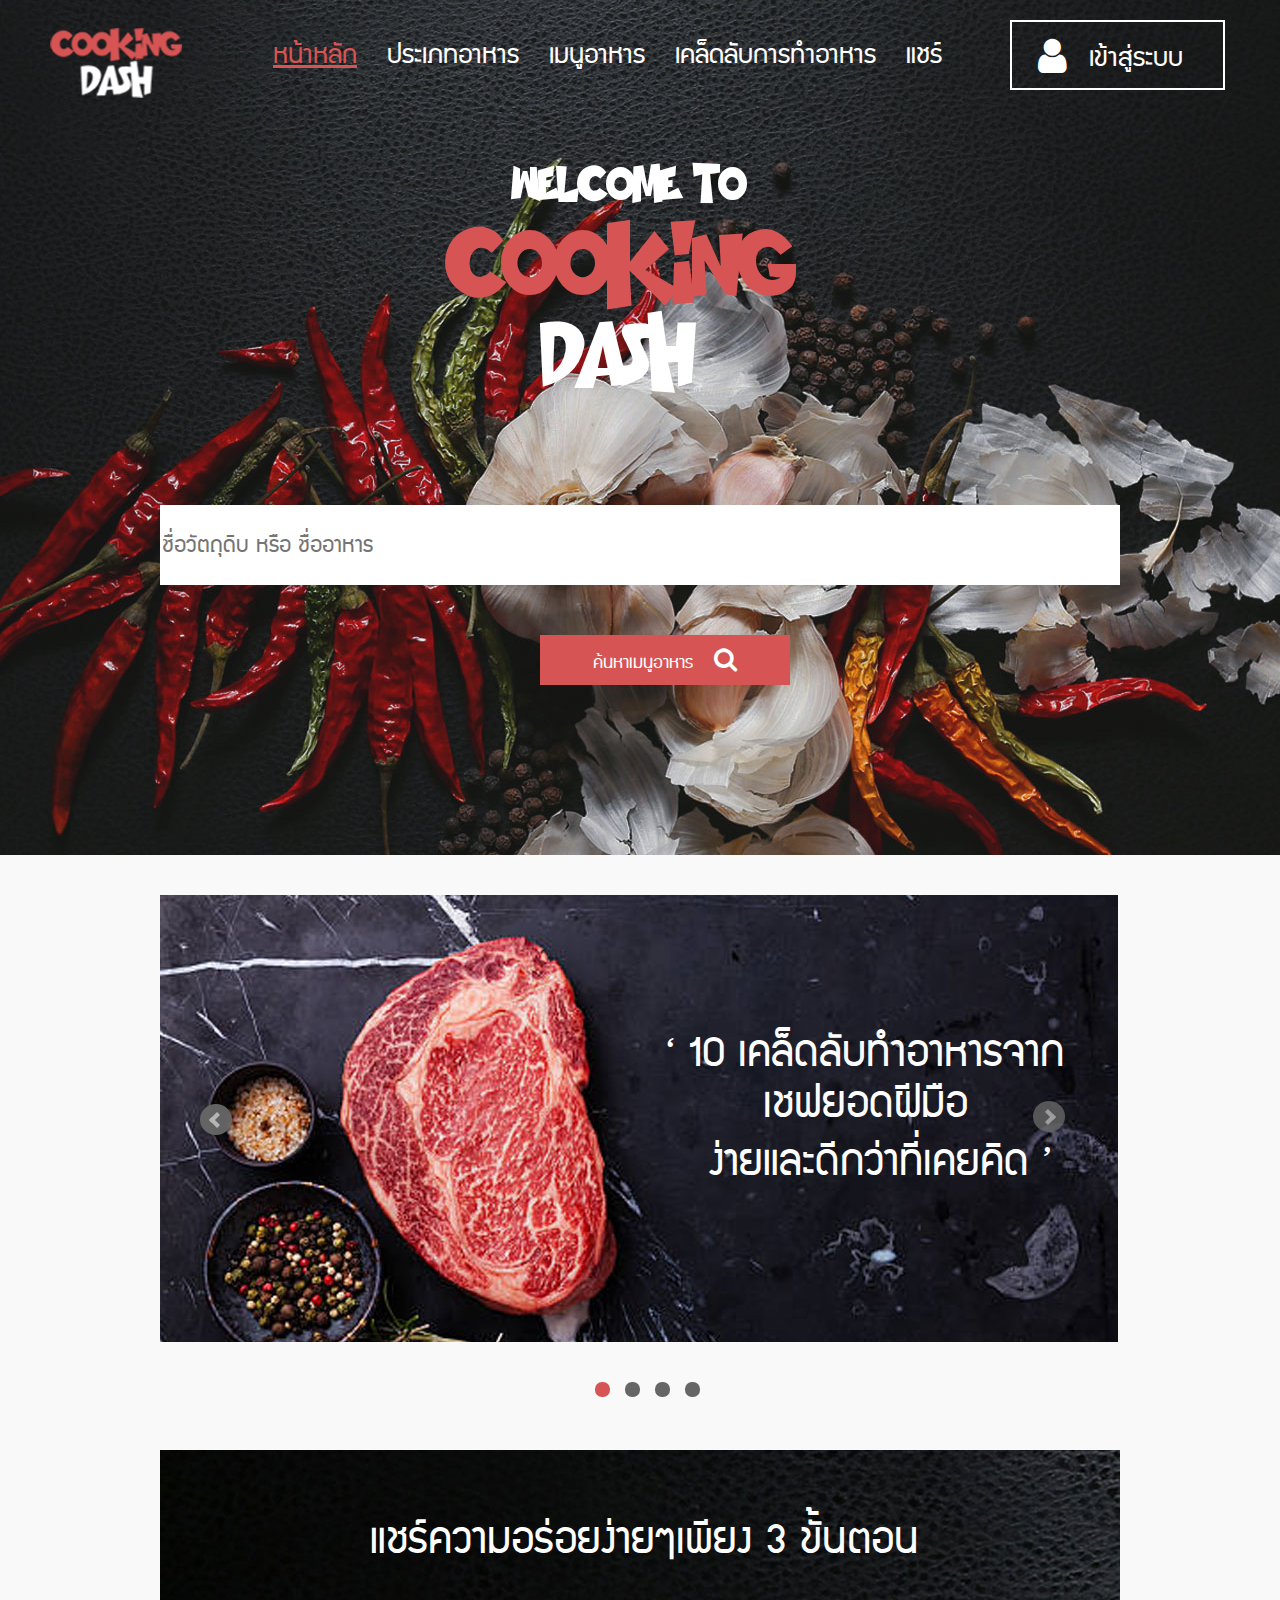
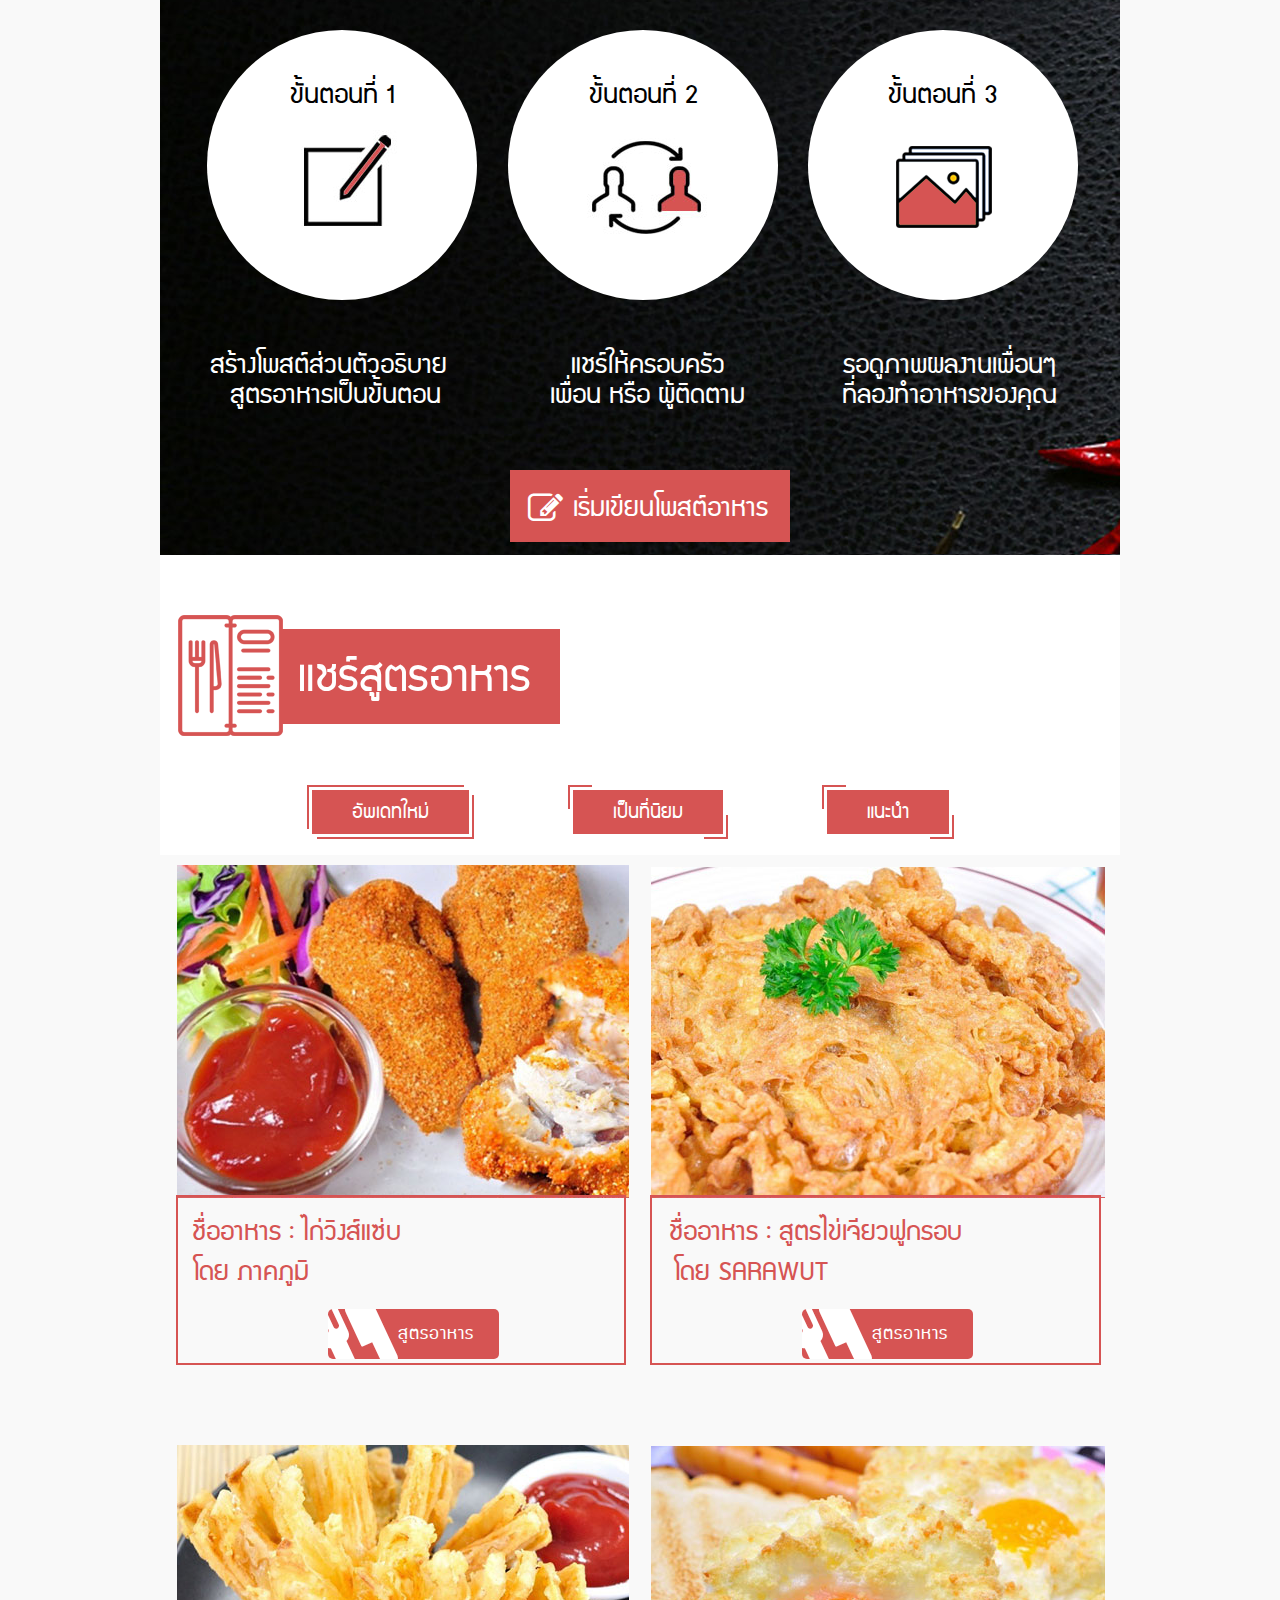
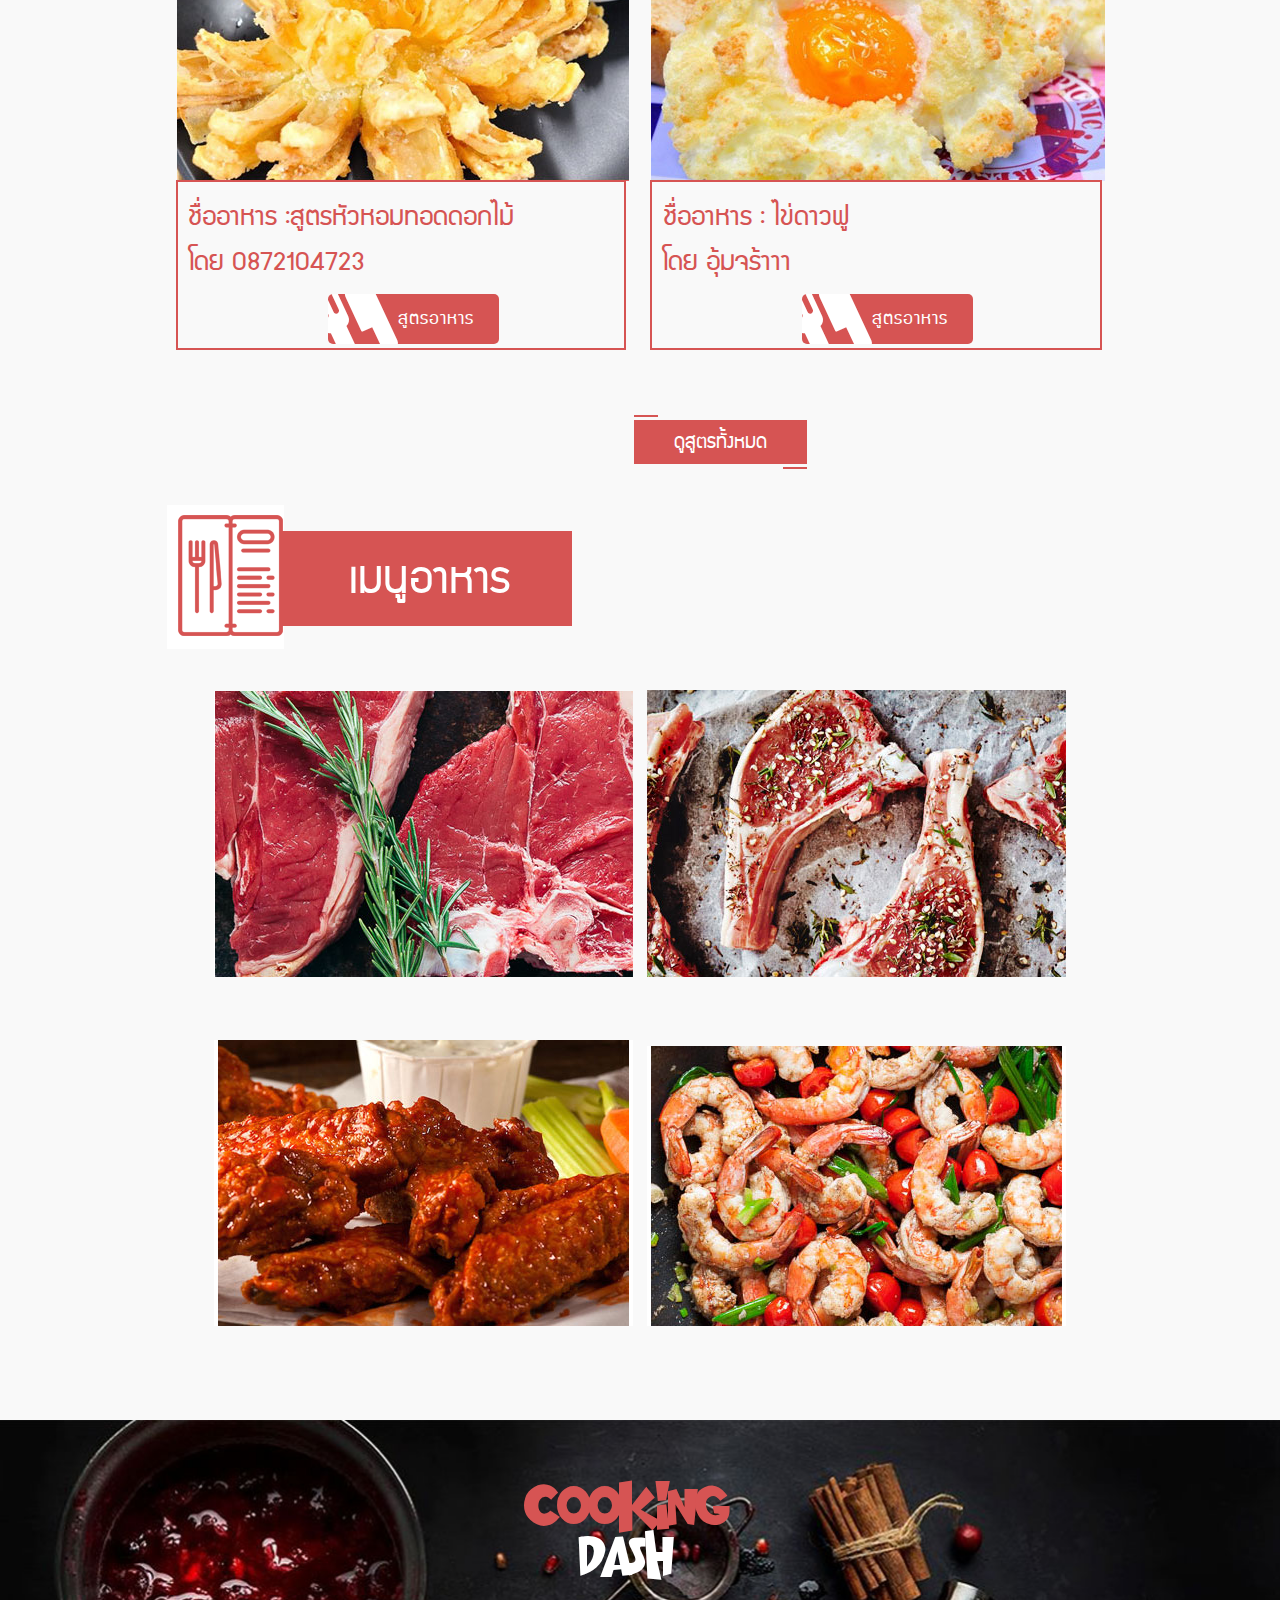
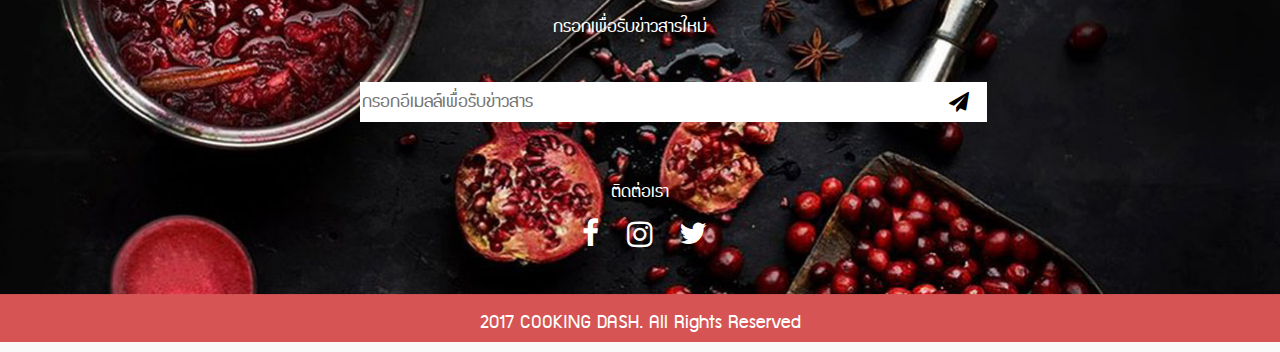
<file: index.html>
<!DOCTYPE html>
<html lang="en" class="no-js">
<html>

<head>
  <meta charset="utf-8">
  <title></title>
  <link rel="stylesheet" href="css/reset.css">
  <link rel="stylesheet" href="css/font-awesome.min.css">
  <link rel="stylesheet" href="css/font-awesome.css">
  <link rel="stylesheet" href="css/style.css">
  <link rel="stylesheet" type="text/css" href="css/jquery.bxslider.css">
  <link rel="stylesheet" type="text/css" href="css/font-awesome.css">
		<script type="text/javascript" src="js/jquery.min.js"></script>
		<script type="text/javascript" src="js/jquery.bxslider.js"></script>
    		<link href="css/lightbox.css" rel="stylesheet">
        <meta http-equiv="X-UA-Compatible" content="IE=edge,chrome=1">
    		<meta name="viewport" content="width=device-width, initial-scale=1.0">
    		<meta name="description" content="" />
    		<meta name="keywords" content="" />
    		<meta name="author" content="Codrops" />
    		<link rel="shortcut icon" href="../favicon.ico">
    		<link rel="stylesheet" type="text/css" href="css/default.css" />
    		<link rel="stylesheet" type="text/css" href="css/component.css" />
    		<script src="js/modernizr.custom.js"></script>
        <script src="js/toucheffects.js"></script>
        <link rel="shortcut icon" href="images/favicon.ico" type="image/x-icon">
<link rel="icon" href="images/favicon.ico" type="image/x-icon">
</head>


<div class="header">

  <div class="wrapper">

  <ul class="listmenu">
  <li> <a href="#"><img src="images/lg1.png" alt=""></a></li>
  <li> <a class="active" href="index.html"> หน้าหลัก</a></li>
  <li> <a href="cooking.html">ประเภทอาหาร</a></li>
  <li> <a href="#"> เมนูอาหาร</a></li>
  <li> <a href="tips.html"> เคล็ดลับการทำอาหาร</a></li>
  <li> <a href="#"> แชร์</a></li>
<div class="login">
  <h1><i class="fa fa-user" aria-hidden="true"></i></h1>
<div class="login1">
  <a href="login.html">เข้าสู่ระบบ</a>

</div>


</div>  <!--  login -->
  </ul>  <!--  listmenu -->
</div>

</div>

<div class="clearfix"></div>





<div class="wrapper">


  <div class="fontmenu">
    <h1>WELCOME TO</h1>
    <h2>COOKING</h2>
    <h3>DASH</h3>
  </div>  <!--  font-menu -->

  <div class="search">
  					<input type="text" name="search" placeholder= "ชื่อวัตถุดิบ หรือ ชื่ออาหาร">

  </div><!-- search -->


  <div class="box_send">
        <div id="send">
          	<button type="button" name="button">ค้นหาเมนูอาหาร &nbsp; <i class="fa fa-search" aria-hidden="true"></i></button>


        </div>  <!--  box_send -->

</div> <!-- รูปภาพ -->




<div class="cooking">

  <ul class="bxslider">
      <li>
      <div class="pic-1">


       <img src="images/picture_04.jpg" />
       <p class="text_picture_04_1">‘ 10 เคล็ดลับทำอาหารจาก</p>
			 <p class="text_picture_04_2">เชฟยอดฝีมือ</p>
       <p class="text_picture_04_3">ง่ายและดีกว่าที่เคยคิด ’</p>

</div> <!-- pic-1 -->



      </li>

      <li>
      <div class="pic-2">
       <img src="images/111.jpg" />



      </div> <!-- pic-2 -->
      </li>

      <li>
      <div class="pic-3">
       <!-- <img src="images/fish_01.jpg" /> -->



      </li>

      <li>
      <div class="pic-4">
       <!-- <img src="images/chic_01.jpg" /> -->

      </div> <!-- pic-3 -->
      </li>
    </ul> <!-- bxslider -->
  </div><!--  cooking -->
</div>

<script type="text/javascript">
 $('.bxslider').bxSlider({
  auto: true
  });
</script>

<!-- end slider -->
</div>



<div class="wrapper">


<div class="imageshare">

  <div class="boxnameshare">
<h1>แชร์ความอร่อยง่ายๆเพียง 3 ขั้นตอน</h1>
</div> <!-- ข้อความหัวข้อ -->

<div class="boxcircle">
<div class="circle1">
<div class="circle_1">
<h1>ขั้นตอนที่ 1</h1>
<img src="images/p_09.jpg" alt="">


</div><!--  วงกลม1-->
</div> <!--  กล่องวงกลม1-->


<div class="circle2">
    <div class="circle_2">
      <h1>ขั้นตอนที่ 2</h1>
      <img src="images/p_03.jpg" alt="">


    </div><!--  วงกลม2-->
</div> <!--  กล่องวงกลม2-->


  <div class="circle3">
    <div class="circle_3">
      <h1>ขั้นตอนที่ 3</h1>
      <img src="images/p_06.png" alt="">


    </div><!--  วงกลม3-->
  </div><!--  กล่องวงกลม3-->


</div> <!--  กล่องสี่เหลี่ยมวงกลม -->




<div class="boxmes">
  <div class="namebox1">
    <h1>สร้างโพสต์ส่วนตัวอธิบาย<br>&nbsp;สูตรอาหารเป็นขั้นตอน</h1>


  </div><!-- กล่อง1-->




  <div class="namebox2">
    <h1>&nbsp;แชร์ให้ครอบครัว<br>&nbsp;เพื่อน หรือ ผู้ติดตาม</h1>

  </div><!-- กล่อง2-->





  <div class="namebox3">
      <h1>รอดูภาพผลงานเพื่อนๆ<br> ที่ลองทำอาหารของคุณ</h1>


  </div><!-- กล่อง3-->


<div class="writepost">
  <div class="inpost">
    <i class="fa fa-pencil-square-o" aria-hidden="true"></i>
    <a href="post.html">เริ่มเขียนโพสต์อาหาร</a>

  </div><!-- กล่องในเขียนโพส-->

</div><!-- เขียนโพส-->
</div><!-- กล่องข้อความ-->
</div><!-- กล่องใหญ่ข้อความ-->
</div>


<div class="wrapper">
<div class="allsharefood">
  <div class="namesharefood">
    <img src="images/p_15.png" alt="">
  <div class="boxnamesharefood">
    <h1>แชร์สูตรอาหาร</h1>

  </div>

</div><!-- ชื่อสูตรอาหาร-->




<div class="buttonhover">
  <button class="snip1562 hover">อัพเดทใหม่</button>
  <button class="snip1562">เป็นที่นิยม</button>
  <button class="snip1562">แนะนำ</button>

</div>
</div>
</div>


<div class="wrapper">
<div class="pic4">

<div class="pic1-2">
  <figure class="snip1550">
    <img src="images/picture_11.jpg" alt="sample67" />
    <div class="icons"><a><i class="fa fa-heart" aria-hidden="true"></i></a><a><i class="fa fa-play" aria-hidden="true"></i></a><a><i class="fa fa-share-alt" aria-hidden="true"></i></a></div>
  </figure>
  <figure class="snip1550 "><img src="images/picture_14.jpg" alt="sample66" />
    <div class="icons"><a><i class="fa fa-heart" aria-hidden="true"></i></a><a><i class="fa fa-play" aria-hidden="true"></i></a><a><i class="fa fa-share-alt" aria-hidden="true"></i></a></div>
  </figure>

</div>

<div class="pic1-2border">
  <div class="box1-2right">
    <h1>ชื่ออาหาร : ไก่วิงส์แซ่บ</h1>
      <h2> โดย ภาคภูมิ</h2>
      <div class="inbox1-2right">
      <button class="snip1434">สูตรอาหาร<i class="fa fa-cutlery" aria-hidden="true"></i></button>
      </div>
</div>

<div class="box2-1right">
  <h1>ชื่ออาหาร : สูตรไข่เจียวฟูกรอบ</h1>
    <h2> โดย SARAWUT</h2>
    <div class="inbox2-1right">
      <button class="snip1434">สูตรอาหาร<i class="fa fa-cutlery" aria-hidden="true"></i></button>
    </div>
</div>
  </div>



 <div class="pic1-21">
    <figure class="snip1550">
      <img src="images/picture_18.jpg" alt="" />
      <div class="icons"><a><i class="fa fa-heart" aria-hidden="true"></i></a><a><i class="fa fa-play" aria-hidden="true"></i></a><a><i class="fa fa-share-alt" aria-hidden="true"></i></a></div>
    </figure>
    <figure class="snip1550 "><img src="images/picture_19.jpg" alt="sample66" />
      <div class="icons"><a><i class="fa fa-heart" aria-hidden="true"></i></a><a><i class="fa fa-play" aria-hidden="true"></i></a><a><i class="fa fa-share-alt" aria-hidden="true"></i></a></div>
  </div>

<div class="pic1-2border1">
    <div class="box1-2right2">
      <h1>ชื่ออาหาร :สูตรหัวหอมทอดดอกไม้</h1>
        <h2> โดย 0872104723</h2>
        <div class="inbox1-2right2">

          <button class="snip1434">สูตรอาหาร<i class="fa fa-cutlery" aria-hidden="true"></i></button>
        </div>
  </div>

  <div class="box2-1right1">
    <h1>ชื่ออาหาร : ไข่ดาวฟู</h1>
      <h2> โดย อุ้มจร้าาา</h2>
      <div class="inbox2-1right1">
        <button class="snip1434">สูตรอาหาร<i class="fa fa-cutlery" aria-hidden="true"></i></button>
      </div>
      </div>
  </div>
</div>    <!-- pic4-->
</div>





<div class="seeall">
    <button class="snip1582">ดูสูตรทั้งหมด</button>
</div>


<div class="wrapper">
<div class="allsharefood2">
  <div class="namesharefood2">
    <img src="images/p_15.png" alt="">
      <div class="boxnamesharefood2">
        <h1>เมนูอาหาร</h1>

      </div>
  </div>
</div>

</div>






<div class="wrapper">


<div class="picjava">


  <figure class="snip1538">
    <img src="images/picture_31.jpg" alt="sample83" />
    <figcaption>
      <h3>pork <span>เมนูเนื้อหมู</span></h3>
    </figcaption>
    <a href="#"></a>
  </figure>
  <figure class="snip1538 "><img src="images/picture_23.jpg" alt="sample109" />
    <figcaption>
      <h3>beef <span>เมนูเนื้อวัว</span></h3>
    </figcaption>


</div>

<div class="picjava1">

    <figure class="snip15388">
      <img src="images/picture_26.jpg" alt="sample83" />
      <figcaption>
        <h3>chicken <span>เมนูเนื้อไก่</span></h3>
      </figcaption>
      <a href="#"></a>
    </figure>
    <figure class="snip15388 "><img src="images/picture_34.jpg" alt="sample109" />
      <figcaption>
        <h3>seafood<span>เมนูทะเล</span></h3>
      </figcaption>

  </div>

</div>
</div>








  <div class="footer">
      <img src="images/p_19.jpg" alt="">





      <div class="colorfooter">
        <div class="wrapper">


        <h1>2017 COOKING DASH. All Rights Reserved</h1>
          </div>
      </div>
  <div class="wrapper">

        <div class="logofooter">
          <h1>cooking</h1>
          <h2>dash</h2>
          <h3>กรอกเพื่อรับข่าวสารใหม่</h3>

        </div>

    <div class="input">
      <div class="massage">
        <div class="search1">
        					<input type="text" name="search" placeholder= "กรอกอีเมลล์เพื่อรับข่าวสาร"><i class="fa fa-paper-plane" aria-hidden="true"></i>

        </div><!-- search -->





      </div>


        			<div class="contact">
                <h1>ติดต่อเรา</h1>
                <h2><i class="fa fa-facebook" aria-hidden="true"></i></h2>
                <h3><i class="fa fa-instagram" aria-hidden="true"></i></h3>
                <h4><i class="fa fa-twitter" aria-hidden="true"></i></h4>

        			</div>
      </div>


</div>


    </div><!-- footer-->
</file>
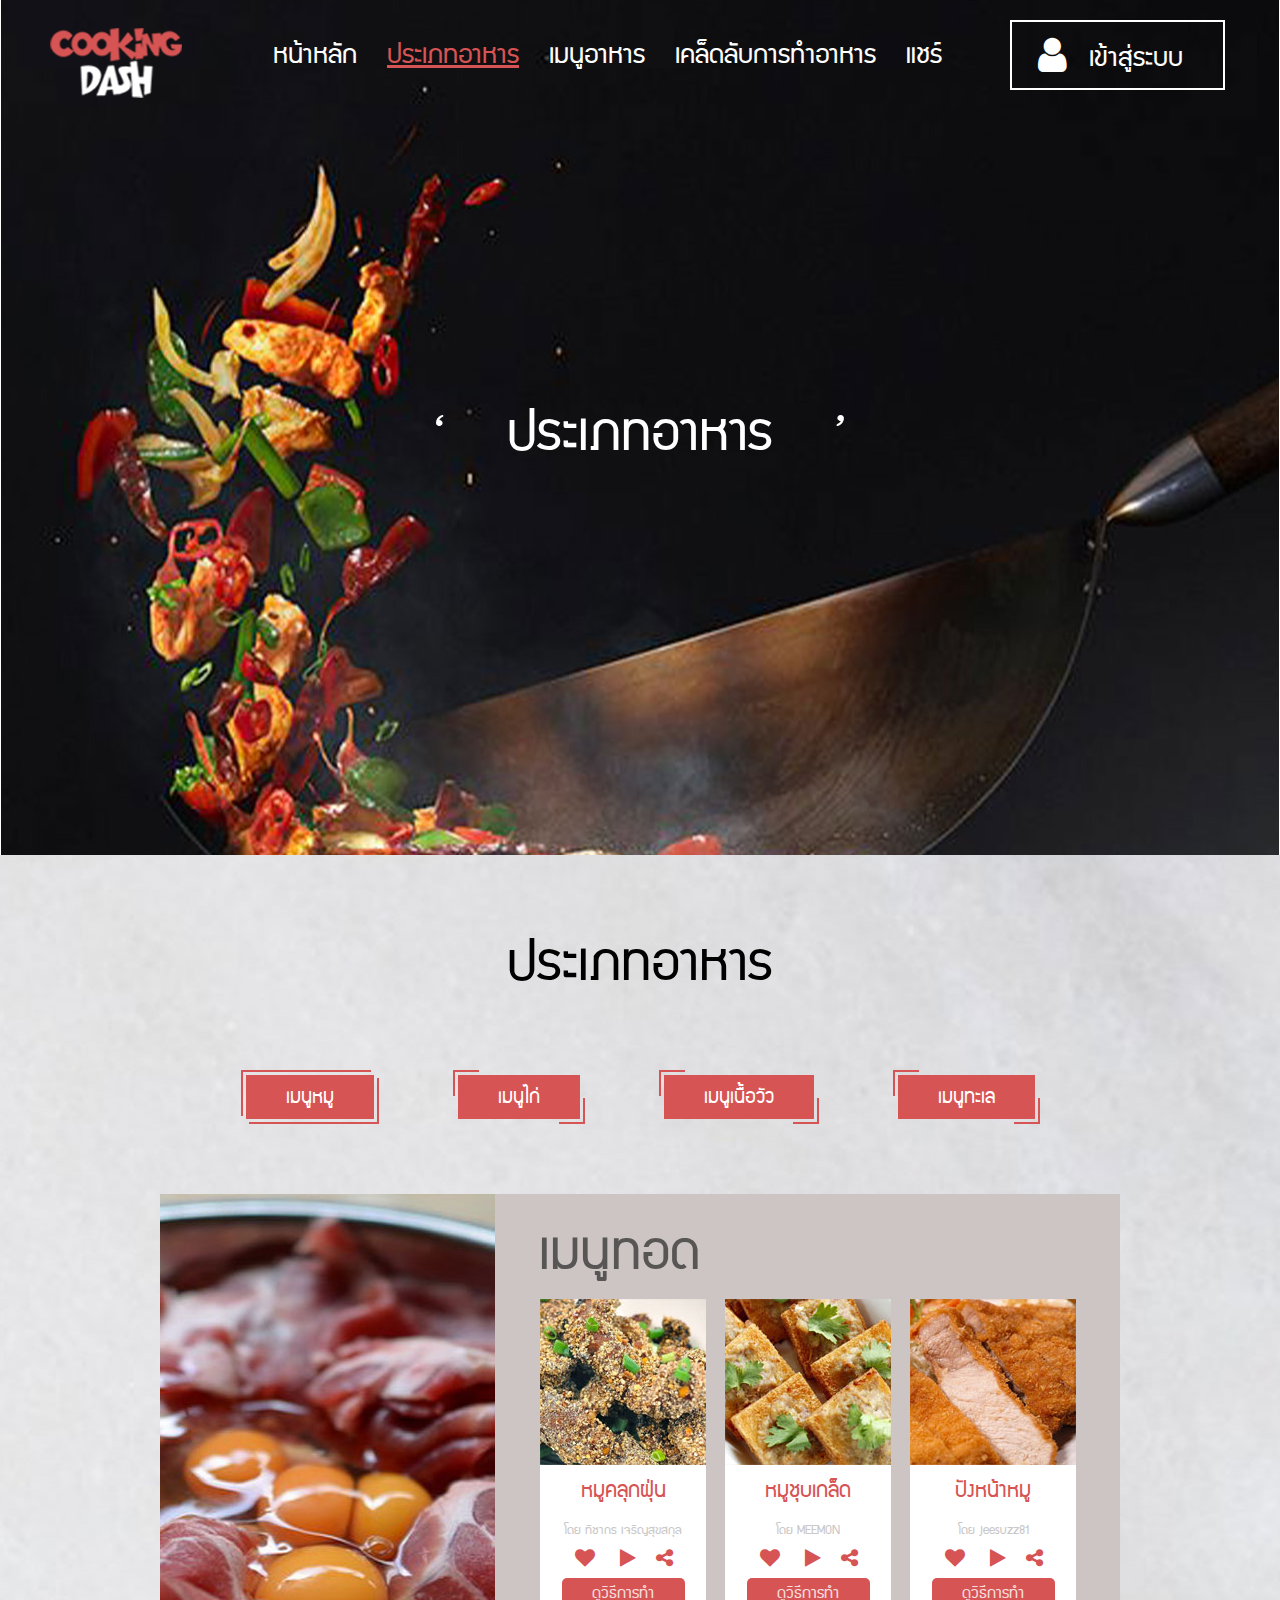
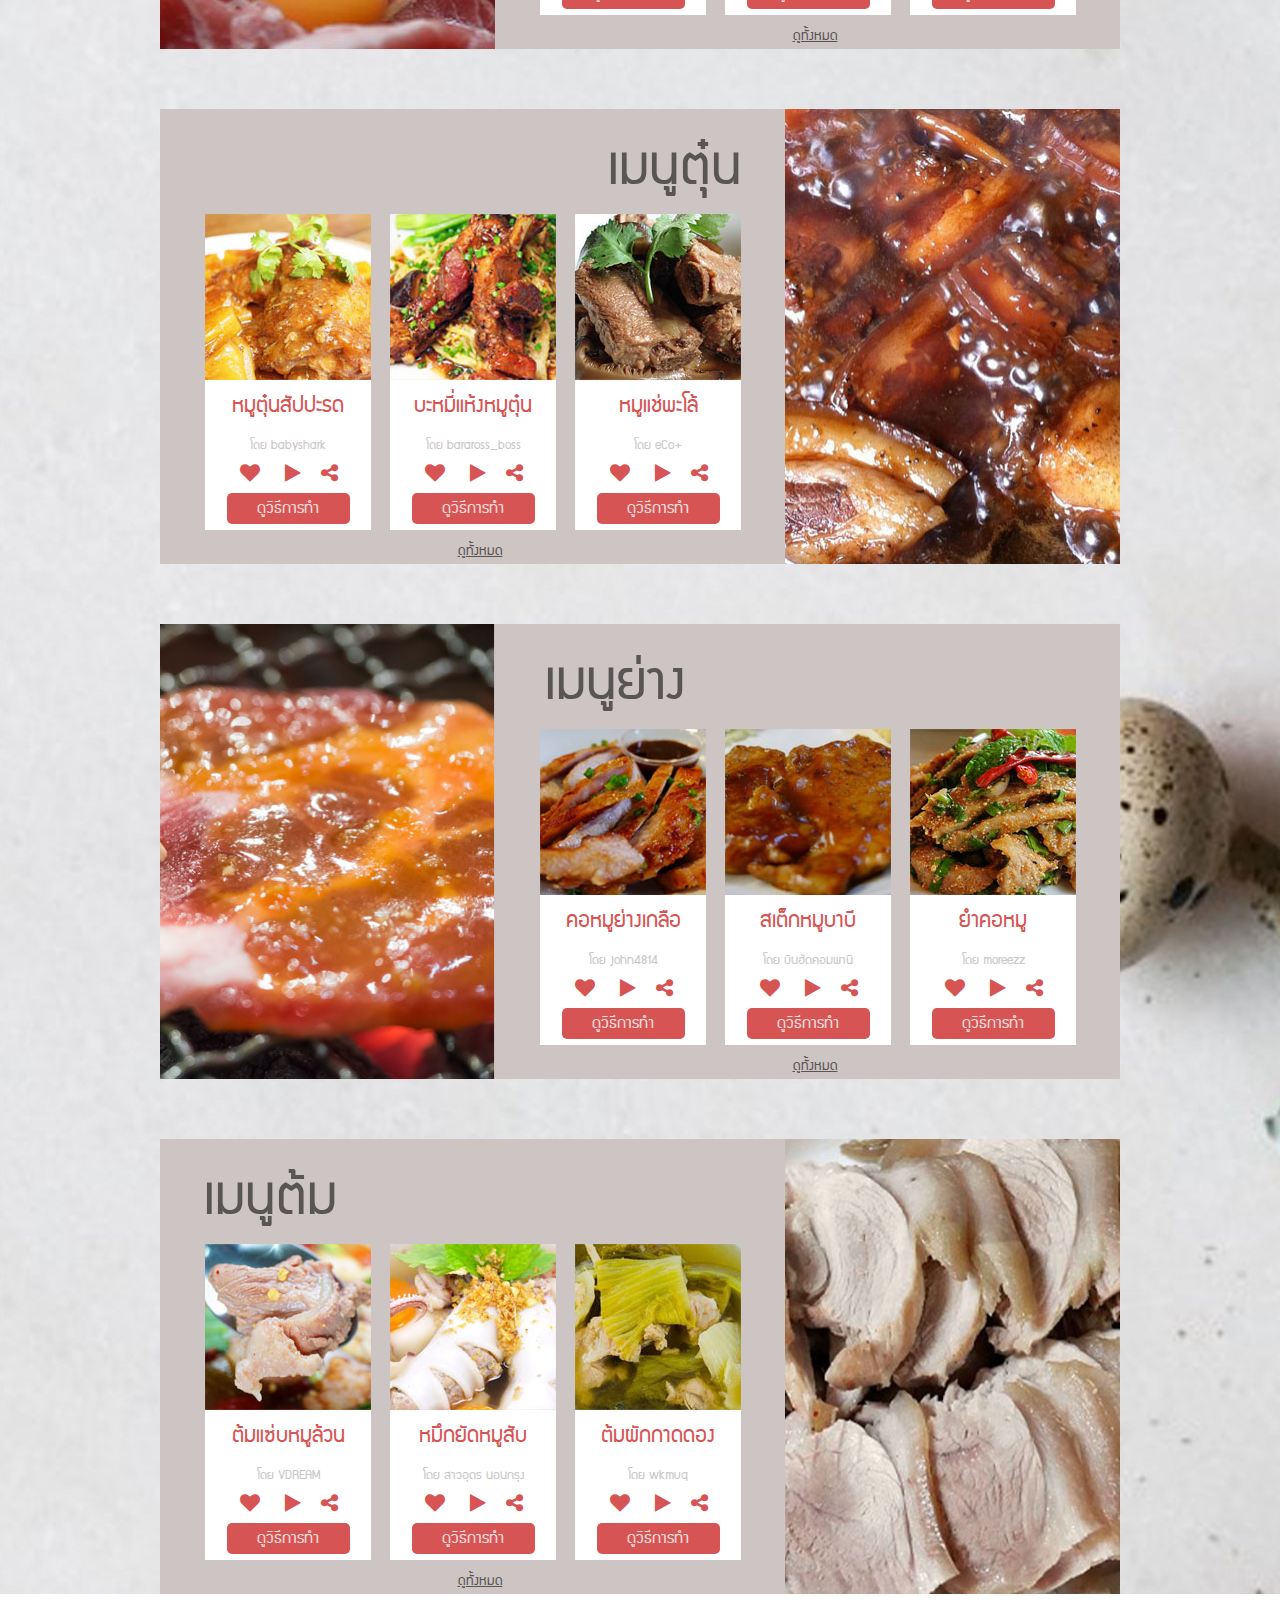
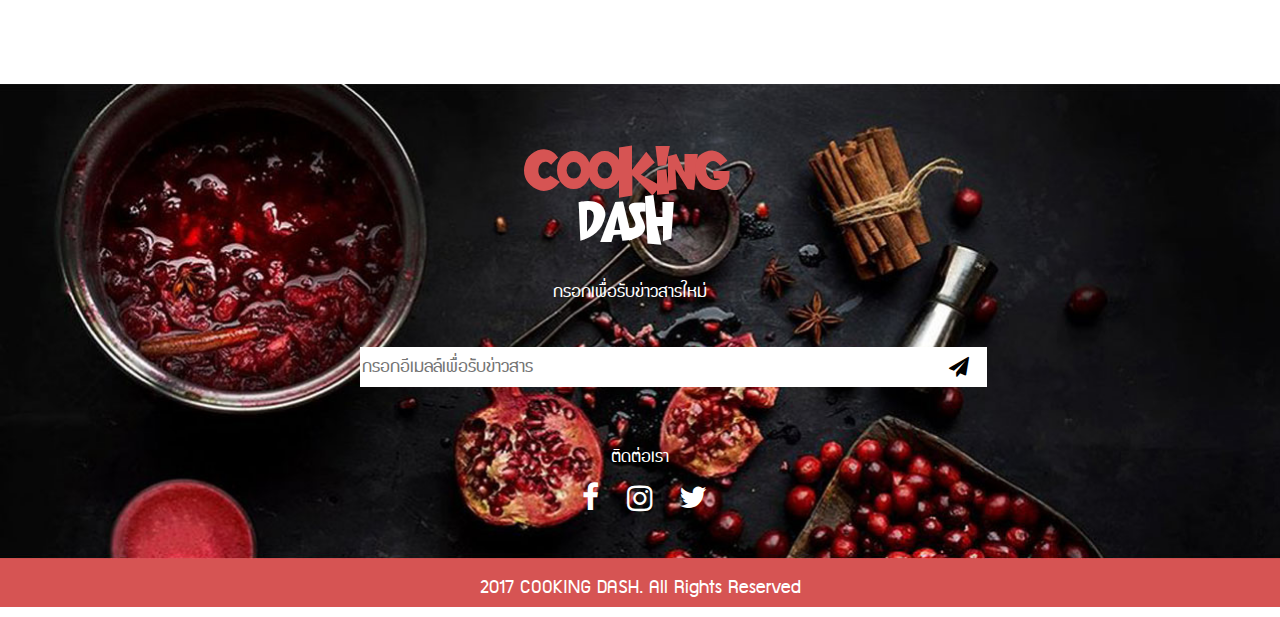
<file: cooking.html>
<!DOCTYPE html>
<html>

<head>
  <meta charset="utf-8">
  <title></title>
  <link rel="stylesheet" href="css/reset.css">
  <link rel="stylesheet" href="css/font-awesome.min.css">
  <link rel="stylesheet" href="css/font-awesome.css">
  <link rel="stylesheet" href="css/style.css">
  <link rel="stylesheet" href="css/style2.css">
  <link rel="stylesheet" type="text/css" href="css/jquery.bxslider.css">
		<script type="text/javascript" src="js/jquery.min.js"></script>
		<script type="text/javascript" src="js/jquery.bxslider.js"></script>
		<link rel="shortcut icon" href="images/favicon.ico" type="image/x-icon">
		<link rel="icon" href="images/favicon.ico" type="image/x-icon">
		<link href="css/lightbox.css" rel="stylesheet">
    <link rel="shortcut icon" href="images/favicon.ico" type="image/x-icon">
<link rel="icon" href="images/favicon.ico" type="image/x-icon">


</head>



<div class="header">

  <div class="wrapper">

  <ul class="listmenu">
  <li> <a href="#"><img src="images/lg1.png" alt=""></a></li>
  <li> <a href="index.html"> หน้าหลัก</a></li>
  <li> <a class="active" href="cooking.html">ประเภทอาหาร</a></li>
  <li> <a href="#"> เมนูอาหาร</a></li>
  <li> <a href="tips.html"> เคล็ดลับการทำอาหาร</a></li>
  <li> <a href="#"> แชร์</a></li>
<div class="login">
  <h1><i class="fa fa-user" aria-hidden="true"></i></h1>
<div class="login1">
  <a href="login.html">เข้าสู่ระบบ</a>

</div>


</div>  <!--  login -->
  </ul>  <!--  listmenu -->
</div>

</div>



<div class="wrapper">


  <div class="fontheader">
          <h1> ‘ &nbsp; ประเภทอาหาร &nbsp; ’</h1>
  </div> <!-- fontheader -->

</div>

<div class="clearfix"></div>


  <div class="picegg">

<div class="wrapper">

  <div class="fontweb">
    <h1>ประเภทอาหาร </h1>
  </div>





<div class="boxmenucooking">





  <button class="snip1562 hover">เมนูหมู</button>
  <button class="snip1562 ">เมนูไก่</button>
  <button class="snip1562">เมนูเนื้อวัว</button>
  <button class="snip1562">เมนูทะเล</button>

</div>
  </div>




<div class="wrapper">



  <div class="box_food">

            <div class="picleft">
              <img src="images/page2_05.jpg" alt="">
            </div>

          <div class="picright">
            <div class="name1">
              <h1>เมนูทอด</h1>
              <h2>ดูทั้งหมด</h2>

            </div>

            <div class="picinright">


              <div class="picinright_1">
                <div class="picinright_1_1">
                  <img src="images/page2_11.jpg" alt="">
                  </div><!-- picinright_1_1 -->
                  <div class="picinright_1_11">
                    <h1>หมูคลุกฝุ่น</h1><br>
                    <h2>โดย ทิชากร  เจริญสุขสกุล</h2>
                    <h3><i class="fa fa-heart" aria-hidden="true"></i></h3>
                    <h4><i class="fa fa-play" aria-hidden="true"></i></h4>
                    <h5><i class="fa fa-share-alt" aria-hidden="true"></i></h5>
                    <button class="snip0050"><span> ดูวิธีการทำ</span> <a href="menu1.html"> <i class="fa fa-eye" aria-hidden="true"></i></a></button>
             </div><!-- picinright_1_11 -->
           </div><!-- picinright_1 -->


           <div class="picinright_2">
             <div class="picinright_1_1">
               <img src="images/page2_14.jpg" alt="">
               </div><!-- picinright_1_1 -->
               <div class="picinright_1_11">
                 <h1>หมูชุบเกล็ด</h1><br>
                 <h2>โดย MEEMON</h2>
                 <h3><i class="fa fa-heart" aria-hidden="true"></i></h3>
                 <h4><i class="fa fa-play" aria-hidden="true"></i></h4>
                 <h5><i class="fa fa-share-alt" aria-hidden="true"></i></h5>
                <button class="snip0050"><span>ดูวิธีการทำ</span><i class="fa fa-eye" aria-hidden="true"></i></button>
          </div><!-- picinright_1_11 -->
        </div><!-- picinright_1 -->


        <div class="picinright_3">
          <div class="picinright_1_1">
            <img src="images/pp_03.jpg" alt="">
            </div><!-- picinright_1_1 -->
            <div class="picinright_1_11">
              <h1>ปังหน้าหมู</h1><br>
              <h2>โดย jeesuzz81</h2>
              <h3><i class="fa fa-heart" aria-hidden="true"></i></h3>
              <h4><i class="fa fa-play" aria-hidden="true"></i></h4>
              <h5><i class="fa fa-share-alt" aria-hidden="true"></i></h5>
              <button class="snip0050"><span>ดูวิธีการทำ</span><i class="fa fa-eye" aria-hidden="true"></i></button>
       </div><!-- picinright_1_11 -->
      </div><!-- picinright_1 -->

</div> <!-- picinright -->

</div> <!-- picright -->

</div><!-- box_food -->





</div>





<div class="wrapper">


  <div class="box_food">



  <div class="picright1">
    <div class="name2">
      <h1>เมนูตุ๋น</h1>
      <h2>ดูทั้งหมด</h2>

    </div>

    <div class="picinright1">


      <div class="picinright_1">
        <div class="picinright_1_1">
          <img src="images/pic_07.jpg" alt="">
          </div><!-- picinright_1_1 -->
          <div class="picinright_1_11">
            <h1>หมูตุ๋นสัปปะรด</h1><br>
            <h2>โดย babyshark</h2>
            <h3><i class="fa fa-heart" aria-hidden="true"></i></h3>
            <h4><i class="fa fa-play" aria-hidden="true"></i></h4>
            <h5><i class="fa fa-share-alt" aria-hidden="true"></i></h5>
            <button class="snip0050"><span> ดูวิธีการทำ</span> <a href="menu2.html"> <i class="fa fa-eye" aria-hidden="true"></i></a></button>
     </div><!-- picinright_1_11 -->
   </div><!-- picinright_1 -->


   <div class="picinright_2">
     <div class="picinright_1_1">
       <img src="images/pic_09.jpg" alt="">
       </div><!-- picinright_1_1 -->
       <div class="picinright_1_11">
         <h1>บะหมี่แห้งหมูตุ๋น</h1><br>
         <h2>โดย baraross_boss</h2>
         <h3><i class="fa fa-heart" aria-hidden="true"></i></h3>
         <h4><i class="fa fa-play" aria-hidden="true"></i></h4>
         <h5><i class="fa fa-share-alt" aria-hidden="true"></i></h5>
         <button class="snip0050"><span>ดูวิธีการทำ</span><i class="fa fa-eye" aria-hidden="true"></i></button>
  </div><!-- picinright_1_11 -->
  </div><!-- picinright_1 -->


  <div class="picinright_3">
  <div class="picinright_1_1">
    <img src="images/page2_28.jpg" alt="">
    </div><!-- picinright_1_1 -->
    <div class="picinright_1_11">
      <h1>หมูแช่พะโล้</h1><br>
      <h2>โดย eCo+</h2>
      <h3><i class="fa fa-heart" aria-hidden="true"></i></h3>
      <h4><i class="fa fa-play" aria-hidden="true"></i></h4>
      <h5><i class="fa fa-share-alt" aria-hidden="true"></i></h5>
      <button class="snip0050"><span>ดูวิธีการทำ</span><i class="fa fa-eye" aria-hidden="true"></i></button>
  </div><!-- picinright_1_11 -->
  </div><!-- picinright_1 -->

  </div> <!-- picinright -->

  </div> <!-- picright -->


  <div class="picleft">
    <img src="images/page2_21.jpg" alt="">
  </div>

  </div><!-- box_food -->




<div class="wrapper">




  <div class="box_food">





     <div class="picleft">
      <img src="images/page2_35.jpg" alt="">
    </div>


      <div class="picright2">
        <div class="name3">
          <h1>เมนูย่าง</h1>
          <h2>ดูทั้งหมด</h2>

        </div>

    <div class="picinright2">


      <div class="picinright_1">
        <div class="picinright_1_1">
          <img src="images/page2_38.jpg" alt="">
          </div><!-- picinright_1_1 -->
          <div class="picinright_1_11">
            <h1>คอหมูย่างเกลือ</h1><br>
            <h2>โดย john4814</h2>
            <h3><i class="fa fa-heart" aria-hidden="true"></i></h3>
            <h4><i class="fa fa-play" aria-hidden="true"></i></h4>
            <h5><i class="fa fa-share-alt" aria-hidden="true"></i></h5>
            <button class="snip0050"><span>ดูวิธีการทำ</span><i class="fa fa-eye" aria-hidden="true"></i></button>
     </div><!-- picinright_1_11 -->
   </div><!-- picinright_1 -->


   <div class="picinright_2">
     <div class="picinright_1_1">
       <img src="images/page2_40.jpg" alt="">
       </div><!-- picinright_1_1 -->
       <div class="picinright_1_11">
         <h1>สเต็กหมูบาบี</h1><br>
         <h2>โดย บินฮัดคอมพานี</h2>
         <h3><i class="fa fa-heart" aria-hidden="true"></i></h3>
         <h4><i class="fa fa-play" aria-hidden="true"></i></h4>
         <h5><i class="fa fa-share-alt" aria-hidden="true"></i></h5>
         <button class="snip0050"><span>ดูวิธีการทำ</span><i class="fa fa-eye" aria-hidden="true"></i></button>
  </div><!-- picinright_1_11 -->
  </div><!-- picinright_1 -->


  <div class="picinright_3">
  <div class="picinright_1_1">
    <img src="images/page2_42.jpg" alt="">
    </div><!-- picinright_1_1 -->
    <div class="picinright_1_11">
      <h1>ยำคอหมู</h1><br>
      <h2>โดย moreezz</h2>
      <h3><i class="fa fa-heart" aria-hidden="true"></i></h3>
      <h4><i class="fa fa-play" aria-hidden="true"></i></h4>
      <h5><i class="fa fa-share-alt" aria-hidden="true"></i></h5>
      <button class="snip0050"><span>ดูวิธีการทำ</span><i class="fa fa-eye" aria-hidden="true"></i></button>
  </div><!-- picinright_1_11 -->
  </div><!-- picinright_1 -->

  </div> <!-- picinright -->

  </div> <!-- picright -->

  </div><!-- box_food -->






</div>




  <div class="box_food">



  <div class="picright3">
    <div class="name4">
      <h1>เมนูต้ม</h1>
      <h2>ดูทั้งหมด</h2>

    </div>

  <div class="picinright4">


  <div class="picinright_1">
      <div class="picinright_1_1">
        <img src="images/page2_52.jpg" alt="">
      </div><!-- picinright_1_1 -->
  <div class="picinright_1_11">
        <h1>ต้มแซ่บหมูล้วน</h1><br>
        <h2>โดย VDREAM</h2>
        <h3><i class="fa fa-heart" aria-hidden="true"></i></h3>
        <h4><i class="fa fa-play" aria-hidden="true"></i></h4>
        <h5><i class="fa fa-share-alt" aria-hidden="true"></i></h5>
  <button class="snip0050"><span>ดูวิธีการทำ</span><i class="fa fa-eye" aria-hidden="true"></i></button>
  </div><!-- picinright_1_11 -->
  </div><!-- picinright_1 -->


  <div class="picinright_2">
  <div class="picinright_1_1">
  <img src="images/page2_54.jpg" alt="">
  </div><!-- picinright_1_1 -->
  <div class="picinright_1_11">
  <h1>หมึกยัดหมูสับ</h1><br>
  <h2>โดย สาวอุดร นอนกรุง</h2>
  <h3><i class="fa fa-heart" aria-hidden="true"></i></h3>
  <h4><i class="fa fa-play" aria-hidden="true"></i></h4>
  <h5><i class="fa fa-share-alt" aria-hidden="true"></i></h5>
  <button class="snip0050"><span>ดูวิธีการทำ</span><i class="fa fa-eye" aria-hidden="true"></i></button>
  </div><!-- picinright_1_11 -->
  </div><!-- picinright_1 -->


  <div class="picinright_3">
  <div class="picinright_1_1">
  <img src="images/page2_56.jpg" alt="">
  </div><!-- picinright_1_1 -->
  <div class="picinright_1_11">
  <h1>ต้มผักกาดดอง</h1><br>
  <h2>โดย  wkmuq</h2>
  <h3><i class="fa fa-heart" aria-hidden="true"></i></h3>
  <h4><i class="fa fa-play" aria-hidden="true"></i></h4>
  <h5><i class="fa fa-share-alt" aria-hidden="true"></i></h5>
  <button class="snip0050"><span>ดูวิธีการทำ</span><i class="fa fa-eye" aria-hidden="true"></i></button>
  </div><!-- picinright_1_11 -->
  </div><!-- picinright_1 -->

  </div> <!-- picinright -->

  </div> <!-- picright -->


  <div class="picleft">
  <img src="images/page2_49.jpg" alt="">
  </div>

  </div><!-- box_food -->














</div>





  </div>






  <div class="footer">
      <img src="images/p_19.jpg" alt="">





      <div class="colorfooter">
        <div class="wrapper">


        <h1>2017 COOKING DASH. All Rights Reserved</h1>
          </div>
      </div>
  <div class="wrapper">

        <div class="logofooter">
          <h1>cooking</h1>
          <h2>dash</h2>
          <h3>กรอกเพื่อรับข่าวสารใหม่</h3>

        </div>

    <div class="input">
      <div class="massage">
        <div class="search1">
        					<input type="text" name="search" placeholder= "กรอกอีเมลล์เพื่อรับข่าวสาร"><i class="fa fa-paper-plane" aria-hidden="true"></i>

        </div><!-- search -->





      </div>


        			<div class="contact">
                <h1>ติดต่อเรา</h1>
                <h2><i class="fa fa-facebook" aria-hidden="true"></i></h2>
                <h3><i class="fa fa-instagram" aria-hidden="true"></i></h3>
                <h4><i class="fa fa-twitter" aria-hidden="true"></i></h4>

        			</div>
      </div>


</div>


    </div><!-- footer-->
</file>
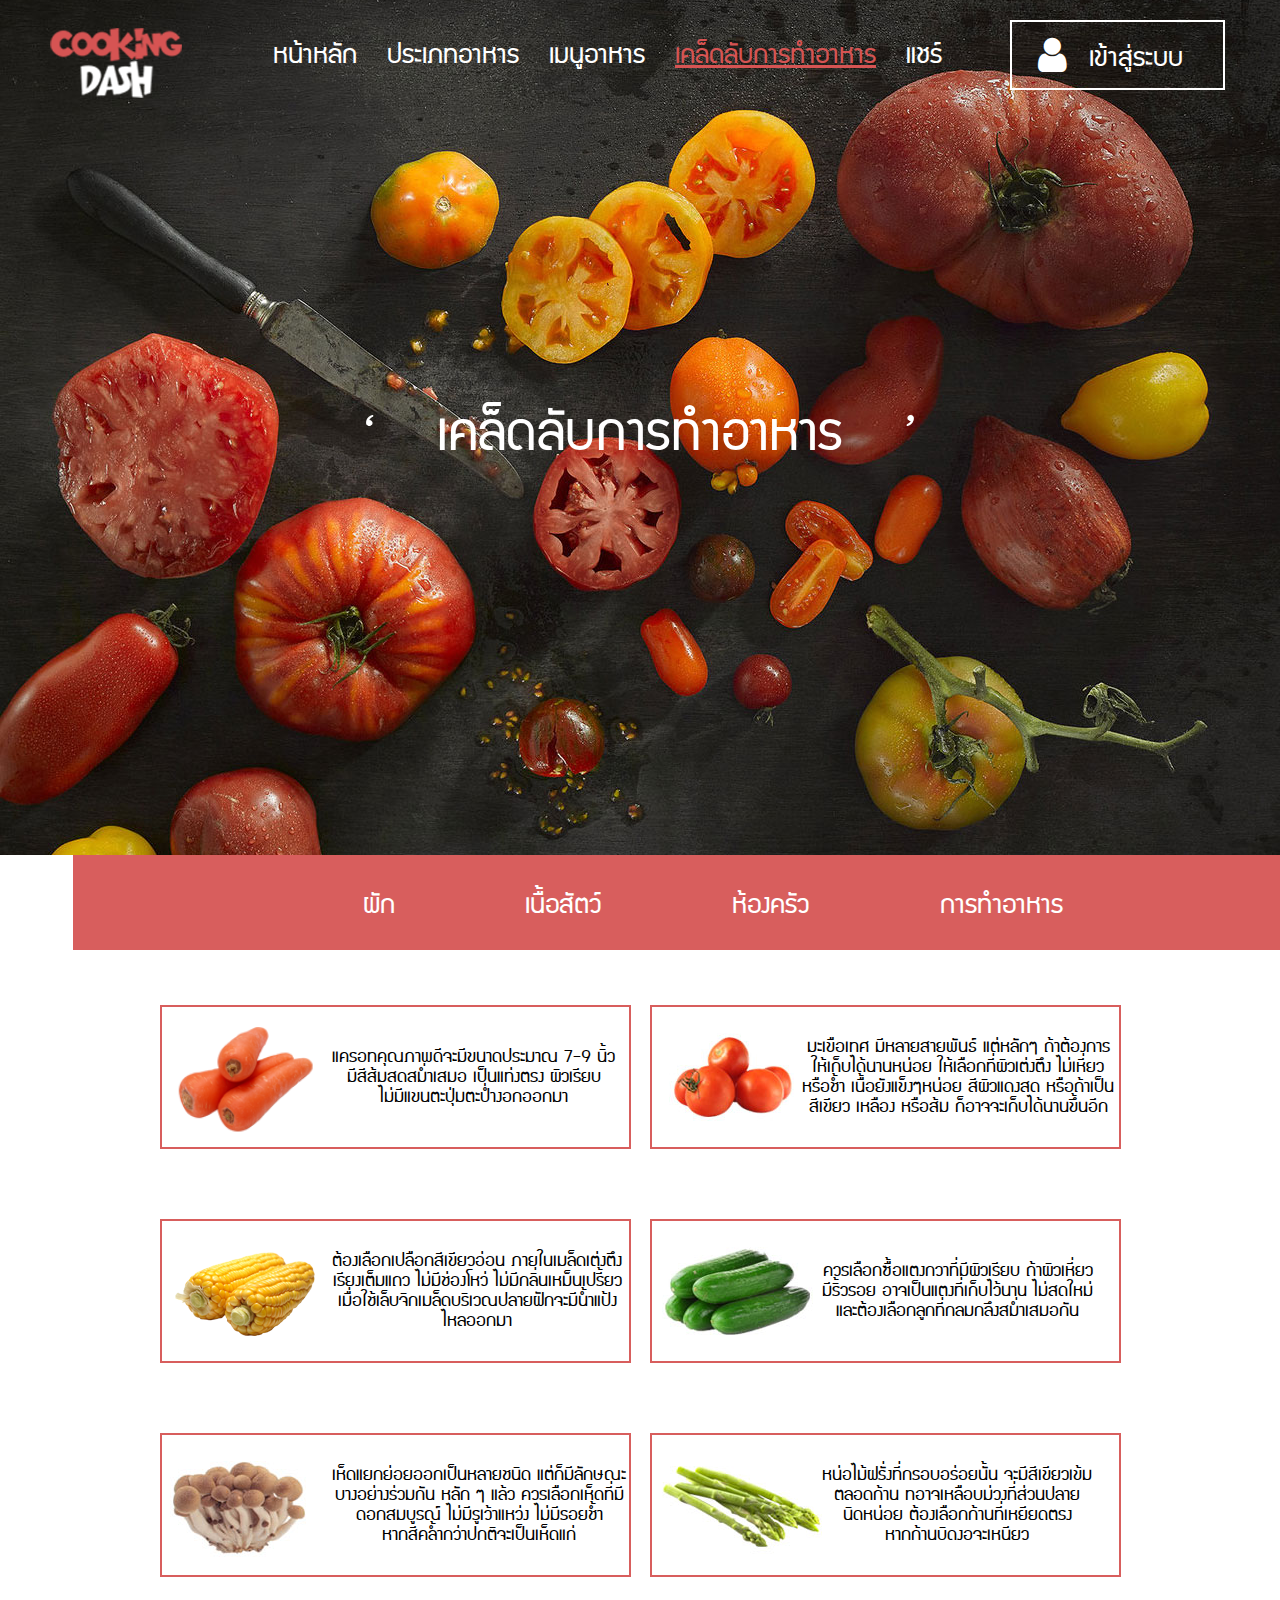
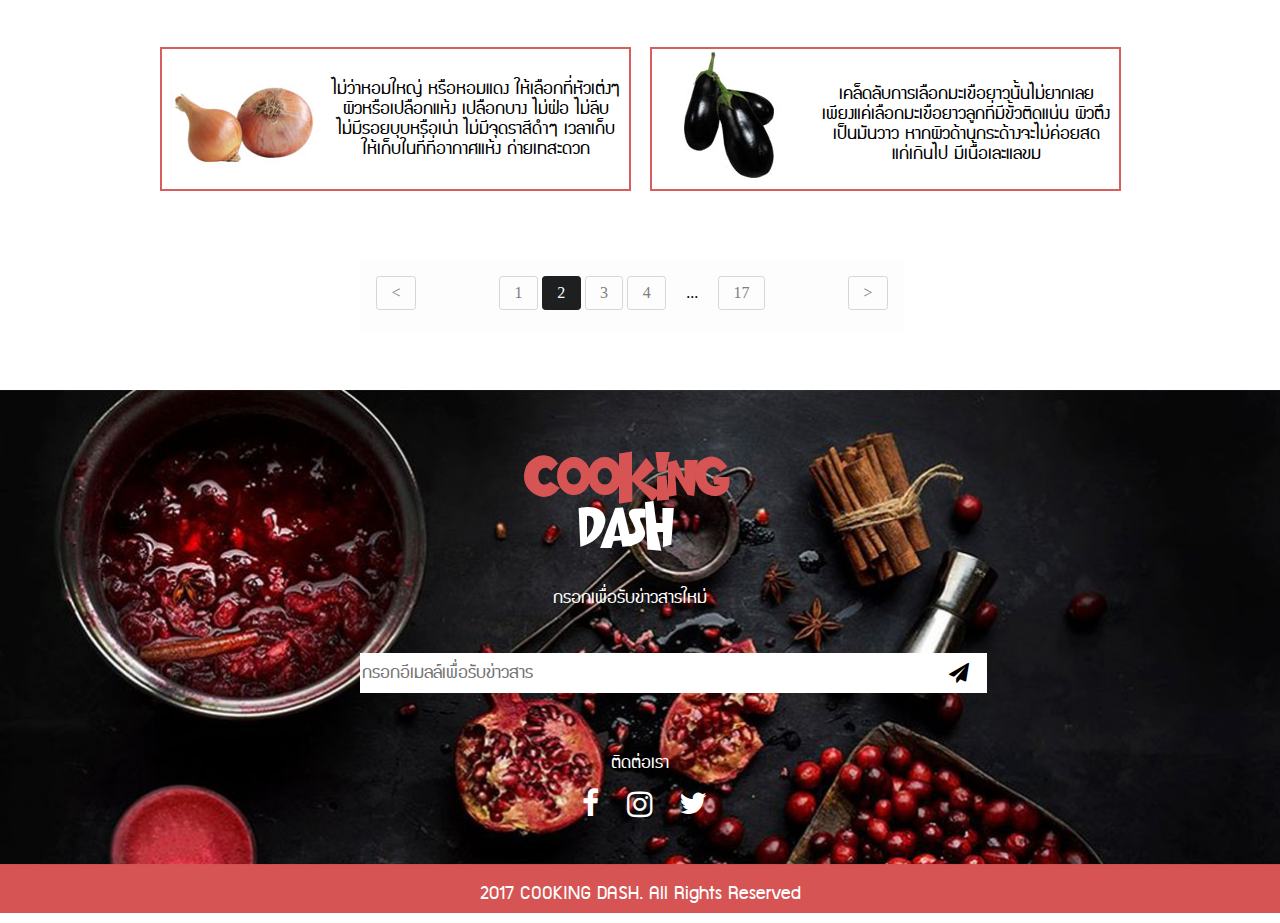
<file: tips.html>
<!DOCTYPE html>
<html>

<head>
  <meta charset="utf-8">
  <title></title>
  <link rel="stylesheet" href="css/reset.css">
  <link rel="stylesheet" href="css/font-awesome.min.css">
  <link rel="stylesheet" href="css/font-awesome.css">
  <link rel="stylesheet" href="css/style.css">
  <link rel="stylesheet" href="css/style2.css">
  <link rel="stylesheet" href="css/styletips.css">
  <link rel="stylesheet" type="text/css" href="css/font-awesome.css">
  <link rel="stylesheet" type="text/css" href="css/jquery.bxslider.css">
		<script type="text/javascript" src="js/jquery.min.js"></script>
		<script type="text/javascript" src="js/jquery.bxslider.js"></script>
		<link rel="shortcut icon" href="images/favicon.ico" type="image/x-icon">
		<link rel="icon" href="images/favicon.ico" type="image/x-icon">
		<link href="css/lightbox.css" rel="stylesheet">
    <link rel="shortcut icon" href="images/favicon.ico" type="image/x-icon">
<link rel="icon" href="images/favicon.ico" type="image/x-icon">


</head>



<div class="header">

  <div class="wrapper">

  <ul class="listmenu">
  <li> <a href="#"><img src="images/lg1.png" alt=""></a></li>
  <li> <a href="index.html"> หน้าหลัก</a></li>
  <li> <a href="cooking.html">ประเภทอาหาร</a></li>
  <li> <a href="#"> เมนูอาหาร</a></li>
  <li> <a class="active" href="tips.html"> เคล็ดลับการทำอาหาร</a></li>
  <li> <a href="#"> แชร์</a></li>
<div class="login">
  <h1><i class="fa fa-user" aria-hidden="true"></i></h1>
<div class="login1">
  <a href="login.html">เข้าสู่ระบบ</a>

</div>


</div>  <!--  login -->
  </ul>  <!--  listmenu -->
</div>

</div>



<div class="wrapper">


  <div class="fontheader">
          <h1> ‘ &nbsp; เคล็ดลับการทำอาหาร &nbsp; ’</h1>
  </div> <!-- fontheader -->

</div>

<div class="clearfix"></div>





  <ul class="menubox">
    <div class="wrapper">
    <div class="boxinmenu">


    <li> <a class="active" href="#">ผัก</a></li>
    <li> <a href="#"> เนื้อสัตว์</a></li>
    <li> <a href="#"> ห้องครัว</a></li>
    <li> <a href="#"> การทำอาหาร</a></li>
  </div>
  </div>
  </ul>





<div class="wrapper">



  <!-- <div class="listvet"> -->
    <div class="listinvet">
      <div class="listleft">


      <div class="boxvet1">
          <div class="picvet1">
            <img src="images/dc_04.png" alt="">

          </div> <!--   picvet1 -->

          <h1>แครอทคุณภาพดีจะมีขนาดประมาณ 7-9 นิ้ว<br>
      มีสีส้มสดสม่ำเสมอ เป็นแท่งตรง ผิวเรียบ<br>
      ไม่มีแขนตะปุ่มตะป่ำงอกออกมา</h1>

    </div> <!--   boxvet1 -->





      <div class="boxvet2">
          <div class="picvet2">
            <img src="images/dc_08.png" alt="">
          </div> <!--   picvet2 -->

      <h1>ต้องเลือกเปลือกสีเขียวอ่อน ภายในเมล็ดเต่งตึง<br>
  เรียงเต็มแถว ไม่มีช่องโหว่ ไม่มีกลิ่นเหม็นเปรี้ยว<br>
  เมื่อใช้เล็บจิกเมล็ดบริเวณปลายฝักจะมีน้ำแป้ง<br>
  ไหลออกมา</h1>

    </div> <!--   boxvet2 -->





        <div class="boxvet3">
          <div class="picvet3">
            <img src="images/dc_18.jpg" alt="">

          </div> <!--   picvet3 -->

      <h1>เห็ดแยกย่อยออกเป็นหลายชนิด แต่ก็มีลักษณะ<br>
  บางอย่างร่วมกัน หลัก ๆ แล้ว ควรเลือกเห็ดที่มี<br>
  ดอกสมบูรณ์ ไม่มีรูเว้าแหว่ง ไม่มีรอยช้ำ<br>
  หากสีคล้ำกว่าปกติจะเป็นเห็ดแก่</h1>

    </div> <!--   boxvet3 -->






        <div class="boxvet4">
          <div class="picvet4">
            <img src="images/dc_26.jpg" alt="">
          </div> <!--   picvet4 -->

      <h1>ไม่ว่าหอมใหญ่ หรือหอมแดง ให้เลือกที่หัวเต่งๆ<br>
  ผิวหรือเปลือกแห้ง  เปลือกบาง  ไม่ฝ่อ ไม่ลีบ<br>
  ไม่มีรอยบุบหรือเน่า ไม่มีจุดราสีดำๆ เวลาเก็บ <br>
  ให้เก็บในที่ที่อากาศแห้ง ถ่ายเทสะดวก  </h1>

    </div> <!--   boxvet4 -->





      </div>



      <div class="listright">


        <div class="boxvet5">
          <div class="picvet5">
            <img src="images/dc_07.jpg" alt="">

          </div> <!--   picvet5 -->

      <h1>มะเขือเทศ  มีหลายสายพันธ์  แต่หลักๆ ถ้าต้องการ<br>
  ให้เก็บได้นานหน่อย ให้เลือกที่ผิวเต่งตึง ไม่เหี่ยว<br>
  หรือช้ำ  เนื้อยังแข็งๆหน่อย  สีผิวแดงสด หรือถ้าเป็น<br>
  สีเขียว เหลือง หรือส้ม ก็อาจจะเก็บได้นานขึ้นอีก </h1>

      </div> <!--   boxvet5 -->



        <div class="boxvet6">
          <div class="picvet6">
            <img src="images/dc_14.jpg" alt="">

          </div> <!--   picvet6 -->

      <h1>ควรเลือกซื้อแตงกวาที่มีผิวเรียบ ถ้าผิวเหี่ยว <br>
  มีริ้วรอย อาจเป็นแตงที่เก็บไว้นาน ไม่สดใหม่ <br>
  และต้องเลือกลูกที่กลมกลึงสม่ำเสมอกัน </h1>

  </div> <!--   boxvet6 -->



        <div class="boxvet7">
          <div class="picvet7">
            <img src="images/dc_20.jpg" alt="">

          </div> <!--   picvet7 -->

      <h1>หน่อไม้ฝรั่งที่กรอบอร่อยนั้น จะมีสีเขียวเข้ม<br>
  ตลอดก้าน ทอาจเหลือบม่วงที่ส่วนปลาย<br>
  นิดหน่อย ต้องเลือกก้านที่เหยียดตรง <br>
  หากก้านบิดงอจะเหนียว
   </h1>

  </div> <!--   boxvet7 -->





        <div class="boxvet8">
          <div class="picvet8">
            <img src="images/dd_07.jpg" alt="">
          </div> <!--   picvet8-->

      <h1>เคล็ดลับการเลือกมะเขือยาวนั้นไม่ยากเลย <br>
  เพียงแค่เลือกมะเขือยาวลูกที่มีขั้วติดแน่น ผิวตึง<br>
  เป็นมันวาว หากผิวด้านกระด้างจะไม่ค่อยสด <br>
  แก่เกินไป มีเนื้อเละแลขม </h1>

  </div> <!--   boxvet8 -->
      </div>
    </div>
  </div>

</div>

  <div class="clearfiv"></div>


<div class="wrapper">




  <div class="container middle">
    <div class="pagination">
        <ul>
            <li><a href="#"></a></li>
            <li><a href="#"></a></li>
            <li class="active"><a href="#"></a></li>
            <li><a href="#"></a></li>
            <li><a href="#"></a></li>
            <li><a href="#"></a></li>
            <li><a href="#"></a></li>
            <li><a href="#"></a></li>
            <li><a href="#"></a></li>
            <li><a href="#"></a></li>
            <li><a href="#"></a></li>
            <li><a href="#"></a></li>
            <li><a href="#"></a></li>
            <li><a href="#"></a></li>
            <li><a href="#"></a></li>
            <li><a href="#"></a></li>
            <li><a href="#"></a></li>
            <li><a href="#"></a></li>
            <li><a href="#"></a></li>
        </ul>
    </div>
  </div>




</div>






<div class="footer">
    <img src="images/p_19.jpg" alt="">





    <div class="colorfooter">
      <div class="wrapper">


      <h1>2017 COOKING DASH. All Rights Reserved</h1>
        </div>
    </div>
<div class="wrapper">

      <div class="logofooter">
        <h1>cooking</h1>
        <h2>dash</h2>
        <h3>กรอกเพื่อรับข่าวสารใหม่</h3>

      </div>

  <div class="input">
    <div class="massage">
      <div class="search1">
                <input type="text" name="search" placeholder= "กรอกอีเมลล์เพื่อรับข่าวสาร"><i class="fa fa-paper-plane" aria-hidden="true"></i>

      </div><!-- search -->





    </div>


            <div class="contact">
              <h1>ติดต่อเรา</h1>
              <h2><i class="fa fa-facebook" aria-hidden="true"></i></h2>
              <h3><i class="fa fa-instagram" aria-hidden="true"></i></h3>
              <h4><i class="fa fa-twitter" aria-hidden="true"></i></h4>

            </div>
    </div>


</div>


  </div><!-- footer-->
</file>
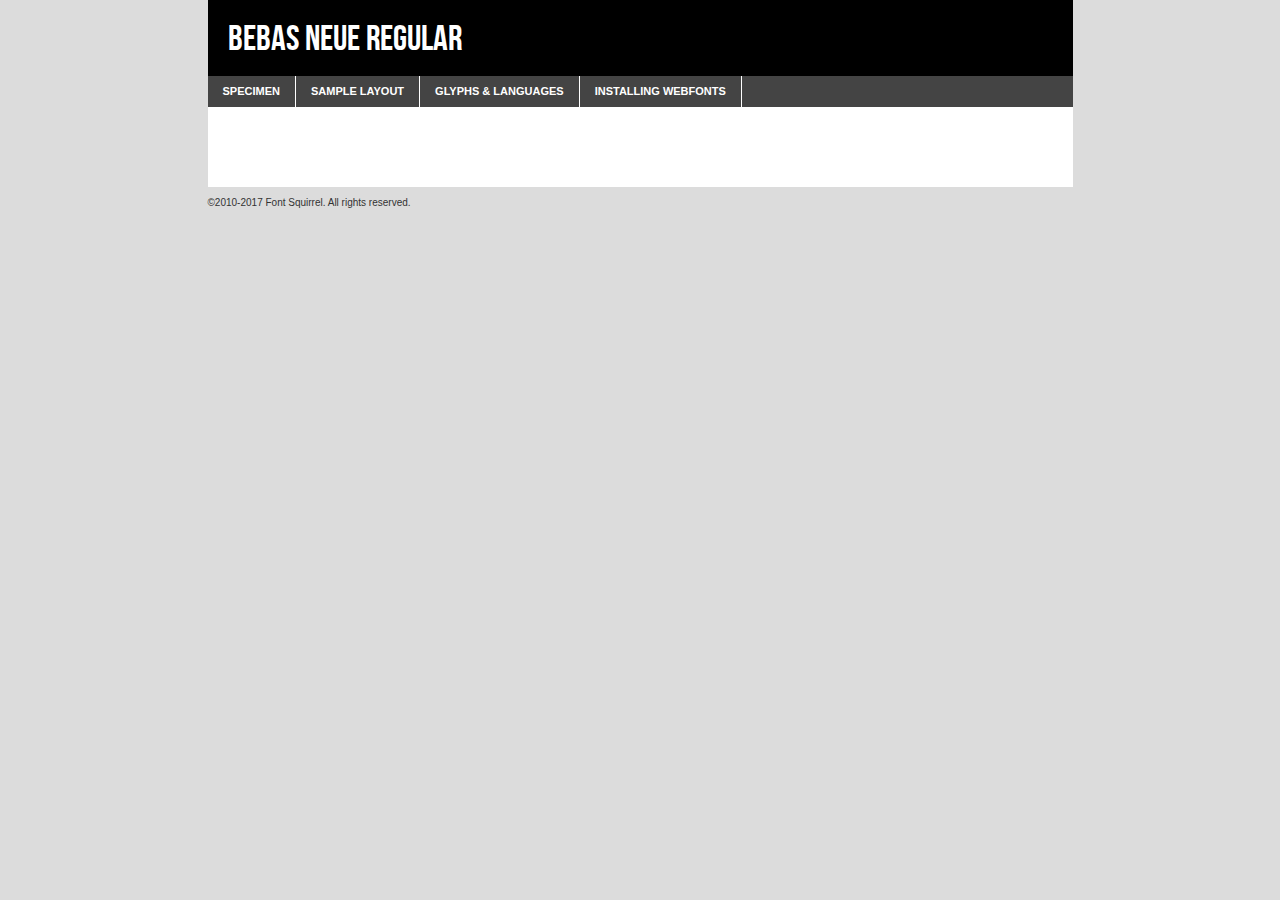
<file: font/bebasneue-demo.html>
<!DOCTYPE html PUBLIC "-//W3C//DTD XHTML 1.0 Transitional//EN"
	"http://www.w3.org/TR/xhtml1/DTD/xhtml1-transitional.dtd">

<html xmlns="http://www.w3.org/1999/xhtml" xml:lang="en" lang="en">
<head>
	<meta http-equiv="Content-Type" content="text/html; charset=utf-8" />
	<script src="http://ajax.googleapis.com/ajax/libs/jquery/1.7.2/jquery.min.js" type="text/javascript" charset="utf-8"></script>
	<script type="text/javascript">
	(function($){$.fn.easyTabs=function(option){var param=jQuery.extend({fadeSpeed:"fast",defaultContent:1,activeClass:'active'},option);$(this).each(function(){var thisId="#"+this.id;if(param.defaultContent==''){param.defaultContent=1;}
	if(typeof param.defaultContent=="number")
	{var defaultTab=$(thisId+" .tabs li:eq("+(param.defaultContent-1)+") a").attr('href').substr(1);}else{var defaultTab=param.defaultContent;}
	$(thisId+" .tabs li a").each(function(){var tabToHide=$(this).attr('href').substr(1);$("#"+tabToHide).addClass('easytabs-tab-content');});hideAll();changeContent(defaultTab);function hideAll(){$(thisId+" .easytabs-tab-content").hide();}
	function changeContent(tabId){hideAll();$(thisId+" .tabs li").removeClass(param.activeClass);$(thisId+" .tabs li a[href=#"+tabId+"]").closest('li').addClass(param.activeClass);if(param.fadeSpeed!="none")
	{$(thisId+" #"+tabId).fadeIn(param.fadeSpeed);}else{$(thisId+" #"+tabId).show();}}
	$(thisId+" .tabs li").click(function(){var tabId=$(this).find('a').attr('href').substr(1);changeContent(tabId);return false;});});}})(jQuery);
	</script>
	<link rel="stylesheet" href="specimen_files/specimen_stylesheet.css" type="text/css" charset="utf-8" />
	<link rel="stylesheet" href="stylesheet.css" type="text/css" charset="utf-8" />

	<style type="text/css">
					body{
				font-family: 'bebas_neueregular';
							}
		</style>

	<title>Bebas Neue Regular Specimen</title>
	
	
	<script type="text/javascript" charset="utf-8">
		$(document).ready(function() {
			$('#container').easyTabs({defaultContent:1});
		});
	</script>
</head>

<body>
<div id="container">
	<div id="header">
		Bebas Neue Regular	</div>
	<ul class="tabs">
		<li><a href="#specimen">Specimen</a></li>
		<li><a href="#layout">Sample Layout</a></li>
				<li><a href="#glyphs">Glyphs &amp; Languages</a></li>
		<li><a href="#installing">Installing Webfonts</a></li>
		
	</ul>
	
	<div id="main_content">

		
			<div id="specimen">
		
				<div class="section">
					<div class="grid12 firstcol">
						<div class="huge">AaBb</div>
					</div>
				</div>
		
				<div class="section">
					<div class="glyph_range">A&#x200B;B&#x200b;C&#x200b;D&#x200b;E&#x200b;F&#x200b;G&#x200b;H&#x200b;I&#x200b;J&#x200b;K&#x200b;L&#x200b;M&#x200b;N&#x200b;O&#x200b;P&#x200b;Q&#x200b;R&#x200b;S&#x200b;T&#x200b;U&#x200b;V&#x200b;W&#x200b;X&#x200b;Y&#x200b;Z&#x200b;a&#x200b;b&#x200b;c&#x200b;d&#x200b;e&#x200b;f&#x200b;g&#x200b;h&#x200b;i&#x200b;j&#x200b;k&#x200b;l&#x200b;m&#x200b;n&#x200b;o&#x200b;p&#x200b;q&#x200b;r&#x200b;s&#x200b;t&#x200b;u&#x200b;v&#x200b;w&#x200b;x&#x200b;y&#x200b;z&#x200b;1&#x200b;2&#x200b;3&#x200b;4&#x200b;5&#x200b;6&#x200b;7&#x200b;8&#x200b;9&#x200b;0&#x200b;&amp;&#x200b;.&#x200b;,&#x200b;?&#x200b;!&#x200b;&#64;&#x200b;(&#x200b;)&#x200b;#&#x200b;$&#x200b;%&#x200b;*&#x200b;+&#x200b;-&#x200b;=&#x200b;:&#x200b;;</div>
				</div>
				<div class="section">
					<div class="grid12 firstcol">
						<table class="sample_table">
							<tr><td>10</td><td class="size10">abcdefghijklmnopqrstuvwxyzABCDEFGHIJKLMNOPQRSTUVWXYZ0123456789abcdefghijklmnopqrstuvwxyzABCDEFGHIJKLMNOPQRSTUVWXYZ0123456789abcdefghijklmnopqrstuvwxyzABCDEFGHIJKLMNOPQRSTUVWXYZ</td></tr>
							<tr><td>11</td><td class="size11">abcdefghijklmnopqrstuvwxyzABCDEFGHIJKLMNOPQRSTUVWXYZ0123456789abcdefghijklmnopqrstuvwxyzABCDEFGHIJKLMNOPQRSTUVWXYZ0123456789abcdefghijklmnopqrstuvwxyzABCDEFGHIJKLMNOPQRSTUVWXYZ</td></tr>
							<tr><td>12</td><td class="size12">abcdefghijklmnopqrstuvwxyzABCDEFGHIJKLMNOPQRSTUVWXYZ0123456789abcdefghijklmnopqrstuvwxyzABCDEFGHIJKLMNOPQRSTUVWXYZ0123456789abcdefghijklmnopqrstuvwxyzABCDEFGHIJKLMNOPQRSTUVWXYZ</td></tr>
							<tr><td>13</td><td class="size13">abcdefghijklmnopqrstuvwxyzABCDEFGHIJKLMNOPQRSTUVWXYZ0123456789abcdefghijklmnopqrstuvwxyzABCDEFGHIJKLMNOPQRSTUVWXYZ0123456789abcdefghijklmnopqrstuvwxyzABCDEFGHIJKLMNOPQRSTUVWXYZ</td></tr>
							<tr><td>14</td><td class="size14">abcdefghijklmnopqrstuvwxyzABCDEFGHIJKLMNOPQRSTUVWXYZ0123456789abcdefghijklmnopqrstuvwxyzABCDEFGHIJKLMNOPQRSTUVWXYZ0123456789abcdefghijklmnopqrstuvwxyzABCDEFGHIJKLMNOPQRSTUVWXYZ</td></tr>
							<tr><td>16</td><td class="size16">abcdefghijklmnopqrstuvwxyzABCDEFGHIJKLMNOPQRSTUVWXYZ0123456789abcdefghijklmnopqrstuvwxyzABCDEFGHIJKLMNOPQRSTUVWXYZ</td></tr>
							<tr><td>18</td><td class="size18">abcdefghijklmnopqrstuvwxyzABCDEFGHIJKLMNOPQRSTUVWXYZ0123456789abcdefghijklmnopqrstuvwxyzABCDEFGHIJKLMNOPQRSTUVWXYZ</td></tr>
							<tr><td>20</td><td class="size20">abcdefghijklmnopqrstuvwxyzABCDEFGHIJKLMNOPQRSTUVWXYZ0123456789abcdefghijklmnopqrstuvwxyzABCDEFGHIJKLMNOPQRSTUVWXYZ</td></tr>
							<tr><td>24</td><td class="size24">abcdefghijklmnopqrstuvwxyzABCDEFGHIJKLMNOPQRSTUVWXYZ0123456789abcdefghijklmnopqrstuvwxyzABCDEFGHIJKLMNOPQRSTUVWXYZ</td></tr>
							<tr><td>30</td><td class="size30">abcdefghijklmnopqrstuvwxyzABCDEFGHIJKLMNOPQRSTUVWXYZ0123456789abcdefghijklmnopqrstuvwxyzABCDEFGHIJKLMNOPQRSTUVWXYZ</td></tr>
							<tr><td>36</td><td class="size36">abcdefghijklmnopqrstuvwxyzABCDEFGHIJKLMNOPQRSTUVWXYZ0123456789abcdefghijklmnopqrstuvwxyzABCDEFGHIJKLMNOPQRSTUVWXYZ</td></tr>
							<tr><td>48</td><td class="size48">abcdefghijklmnopqrstuvwxyzABCDEFGHIJKLMNOPQRSTUVWXYZ0123456789abcdefghijklmnopqrstuvwxyzABCDEFGHIJKLMNOPQRSTUVWXYZ</td></tr>
							<tr><td>60</td><td class="size60">abcdefghijklmnopqrstuvwxyzABCDEFGHIJKLMNOPQRSTUVWXYZ0123456789abcdefghijklmnopqrstuvwxyzABCDEFGHIJKLMNOPQRSTUVWXYZ</td></tr>
							<tr><td>72</td><td class="size72">abcdefghijklmnopqrstuvwxyzABCDEFGHIJKLMNOPQRSTUVWXYZ0123456789abcdefghijklmnopqrstuvwxyzABCDEFGHIJKLMNOPQRSTUVWXYZ</td></tr>
							<tr><td>90</td><td class="size90">abcdefghijklmnopqrstuvwxyzABCDEFGHIJKLMNOPQRSTUVWXYZ0123456789abcdefghijklmnopqrstuvwxyzABCDEFGHIJKLMNOPQRSTUVWXYZ</td></tr>
						</table>
				
					</div>
			
				</div>
		
		
		
								<div class="section" id="bodycomparison">


										<div id="xheight">
				<div class="fontbody">&#x25FC;&#x25FC;&#x25FC;&#x25FC;&#x25FC;&#x25FC;&#x25FC;&#x25FC;&#x25FC;&#x25FC;&#x25FC;&#x25FC;&#x25FC;&#x25FC;&#x25FC;&#x25FC;&#x25FC;&#x25FC;&#x25FC;&#x25FC;&#x25FC;&#x25FC;&#x25FC;&#x25FC;&#x25FC;&#x25FC;&#x25FC;&#x25FC;&#x25FC;&#x25FC;&#x25FC;&#x25FC;&#x25FC;&#x25FC;&#x25FC;&#x25FC;&#x25FC;&#x25FC;&#x25FC;&#x25FC;&#x25FC;&#x25FC;&#x25FC;&#x25FC;&#x25FC;&#x25FC;&#x25FC;&#x25FC;&#x25FC;&#x25FC;&#x25FC;&#x25FC;&#x25FC;&#x25FC;&#x25FC;&#x25FC;&#x25FC;&#x25FC;&#x25FC;&#x25FC;&#x25FC;&#x25FC;&#x25FC;&#x25FC;&#x25FC;&#x25FC;&#x25FC;&#x25FC;&#x25FC;&#x25FC;&#x25FC;&#x25FC;&#x25FC;&#x25FC;&#x25FC;&#x25FC;&#x25FC;&#x25FC;&#x25FC;&#x25FC;&#x25FC;&#x25FC;&#x25FC;&#x25FC;&#x25FC;&#x25FC;&#x25FC;&#x25FC;&#x25FC;&#x25FC;&#x25FC;&#x25FC;&#x25FC;&#x25FC;&#x25FC;&#x25FC;&#x25FC;&#x25FC;&#x25FC;body</div><div class="arialbody">body</div><div class="verdanabody">body</div><div class="georgiabody">body</div></div>
										<div class="fontbody" style="z-index:1">
											body<span>Bebas Neue Regular</span>
										</div>
										<div class="arialbody" style="z-index:1">
											body<span>Arial</span>
										</div>
										<div class="verdanabody" style="z-index:1">
											body<span>Verdana</span>
										</div>
										<div class="georgiabody" style="z-index:1">
											body<span>Georgia</span>
										</div>



								</div>
		
		
				<div class="section psample psample_row1" id="">
					
					<div class="grid2 firstcol">
						<p class="size10"><span>10.</span>Aenean lacinia bibendum nulla sed consectetur. Fusce dapibus, tellus ac cursus commodo, tortor mauris condimentum nibh, ut fermentum massa justo sit amet risus. Nullam id dolor id nibh ultricies vehicula ut id elit. Cum sociis natoque penatibus et magnis dis parturient montes, nascetur ridiculus mus. Nulla vitae elit libero, a pharetra augue.</p>
			
					</div>
					<div class="grid3">
						<p class="size11"><span>11.</span>Aenean lacinia bibendum nulla sed consectetur. Fusce dapibus, tellus ac cursus commodo, tortor mauris condimentum nibh, ut fermentum massa justo sit amet risus. Nullam id dolor id nibh ultricies vehicula ut id elit. Cum sociis natoque penatibus et magnis dis parturient montes, nascetur ridiculus mus. Nulla vitae elit libero, a pharetra augue.</p>
			
					</div>
					<div class="grid3">
						<p class="size12"><span>12.</span>Aenean lacinia bibendum nulla sed consectetur. Fusce dapibus, tellus ac cursus commodo, tortor mauris condimentum nibh, ut fermentum massa justo sit amet risus. Nullam id dolor id nibh ultricies vehicula ut id elit. Cum sociis natoque penatibus et magnis dis parturient montes, nascetur ridiculus mus. Nulla vitae elit libero, a pharetra augue.</p>
			
					</div>
					<div class="grid4">
						<p class="size13"><span>13.</span>Aenean lacinia bibendum nulla sed consectetur. Fusce dapibus, tellus ac cursus commodo, tortor mauris condimentum nibh, ut fermentum massa justo sit amet risus. Nullam id dolor id nibh ultricies vehicula ut id elit. Cum sociis natoque penatibus et magnis dis parturient montes, nascetur ridiculus mus. Nulla vitae elit libero, a pharetra augue.</p>
			
					</div>
					<div class="white_blend"></div>
					
				</div>
				<div class="section psample psample_row2" id="">
					<div class="grid3 firstcol">
						<p class="size14"><span>14.</span>Aenean lacinia bibendum nulla sed consectetur. Fusce dapibus, tellus ac cursus commodo, tortor mauris condimentum nibh, ut fermentum massa justo sit amet risus. Nullam id dolor id nibh ultricies vehicula ut id elit. Cum sociis natoque penatibus et magnis dis parturient montes, nascetur ridiculus mus. Nulla vitae elit libero, a pharetra augue.</p>
			
					</div>
					<div class="grid4">
						<p class="size16"><span>16.</span>Aenean lacinia bibendum nulla sed consectetur. Fusce dapibus, tellus ac cursus commodo, tortor mauris condimentum nibh, ut fermentum massa justo sit amet risus. Nullam id dolor id nibh ultricies vehicula ut id elit. Cum sociis natoque penatibus et magnis dis parturient montes, nascetur ridiculus mus. Nulla vitae elit libero, a pharetra augue.</p>
			
					</div>
					<div class="grid5">
						<p class="size18"><span>18.</span>Aenean lacinia bibendum nulla sed consectetur. Fusce dapibus, tellus ac cursus commodo, tortor mauris condimentum nibh, ut fermentum massa justo sit amet risus. Nullam id dolor id nibh ultricies vehicula ut id elit. Cum sociis natoque penatibus et magnis dis parturient montes, nascetur ridiculus mus. Nulla vitae elit libero, a pharetra augue.</p>
			
					</div>

					<div class="white_blend"></div>

				</div>
				
				<div class="section psample psample_row3" id="">
					<div class="grid5 firstcol">
						<p class="size20"><span>20.</span>Aenean lacinia bibendum nulla sed consectetur. Fusce dapibus, tellus ac cursus commodo, tortor mauris condimentum nibh, ut fermentum massa justo sit amet risus. Nullam id dolor id nibh ultricies vehicula ut id elit. Cum sociis natoque penatibus et magnis dis parturient montes, nascetur ridiculus mus. Nulla vitae elit libero, a pharetra augue.</p>
					</div>
					<div class="grid7">
						<p class="size24"><span>24.</span>Aenean lacinia bibendum nulla sed consectetur. Fusce dapibus, tellus ac cursus commodo, tortor mauris condimentum nibh, ut fermentum massa justo sit amet risus. Nullam id dolor id nibh ultricies vehicula ut id elit. Cum sociis natoque penatibus et magnis dis parturient montes, nascetur ridiculus mus. Nulla vitae elit libero, a pharetra augue.</p>
					</div>
					
					<div class="white_blend"></div>
					
				</div>
				
				<div class="section psample psample_row4" id="">
					<div class="grid12 firstcol">
						<p class="size30"><span>30.</span>Aenean lacinia bibendum nulla sed consectetur. Fusce dapibus, tellus ac cursus commodo, tortor mauris condimentum nibh, ut fermentum massa justo sit amet risus. Nullam id dolor id nibh ultricies vehicula ut id elit. Cum sociis natoque penatibus et magnis dis parturient montes, nascetur ridiculus mus. Nulla vitae elit libero, a pharetra augue.</p>
					</div>
					<div class="white_blend"></div>
					
				</div>
				
				
				
				<div class="section psample psample_row1 fullreverse">
					<div class="grid2 firstcol">
						<p class="size10"><span>10.</span>Aenean lacinia bibendum nulla sed consectetur. Fusce dapibus, tellus ac cursus commodo, tortor mauris condimentum nibh, ut fermentum massa justo sit amet risus. Nullam id dolor id nibh ultricies vehicula ut id elit. Cum sociis natoque penatibus et magnis dis parturient montes, nascetur ridiculus mus. Nulla vitae elit libero, a pharetra augue.</p>
			
					</div>
					<div class="grid3">
						<p class="size11"><span>11.</span>Aenean lacinia bibendum nulla sed consectetur. Fusce dapibus, tellus ac cursus commodo, tortor mauris condimentum nibh, ut fermentum massa justo sit amet risus. Nullam id dolor id nibh ultricies vehicula ut id elit. Cum sociis natoque penatibus et magnis dis parturient montes, nascetur ridiculus mus. Nulla vitae elit libero, a pharetra augue.</p>
			
					</div>
					<div class="grid3">
						<p class="size12"><span>12.</span>Aenean lacinia bibendum nulla sed consectetur. Fusce dapibus, tellus ac cursus commodo, tortor mauris condimentum nibh, ut fermentum massa justo sit amet risus. Nullam id dolor id nibh ultricies vehicula ut id elit. Cum sociis natoque penatibus et magnis dis parturient montes, nascetur ridiculus mus. Nulla vitae elit libero, a pharetra augue.</p>
			
					</div>
					<div class="grid4">
						<p class="size13"><span>13.</span>Aenean lacinia bibendum nulla sed consectetur. Fusce dapibus, tellus ac cursus commodo, tortor mauris condimentum nibh, ut fermentum massa justo sit amet risus. Nullam id dolor id nibh ultricies vehicula ut id elit. Cum sociis natoque penatibus et magnis dis parturient montes, nascetur ridiculus mus. Nulla vitae elit libero, a pharetra augue.</p>
			
					</div>
					<div class="black_blend"></div>
					
				</div>
				
				<div class="section psample psample_row2 fullreverse">
					<div class="grid3 firstcol">
						<p class="size14"><span>14.</span>Aenean lacinia bibendum nulla sed consectetur. Fusce dapibus, tellus ac cursus commodo, tortor mauris condimentum nibh, ut fermentum massa justo sit amet risus. Nullam id dolor id nibh ultricies vehicula ut id elit. Cum sociis natoque penatibus et magnis dis parturient montes, nascetur ridiculus mus. Nulla vitae elit libero, a pharetra augue.</p>
			
					</div>
					<div class="grid4">
						<p class="size16"><span>16.</span>Aenean lacinia bibendum nulla sed consectetur. Fusce dapibus, tellus ac cursus commodo, tortor mauris condimentum nibh, ut fermentum massa justo sit amet risus. Nullam id dolor id nibh ultricies vehicula ut id elit. Cum sociis natoque penatibus et magnis dis parturient montes, nascetur ridiculus mus. Nulla vitae elit libero, a pharetra augue.</p>
			
					</div>
					<div class="grid5">
						<p class="size18"><span>18.</span>Aenean lacinia bibendum nulla sed consectetur. Fusce dapibus, tellus ac cursus commodo, tortor mauris condimentum nibh, ut fermentum massa justo sit amet risus. Nullam id dolor id nibh ultricies vehicula ut id elit. Cum sociis natoque penatibus et magnis dis parturient montes, nascetur ridiculus mus. Nulla vitae elit libero, a pharetra augue.</p>
			
					</div>
					<div class="black_blend"></div>

				</div>
				
				<div class="section psample fullreverse psample_row3" id="">
					<div class="grid5 firstcol">
						<p class="size20"><span>20.</span>Aenean lacinia bibendum nulla sed consectetur. Fusce dapibus, tellus ac cursus commodo, tortor mauris condimentum nibh, ut fermentum massa justo sit amet risus. Nullam id dolor id nibh ultricies vehicula ut id elit. Cum sociis natoque penatibus et magnis dis parturient montes, nascetur ridiculus mus. Nulla vitae elit libero, a pharetra augue.</p>
					</div>
					<div class="grid7">
						<p class="size24"><span>24.</span>Aenean lacinia bibendum nulla sed consectetur. Fusce dapibus, tellus ac cursus commodo, tortor mauris condimentum nibh, ut fermentum massa justo sit amet risus. Nullam id dolor id nibh ultricies vehicula ut id elit. Cum sociis natoque penatibus et magnis dis parturient montes, nascetur ridiculus mus. Nulla vitae elit libero, a pharetra augue.</p>
					</div>
					
					<div class="black_blend"></div>
					
				</div>
				
				<div class="section psample fullreverse psample_row4" id="" style="border-bottom: 20px #000 solid;">
					<div class="grid12 firstcol">
						<p class="size30"><span>30.</span>Aenean lacinia bibendum nulla sed consectetur. Fusce dapibus, tellus ac cursus commodo, tortor mauris condimentum nibh, ut fermentum massa justo sit amet risus. Nullam id dolor id nibh ultricies vehicula ut id elit. Cum sociis natoque penatibus et magnis dis parturient montes, nascetur ridiculus mus. Nulla vitae elit libero, a pharetra augue.</p>
					</div>
					<div class="black_blend"></div>
					
				</div>
				
				
				
				
			</div>
			
			<div id="layout">
				
				<div class="section">
					
					<div class="grid12 firstcol">
						<h1>Lorem Ipsum Dolor</h1>
						<h2>Etiam porta sem malesuada magna mollis euismod</h2>
						
						<p class="byline">By <a href="#link">Aenean Lacinia</a></p>
					</div>
				</div>
				<div class="section">
					<div class="grid8 firstcol">
						<p class="large">Donec sed odio dui. Morbi leo risus, porta ac consectetur ac, vestibulum at eros. Fusce dapibus, tellus ac cursus commodo, tortor mauris condimentum nibh, ut fermentum massa justo sit amet risus. </p>

						
						<h3>Pellentesque ornare sem</h3>

						<p>Maecenas sed diam eget risus varius blandit sit amet non magna. Maecenas faucibus mollis interdum. Donec ullamcorper nulla non metus auctor fringilla. Nullam id dolor id nibh ultricies vehicula ut id elit. Nullam id dolor id nibh ultricies vehicula ut id elit. </p>

						<p>Aenean eu leo quam. Pellentesque ornare sem lacinia quam venenatis vestibulum. Lorem ipsum dolor sit amet, consectetur adipiscing elit. Cum sociis natoque penatibus et magnis dis parturient montes, nascetur ridiculus mus. </p>

						<p>Nulla vitae elit libero, a pharetra augue. Praesent commodo cursus magna, vel scelerisque nisl consectetur et. Aenean lacinia bibendum nulla sed consectetur. </p>

						<p>Nullam quis risus eget urna mollis ornare vel eu leo. Nullam quis risus eget urna mollis ornare vel eu leo. Maecenas sed diam eget risus varius blandit sit amet non magna. Donec ullamcorper nulla non metus auctor fringilla. </p>

						<h3>Cras mattis consectetur</h3>

						<p>Aenean eu leo quam. Pellentesque ornare sem lacinia quam venenatis vestibulum. Aenean lacinia bibendum nulla sed consectetur. Integer posuere erat a ante venenatis dapibus posuere velit aliquet. Cras mattis consectetur purus sit amet fermentum. </p>

						<p>Nullam id dolor id nibh ultricies vehicula ut id elit. Nullam quis risus eget urna mollis ornare vel eu leo. Cras mattis consectetur purus sit amet fermentum.</p>
					</div>
					
					<div class="grid4 sidebar">
						
						<div class="box reverse">
							<p class="last">Nullam quis risus eget urna mollis ornare vel eu leo. Donec ullamcorper nulla non metus auctor fringilla. Cras mattis consectetur purus sit amet fermentum. Sed posuere consectetur est at lobortis. Lorem ipsum dolor sit amet, consectetur adipiscing elit. </p>
						</div>
						
						<p class="caption">Maecenas sed diam eget risus varius.</p>

						<p>Vestibulum id ligula porta felis euismod semper. Integer posuere erat a ante venenatis dapibus posuere velit aliquet. Vestibulum id ligula porta felis euismod semper. Sed posuere consectetur est at lobortis. Maecenas sed diam eget risus varius blandit sit amet non magna. Fusce dapibus, tellus ac cursus commodo, tortor mauris condimentum nibh, ut fermentum massa justo sit amet risus. </p>

					

						<p>Duis mollis, est non commodo luctus, nisi erat porttitor ligula, eget lacinia odio sem nec elit. Aenean lacinia bibendum nulla sed consectetur. Vivamus sagittis lacus vel augue laoreet rutrum faucibus dolor auctor. Aenean lacinia bibendum nulla sed consectetur. Nullam quis risus eget urna mollis ornare vel eu leo. </p>

						<p>Praesent commodo cursus magna, vel scelerisque nisl consectetur et. Donec ullamcorper nulla non metus auctor fringilla. Maecenas faucibus mollis interdum. Fusce dapibus, tellus ac cursus commodo, tortor mauris condimentum nibh, ut fermentum massa justo sit amet risus. </p>

					</div>
				</div>
				
			</div>


			



		<div id="glyphs">
			<div class="section">
				<div class="grid12 firstcol">
			
				<h1>Language Support</h1>
				<p>The subset of Bebas Neue Regular in this kit supports the following languages:<br />
			
					Afrikaans, Albanian, Basque, Belarusian_lacinka, Bosnian, Breton, Catalan, Chamorro, Chichewa_nyanja, Croatian, Czech, Danish, Dutch, English, Esperanto, Estonian, Faroese, Finnish, French, Frisian, Galician, German, Hungarian, Icelandic, Italian, Latvian, Lithuanian, Malagasy, Maltese, Norwegian, Polish, Portuguese, Romanian, Serbian, Slovak, Slovenian, Spanish, Turkish, Welsh, Alsatian, Aragonese, Arapaho, Aromanian, Arrernte, Asturian, Aymara, Bislama, Cebuano, Cheyenne, Cimbrian, Corsican, Fijian, French_creole, Friulian, Genoese, Gilbertese, Greenlandic, Haitian_creole, Hawaiian, Hiligaynon, Hmong, Hopi, Ibanag, Iloko_ilokano, Indonesian, Interglossa_glosa, Interlingua, Irish_gaelic, Istro-romanian, Jerriais, Kashubian, Kurdish_kurmanji, Ladin, Lojban, Lombard, Low_saxon, Luxembourgeois, Malay_latinized, Manx, Maori, Megleno-romanian, Mohawk, Nahuatl, Norfolk_pitcairnese, Northern_sotho, Occitan, Oromo, Pangasinan, Papiamento, Piedmontese, Potawatomi, Quechua, Rhaeto-romance, Romansh, Rotokas, Sami_lule, Samoan, Sardinian, Scots_gaelic, Seychelles_creole, Shona, Sicilian, Somali, Southern_ndebele, Southern_sotho, Swahili, Swati_swazi, Tagalog_filipino_pilipino, Tahitian, Tausug, Tetum, Tok_pisin, Tongan, Tswana, Turkmen, Turkmen_latinized, Tuvaluan, Uyghur_latinized, Veps, Volapuk, Votic_latinized, Walloon, Warlpiri, Xhosa, Yapese, Zulu, Latinbasic, Ubasic, Demo				</p>
				<h1>Glyph Chart</h1>
				<p>The subset of Bebas Neue Regular in this kit includes all the glyphs listed below. Unicode entities are included above each glyph to help you insert individual characters into your layout.</p>
				<div id="glyph_chart">
			
																				 <div><p>&amp;#32;</p>&#32;</div>
																				 <div><p>&amp;#33;</p>&#33;</div>
																				 <div><p>&amp;#34;</p>&#34;</div>
																				 <div><p>&amp;#35;</p>&#35;</div>
																				 <div><p>&amp;#36;</p>&#36;</div>
																				 <div><p>&amp;#37;</p>&#37;</div>
																				 <div><p>&amp;#38;</p>&#38;</div>
																				 <div><p>&amp;#39;</p>&#39;</div>
																				 <div><p>&amp;#40;</p>&#40;</div>
																				 <div><p>&amp;#41;</p>&#41;</div>
																				 <div><p>&amp;#42;</p>&#42;</div>
																				 <div><p>&amp;#43;</p>&#43;</div>
																				 <div><p>&amp;#44;</p>&#44;</div>
																				 <div><p>&amp;#45;</p>&#45;</div>
																				 <div><p>&amp;#46;</p>&#46;</div>
																				 <div><p>&amp;#47;</p>&#47;</div>
																				 <div><p>&amp;#48;</p>&#48;</div>
																				 <div><p>&amp;#49;</p>&#49;</div>
																				 <div><p>&amp;#50;</p>&#50;</div>
																				 <div><p>&amp;#51;</p>&#51;</div>
																				 <div><p>&amp;#52;</p>&#52;</div>
																				 <div><p>&amp;#53;</p>&#53;</div>
																				 <div><p>&amp;#54;</p>&#54;</div>
																				 <div><p>&amp;#55;</p>&#55;</div>
																				 <div><p>&amp;#56;</p>&#56;</div>
																				 <div><p>&amp;#57;</p>&#57;</div>
																				 <div><p>&amp;#58;</p>&#58;</div>
																				 <div><p>&amp;#59;</p>&#59;</div>
																				 <div><p>&amp;#60;</p>&#60;</div>
																				 <div><p>&amp;#61;</p>&#61;</div>
																				 <div><p>&amp;#62;</p>&#62;</div>
																				 <div><p>&amp;#63;</p>&#63;</div>
																				 <div><p>&amp;#64;</p>&#64;</div>
																				 <div><p>&amp;#65;</p>&#65;</div>
																				 <div><p>&amp;#66;</p>&#66;</div>
																				 <div><p>&amp;#67;</p>&#67;</div>
																				 <div><p>&amp;#68;</p>&#68;</div>
																				 <div><p>&amp;#69;</p>&#69;</div>
																				 <div><p>&amp;#70;</p>&#70;</div>
																				 <div><p>&amp;#71;</p>&#71;</div>
																				 <div><p>&amp;#72;</p>&#72;</div>
																				 <div><p>&amp;#73;</p>&#73;</div>
																				 <div><p>&amp;#74;</p>&#74;</div>
																				 <div><p>&amp;#75;</p>&#75;</div>
																				 <div><p>&amp;#76;</p>&#76;</div>
																				 <div><p>&amp;#77;</p>&#77;</div>
																				 <div><p>&amp;#78;</p>&#78;</div>
																				 <div><p>&amp;#79;</p>&#79;</div>
																				 <div><p>&amp;#80;</p>&#80;</div>
																				 <div><p>&amp;#81;</p>&#81;</div>
																				 <div><p>&amp;#82;</p>&#82;</div>
																				 <div><p>&amp;#83;</p>&#83;</div>
																				 <div><p>&amp;#84;</p>&#84;</div>
																				 <div><p>&amp;#85;</p>&#85;</div>
																				 <div><p>&amp;#86;</p>&#86;</div>
																				 <div><p>&amp;#87;</p>&#87;</div>
																				 <div><p>&amp;#88;</p>&#88;</div>
																				 <div><p>&amp;#89;</p>&#89;</div>
																				 <div><p>&amp;#90;</p>&#90;</div>
																				 <div><p>&amp;#91;</p>&#91;</div>
																				 <div><p>&amp;#92;</p>&#92;</div>
																				 <div><p>&amp;#93;</p>&#93;</div>
																				 <div><p>&amp;#94;</p>&#94;</div>
																				 <div><p>&amp;#95;</p>&#95;</div>
																				 <div><p>&amp;#96;</p>&#96;</div>
																				 <div><p>&amp;#97;</p>&#97;</div>
																				 <div><p>&amp;#98;</p>&#98;</div>
																				 <div><p>&amp;#99;</p>&#99;</div>
																				 <div><p>&amp;#100;</p>&#100;</div>
																				 <div><p>&amp;#101;</p>&#101;</div>
																				 <div><p>&amp;#102;</p>&#102;</div>
																				 <div><p>&amp;#103;</p>&#103;</div>
																				 <div><p>&amp;#104;</p>&#104;</div>
																				 <div><p>&amp;#105;</p>&#105;</div>
																				 <div><p>&amp;#106;</p>&#106;</div>
																				 <div><p>&amp;#107;</p>&#107;</div>
																				 <div><p>&amp;#108;</p>&#108;</div>
																				 <div><p>&amp;#109;</p>&#109;</div>
																				 <div><p>&amp;#110;</p>&#110;</div>
																				 <div><p>&amp;#111;</p>&#111;</div>
																				 <div><p>&amp;#112;</p>&#112;</div>
																				 <div><p>&amp;#113;</p>&#113;</div>
																				 <div><p>&amp;#114;</p>&#114;</div>
																				 <div><p>&amp;#115;</p>&#115;</div>
																				 <div><p>&amp;#116;</p>&#116;</div>
																				 <div><p>&amp;#117;</p>&#117;</div>
																				 <div><p>&amp;#118;</p>&#118;</div>
																				 <div><p>&amp;#119;</p>&#119;</div>
																				 <div><p>&amp;#120;</p>&#120;</div>
																				 <div><p>&amp;#121;</p>&#121;</div>
																				 <div><p>&amp;#122;</p>&#122;</div>
																				 <div><p>&amp;#123;</p>&#123;</div>
																				 <div><p>&amp;#124;</p>&#124;</div>
																				 <div><p>&amp;#125;</p>&#125;</div>
																				 <div><p>&amp;#126;</p>&#126;</div>
																				 <div><p>&amp;#160;</p>&#160;</div>
																				 <div><p>&amp;#161;</p>&#161;</div>
																				 <div><p>&amp;#162;</p>&#162;</div>
																				 <div><p>&amp;#163;</p>&#163;</div>
																				 <div><p>&amp;#164;</p>&#164;</div>
																				 <div><p>&amp;#165;</p>&#165;</div>
																				 <div><p>&amp;#166;</p>&#166;</div>
																				 <div><p>&amp;#167;</p>&#167;</div>
																				 <div><p>&amp;#168;</p>&#168;</div>
																				 <div><p>&amp;#169;</p>&#169;</div>
																				 <div><p>&amp;#170;</p>&#170;</div>
																				 <div><p>&amp;#171;</p>&#171;</div>
																				 <div><p>&amp;#172;</p>&#172;</div>
																				 <div><p>&amp;#173;</p>&#173;</div>
																				 <div><p>&amp;#174;</p>&#174;</div>
																				 <div><p>&amp;#175;</p>&#175;</div>
																				 <div><p>&amp;#176;</p>&#176;</div>
																				 <div><p>&amp;#177;</p>&#177;</div>
																				 <div><p>&amp;#178;</p>&#178;</div>
																				 <div><p>&amp;#179;</p>&#179;</div>
																				 <div><p>&amp;#180;</p>&#180;</div>
																				 <div><p>&amp;#181;</p>&#181;</div>
																				 <div><p>&amp;#182;</p>&#182;</div>
																				 <div><p>&amp;#183;</p>&#183;</div>
																				 <div><p>&amp;#184;</p>&#184;</div>
																				 <div><p>&amp;#185;</p>&#185;</div>
																				 <div><p>&amp;#186;</p>&#186;</div>
																				 <div><p>&amp;#187;</p>&#187;</div>
																				 <div><p>&amp;#188;</p>&#188;</div>
																				 <div><p>&amp;#189;</p>&#189;</div>
																				 <div><p>&amp;#190;</p>&#190;</div>
																				 <div><p>&amp;#191;</p>&#191;</div>
																				 <div><p>&amp;#192;</p>&#192;</div>
																				 <div><p>&amp;#193;</p>&#193;</div>
																				 <div><p>&amp;#194;</p>&#194;</div>
																				 <div><p>&amp;#195;</p>&#195;</div>
																				 <div><p>&amp;#196;</p>&#196;</div>
																				 <div><p>&amp;#197;</p>&#197;</div>
																				 <div><p>&amp;#198;</p>&#198;</div>
																				 <div><p>&amp;#199;</p>&#199;</div>
																				 <div><p>&amp;#200;</p>&#200;</div>
																				 <div><p>&amp;#201;</p>&#201;</div>
																				 <div><p>&amp;#202;</p>&#202;</div>
																				 <div><p>&amp;#203;</p>&#203;</div>
																				 <div><p>&amp;#204;</p>&#204;</div>
																				 <div><p>&amp;#205;</p>&#205;</div>
																				 <div><p>&amp;#206;</p>&#206;</div>
																				 <div><p>&amp;#207;</p>&#207;</div>
																				 <div><p>&amp;#208;</p>&#208;</div>
																				 <div><p>&amp;#209;</p>&#209;</div>
																				 <div><p>&amp;#210;</p>&#210;</div>
																				 <div><p>&amp;#211;</p>&#211;</div>
																				 <div><p>&amp;#212;</p>&#212;</div>
																				 <div><p>&amp;#213;</p>&#213;</div>
																				 <div><p>&amp;#214;</p>&#214;</div>
																				 <div><p>&amp;#215;</p>&#215;</div>
																				 <div><p>&amp;#216;</p>&#216;</div>
																				 <div><p>&amp;#217;</p>&#217;</div>
																				 <div><p>&amp;#218;</p>&#218;</div>
																				 <div><p>&amp;#219;</p>&#219;</div>
																				 <div><p>&amp;#220;</p>&#220;</div>
																				 <div><p>&amp;#221;</p>&#221;</div>
																				 <div><p>&amp;#222;</p>&#222;</div>
																				 <div><p>&amp;#223;</p>&#223;</div>
																				 <div><p>&amp;#224;</p>&#224;</div>
																				 <div><p>&amp;#225;</p>&#225;</div>
																				 <div><p>&amp;#226;</p>&#226;</div>
																				 <div><p>&amp;#227;</p>&#227;</div>
																				 <div><p>&amp;#228;</p>&#228;</div>
																				 <div><p>&amp;#229;</p>&#229;</div>
																				 <div><p>&amp;#230;</p>&#230;</div>
																				 <div><p>&amp;#231;</p>&#231;</div>
																				 <div><p>&amp;#232;</p>&#232;</div>
																				 <div><p>&amp;#233;</p>&#233;</div>
																				 <div><p>&amp;#234;</p>&#234;</div>
																				 <div><p>&amp;#235;</p>&#235;</div>
																				 <div><p>&amp;#236;</p>&#236;</div>
																				 <div><p>&amp;#237;</p>&#237;</div>
																				 <div><p>&amp;#238;</p>&#238;</div>
																				 <div><p>&amp;#239;</p>&#239;</div>
																				 <div><p>&amp;#240;</p>&#240;</div>
																				 <div><p>&amp;#241;</p>&#241;</div>
																				 <div><p>&amp;#242;</p>&#242;</div>
																				 <div><p>&amp;#243;</p>&#243;</div>
																				 <div><p>&amp;#244;</p>&#244;</div>
																				 <div><p>&amp;#245;</p>&#245;</div>
																				 <div><p>&amp;#246;</p>&#246;</div>
																				 <div><p>&amp;#247;</p>&#247;</div>
																				 <div><p>&amp;#248;</p>&#248;</div>
																				 <div><p>&amp;#249;</p>&#249;</div>
																				 <div><p>&amp;#250;</p>&#250;</div>
																				 <div><p>&amp;#251;</p>&#251;</div>
																				 <div><p>&amp;#252;</p>&#252;</div>
																				 <div><p>&amp;#253;</p>&#253;</div>
																				 <div><p>&amp;#254;</p>&#254;</div>
																				 <div><p>&amp;#255;</p>&#255;</div>
																				 <div><p>&amp;#256;</p>&#256;</div>
																				 <div><p>&amp;#257;</p>&#257;</div>
																				 <div><p>&amp;#258;</p>&#258;</div>
																				 <div><p>&amp;#259;</p>&#259;</div>
																				 <div><p>&amp;#260;</p>&#260;</div>
																				 <div><p>&amp;#261;</p>&#261;</div>
																				 <div><p>&amp;#262;</p>&#262;</div>
																				 <div><p>&amp;#263;</p>&#263;</div>
																				 <div><p>&amp;#264;</p>&#264;</div>
																				 <div><p>&amp;#265;</p>&#265;</div>
																				 <div><p>&amp;#266;</p>&#266;</div>
																				 <div><p>&amp;#267;</p>&#267;</div>
																				 <div><p>&amp;#268;</p>&#268;</div>
																				 <div><p>&amp;#269;</p>&#269;</div>
																				 <div><p>&amp;#270;</p>&#270;</div>
																				 <div><p>&amp;#271;</p>&#271;</div>
																				 <div><p>&amp;#272;</p>&#272;</div>
																				 <div><p>&amp;#273;</p>&#273;</div>
																				 <div><p>&amp;#274;</p>&#274;</div>
																				 <div><p>&amp;#275;</p>&#275;</div>
																				 <div><p>&amp;#276;</p>&#276;</div>
																				 <div><p>&amp;#277;</p>&#277;</div>
																				 <div><p>&amp;#278;</p>&#278;</div>
																				 <div><p>&amp;#279;</p>&#279;</div>
																				 <div><p>&amp;#280;</p>&#280;</div>
																				 <div><p>&amp;#281;</p>&#281;</div>
																				 <div><p>&amp;#282;</p>&#282;</div>
																				 <div><p>&amp;#283;</p>&#283;</div>
																				 <div><p>&amp;#284;</p>&#284;</div>
																				 <div><p>&amp;#285;</p>&#285;</div>
																				 <div><p>&amp;#286;</p>&#286;</div>
																				 <div><p>&amp;#287;</p>&#287;</div>
																				 <div><p>&amp;#288;</p>&#288;</div>
																				 <div><p>&amp;#289;</p>&#289;</div>
																				 <div><p>&amp;#290;</p>&#290;</div>
																				 <div><p>&amp;#291;</p>&#291;</div>
																				 <div><p>&amp;#292;</p>&#292;</div>
																				 <div><p>&amp;#293;</p>&#293;</div>
																				 <div><p>&amp;#294;</p>&#294;</div>
																				 <div><p>&amp;#295;</p>&#295;</div>
																				 <div><p>&amp;#296;</p>&#296;</div>
																				 <div><p>&amp;#297;</p>&#297;</div>
																				 <div><p>&amp;#298;</p>&#298;</div>
																				 <div><p>&amp;#299;</p>&#299;</div>
																				 <div><p>&amp;#300;</p>&#300;</div>
																				 <div><p>&amp;#301;</p>&#301;</div>
																				 <div><p>&amp;#302;</p>&#302;</div>
																				 <div><p>&amp;#303;</p>&#303;</div>
																				 <div><p>&amp;#304;</p>&#304;</div>
																				 <div><p>&amp;#305;</p>&#305;</div>
																				 <div><p>&amp;#306;</p>&#306;</div>
																				 <div><p>&amp;#307;</p>&#307;</div>
																				 <div><p>&amp;#308;</p>&#308;</div>
																				 <div><p>&amp;#309;</p>&#309;</div>
																				 <div><p>&amp;#310;</p>&#310;</div>
																				 <div><p>&amp;#311;</p>&#311;</div>
																				 <div><p>&amp;#312;</p>&#312;</div>
																				 <div><p>&amp;#313;</p>&#313;</div>
																				 <div><p>&amp;#314;</p>&#314;</div>
																				 <div><p>&amp;#315;</p>&#315;</div>
																				 <div><p>&amp;#316;</p>&#316;</div>
																				 <div><p>&amp;#317;</p>&#317;</div>
																				 <div><p>&amp;#318;</p>&#318;</div>
																				 <div><p>&amp;#319;</p>&#319;</div>
																				 <div><p>&amp;#320;</p>&#320;</div>
																				 <div><p>&amp;#321;</p>&#321;</div>
																				 <div><p>&amp;#322;</p>&#322;</div>
																				 <div><p>&amp;#323;</p>&#323;</div>
																				 <div><p>&amp;#324;</p>&#324;</div>
																				 <div><p>&amp;#325;</p>&#325;</div>
																				 <div><p>&amp;#326;</p>&#326;</div>
																				 <div><p>&amp;#327;</p>&#327;</div>
																				 <div><p>&amp;#328;</p>&#328;</div>
																				 <div><p>&amp;#329;</p>&#329;</div>
																				 <div><p>&amp;#332;</p>&#332;</div>
																				 <div><p>&amp;#333;</p>&#333;</div>
																				 <div><p>&amp;#334;</p>&#334;</div>
																				 <div><p>&amp;#335;</p>&#335;</div>
																				 <div><p>&amp;#336;</p>&#336;</div>
																				 <div><p>&amp;#337;</p>&#337;</div>
																				 <div><p>&amp;#338;</p>&#338;</div>
																				 <div><p>&amp;#339;</p>&#339;</div>
																				 <div><p>&amp;#340;</p>&#340;</div>
																				 <div><p>&amp;#341;</p>&#341;</div>
																				 <div><p>&amp;#342;</p>&#342;</div>
																				 <div><p>&amp;#343;</p>&#343;</div>
																				 <div><p>&amp;#344;</p>&#344;</div>
																				 <div><p>&amp;#345;</p>&#345;</div>
																				 <div><p>&amp;#346;</p>&#346;</div>
																				 <div><p>&amp;#347;</p>&#347;</div>
																				 <div><p>&amp;#348;</p>&#348;</div>
																				 <div><p>&amp;#349;</p>&#349;</div>
																				 <div><p>&amp;#350;</p>&#350;</div>
																				 <div><p>&amp;#351;</p>&#351;</div>
																				 <div><p>&amp;#352;</p>&#352;</div>
																				 <div><p>&amp;#353;</p>&#353;</div>
																				 <div><p>&amp;#354;</p>&#354;</div>
																				 <div><p>&amp;#355;</p>&#355;</div>
																				 <div><p>&amp;#356;</p>&#356;</div>
																				 <div><p>&amp;#357;</p>&#357;</div>
																				 <div><p>&amp;#358;</p>&#358;</div>
																				 <div><p>&amp;#359;</p>&#359;</div>
																				 <div><p>&amp;#360;</p>&#360;</div>
																				 <div><p>&amp;#361;</p>&#361;</div>
																				 <div><p>&amp;#362;</p>&#362;</div>
																				 <div><p>&amp;#363;</p>&#363;</div>
																				 <div><p>&amp;#364;</p>&#364;</div>
																				 <div><p>&amp;#365;</p>&#365;</div>
																				 <div><p>&amp;#366;</p>&#366;</div>
																				 <div><p>&amp;#367;</p>&#367;</div>
																				 <div><p>&amp;#368;</p>&#368;</div>
																				 <div><p>&amp;#369;</p>&#369;</div>
																				 <div><p>&amp;#370;</p>&#370;</div>
																				 <div><p>&amp;#371;</p>&#371;</div>
																				 <div><p>&amp;#372;</p>&#372;</div>
																				 <div><p>&amp;#373;</p>&#373;</div>
																				 <div><p>&amp;#374;</p>&#374;</div>
																				 <div><p>&amp;#375;</p>&#375;</div>
																				 <div><p>&amp;#376;</p>&#376;</div>
																				 <div><p>&amp;#377;</p>&#377;</div>
																				 <div><p>&amp;#378;</p>&#378;</div>
																				 <div><p>&amp;#379;</p>&#379;</div>
																				 <div><p>&amp;#380;</p>&#380;</div>
																				 <div><p>&amp;#381;</p>&#381;</div>
																				 <div><p>&amp;#382;</p>&#382;</div>
																				 <div><p>&amp;#508;</p>&#508;</div>
																				 <div><p>&amp;#509;</p>&#509;</div>
																				 <div><p>&amp;#510;</p>&#510;</div>
																				 <div><p>&amp;#511;</p>&#511;</div>
																				 <div><p>&amp;#536;</p>&#536;</div>
																				 <div><p>&amp;#537;</p>&#537;</div>
																				 <div><p>&amp;#538;</p>&#538;</div>
																				 <div><p>&amp;#539;</p>&#539;</div>
																				 <div><p>&amp;#567;</p>&#567;</div>
																				 <div><p>&amp;#700;</p>&#700;</div>
																				 <div><p>&amp;#710;</p>&#710;</div>
																				 <div><p>&amp;#711;</p>&#711;</div>
																				 <div><p>&amp;#728;</p>&#728;</div>
																				 <div><p>&amp;#729;</p>&#729;</div>
																				 <div><p>&amp;#730;</p>&#730;</div>
																				 <div><p>&amp;#731;</p>&#731;</div>
																				 <div><p>&amp;#732;</p>&#732;</div>
																				 <div><p>&amp;#733;</p>&#733;</div>
																				 <div><p>&amp;#7682;</p>&#7682;</div>
																				 <div><p>&amp;#7683;</p>&#7683;</div>
																				 <div><p>&amp;#7690;</p>&#7690;</div>
																				 <div><p>&amp;#7691;</p>&#7691;</div>
																				 <div><p>&amp;#7710;</p>&#7710;</div>
																				 <div><p>&amp;#7711;</p>&#7711;</div>
																				 <div><p>&amp;#7744;</p>&#7744;</div>
																				 <div><p>&amp;#7745;</p>&#7745;</div>
																				 <div><p>&amp;#7766;</p>&#7766;</div>
																				 <div><p>&amp;#7767;</p>&#7767;</div>
																				 <div><p>&amp;#7776;</p>&#7776;</div>
																				 <div><p>&amp;#7777;</p>&#7777;</div>
																				 <div><p>&amp;#7786;</p>&#7786;</div>
																				 <div><p>&amp;#7787;</p>&#7787;</div>
																				 <div><p>&amp;#7808;</p>&#7808;</div>
																				 <div><p>&amp;#7809;</p>&#7809;</div>
																				 <div><p>&amp;#7810;</p>&#7810;</div>
																				 <div><p>&amp;#7811;</p>&#7811;</div>
																				 <div><p>&amp;#7812;</p>&#7812;</div>
																				 <div><p>&amp;#7813;</p>&#7813;</div>
																				 <div><p>&amp;#7922;</p>&#7922;</div>
																				 <div><p>&amp;#7923;</p>&#7923;</div>
																				 <div><p>&amp;#8192;</p>&#8192;</div>
																				 <div><p>&amp;#8193;</p>&#8193;</div>
																				 <div><p>&amp;#8194;</p>&#8194;</div>
																				 <div><p>&amp;#8195;</p>&#8195;</div>
																				 <div><p>&amp;#8196;</p>&#8196;</div>
																				 <div><p>&amp;#8197;</p>&#8197;</div>
																				 <div><p>&amp;#8198;</p>&#8198;</div>
																				 <div><p>&amp;#8199;</p>&#8199;</div>
																				 <div><p>&amp;#8200;</p>&#8200;</div>
																				 <div><p>&amp;#8201;</p>&#8201;</div>
																				 <div><p>&amp;#8202;</p>&#8202;</div>
																				 <div><p>&amp;#8208;</p>&#8208;</div>
																				 <div><p>&amp;#8209;</p>&#8209;</div>
																				 <div><p>&amp;#8210;</p>&#8210;</div>
																				 <div><p>&amp;#8211;</p>&#8211;</div>
																				 <div><p>&amp;#8212;</p>&#8212;</div>
																				 <div><p>&amp;#8216;</p>&#8216;</div>
																				 <div><p>&amp;#8217;</p>&#8217;</div>
																				 <div><p>&amp;#8218;</p>&#8218;</div>
																				 <div><p>&amp;#8220;</p>&#8220;</div>
																				 <div><p>&amp;#8221;</p>&#8221;</div>
																				 <div><p>&amp;#8222;</p>&#8222;</div>
																				 <div><p>&amp;#8224;</p>&#8224;</div>
																				 <div><p>&amp;#8225;</p>&#8225;</div>
																				 <div><p>&amp;#8226;</p>&#8226;</div>
																				 <div><p>&amp;#8230;</p>&#8230;</div>
																				 <div><p>&amp;#8239;</p>&#8239;</div>
																				 <div><p>&amp;#8240;</p>&#8240;</div>
																				 <div><p>&amp;#8249;</p>&#8249;</div>
																				 <div><p>&amp;#8250;</p>&#8250;</div>
																				 <div><p>&amp;#8260;</p>&#8260;</div>
																				 <div><p>&amp;#8287;</p>&#8287;</div>
																				 <div><p>&amp;#8304;</p>&#8304;</div>
																				 <div><p>&amp;#8308;</p>&#8308;</div>
																				 <div><p>&amp;#8309;</p>&#8309;</div>
																				 <div><p>&amp;#8310;</p>&#8310;</div>
																				 <div><p>&amp;#8311;</p>&#8311;</div>
																				 <div><p>&amp;#8312;</p>&#8312;</div>
																				 <div><p>&amp;#8313;</p>&#8313;</div>
																				 <div><p>&amp;#8320;</p>&#8320;</div>
																				 <div><p>&amp;#8321;</p>&#8321;</div>
																				 <div><p>&amp;#8322;</p>&#8322;</div>
																				 <div><p>&amp;#8323;</p>&#8323;</div>
																				 <div><p>&amp;#8324;</p>&#8324;</div>
																				 <div><p>&amp;#8325;</p>&#8325;</div>
																				 <div><p>&amp;#8326;</p>&#8326;</div>
																				 <div><p>&amp;#8327;</p>&#8327;</div>
																				 <div><p>&amp;#8328;</p>&#8328;</div>
																				 <div><p>&amp;#8329;</p>&#8329;</div>
																				 <div><p>&amp;#8364;</p>&#8364;</div>
																				 <div><p>&amp;#8377;</p>&#8377;</div>
																				 <div><p>&amp;#8471;</p>&#8471;</div>
																				 <div><p>&amp;#8482;</p>&#8482;</div>
																				 <div><p>&amp;#8531;</p>&#8531;</div>
																				 <div><p>&amp;#8532;</p>&#8532;</div>
																				 <div><p>&amp;#8539;</p>&#8539;</div>
																				 <div><p>&amp;#8540;</p>&#8540;</div>
																				 <div><p>&amp;#8541;</p>&#8541;</div>
																				 <div><p>&amp;#8542;</p>&#8542;</div>
																				 <div><p>&amp;#8722;</p>&#8722;</div>
																				 <div><p>&amp;#8734;</p>&#8734;</div>
																				 <div><p>&amp;#8776;</p>&#8776;</div>
																				 <div><p>&amp;#9724;</p>&#9724;</div>
																																																																																																																																																														</div>	
				</div>
		
		
			</div>
		</div>
		
		
		<div id="specs">
			
		</div>
	
		<div id="installing">
			<div class="section">
				<div class="grid7 firstcol">
					<h1>Installing Webfonts</h1>
					
					<p>Webfonts are supported by all major browser platforms but not all in the same way. There are currently four different font formats that must be included in order to target all browsers. This includes TTF, WOFF, EOT and SVG.</p>
					
					<h2>1. Upload your webfonts</h2>
					<p>You must upload your webfont kit to your website. They should be in or near the same directory as your CSS files.</p>
					
					<h2>2. Include the webfont stylesheet</h2>
					<p>A special CSS @font-face declaration helps the various browsers select the appropriate font it needs without causing you a bunch of headaches. Learn more about this syntax by reading the <a href="https://www.fontspring.com/blog/further-hardening-of-the-bulletproof-syntax">Fontspring blog post</a> about it. The code for it is as follows:</p>


<code>
@font-face{ 
	font-family: 'MyWebFont';
	src: url('WebFont.eot');
	src: url('WebFont.eot?#iefix') format('embedded-opentype'),
	     url('WebFont.woff') format('woff'),
	     url('WebFont.ttf') format('truetype'),
	     url('WebFont.svg#webfont') format('svg');
}
</code>

	<p>We've already gone ahead and generated the code for you. All you have to do is link to the stylesheet in your HTML, like this:</p>
	<code>&lt;link rel=&quot;stylesheet&quot; href=&quot;stylesheet.css&quot; type=&quot;text/css&quot; charset=&quot;utf-8&quot; /&gt;</code>

					<h2>3. Modify your own stylesheet</h2>
					<p>To take advantage of your new fonts, you must tell your stylesheet to use them. Look at the original @font-face declaration above and find the property called "font-family." The name linked there will be what you use to reference the font. Prepend that webfont name to the font stack in the "font-family" property, inside the selector you want to change. For example:</p>
<code>p { font-family: 'WebFont', Arial, sans-serif; }</code>

<h2>4. Test</h2>
<p>Getting webfonts to work cross-browser <em>can</em> be tricky. Use the information in the sidebar to help you if you find that fonts aren't loading in a particular browser.</p>
				</div>
				
				<div class="grid5 sidebar">
					<div class="box">
						<h2>Troubleshooting<br />Font-Face Problems</h2>
						<p>Having trouble getting your webfonts to load in your new website? Here are some tips to sort out what might be the problem.</p>

						<h3>Fonts not showing in any browser</h3>

						<p>This sounds like you need to work on the plumbing. You either did not upload the fonts to the correct directory, or you did not link the fonts properly in the CSS. If you've confirmed that all this is correct and you still have a problem, take a look at your .htaccess file and see if requests are getting intercepted.</p>

						<h3>Fonts not loading in iPhone or iPad</h3>

						<p>The most common problem here is that you are serving the fonts from an IIS server. IIS refuses to serve files that have unknown MIME types. If that is the case, you must set the MIME type for SVG to "image/svg+xml" in the server settings. Follow these instructions from Microsoft if you need help.</p>

						<h3>Fonts not loading in Firefox</h3>

						<p>The primary reason for this failure? You are still using a version Firefox older than 3.5. So upgrade already! If that isn't it, then you are very likely serving fonts from a different domain. Firefox requires that all font assets be served from the same domain. Lastly it is possible that you need to add WOFF to your list of MIME types (if you are serving via IIS.)</p>

						<h3>Fonts not loading in IE</h3>

						<p>Are you looking at Internet Explorer on an actual Windows machine or are you cheating by using a service like Adobe BrowserLab? Many of these screenshot services do not render @font-face for IE. Best to test it on a real machine.</p>

						<h3>Fonts not loading in IE9</h3>

						<p>IE9, like Firefox, requires that fonts be served from the same domain as the website. Make sure that is the case.</p>
					</div>
				</div>
			</div>
			
		</div>
	
	</div>
	<div id="footer">
		<p>&copy;2010-2017 Font Squirrel. All rights reserved.</p>
	</div>
</div>
</body>
</html>
</file>
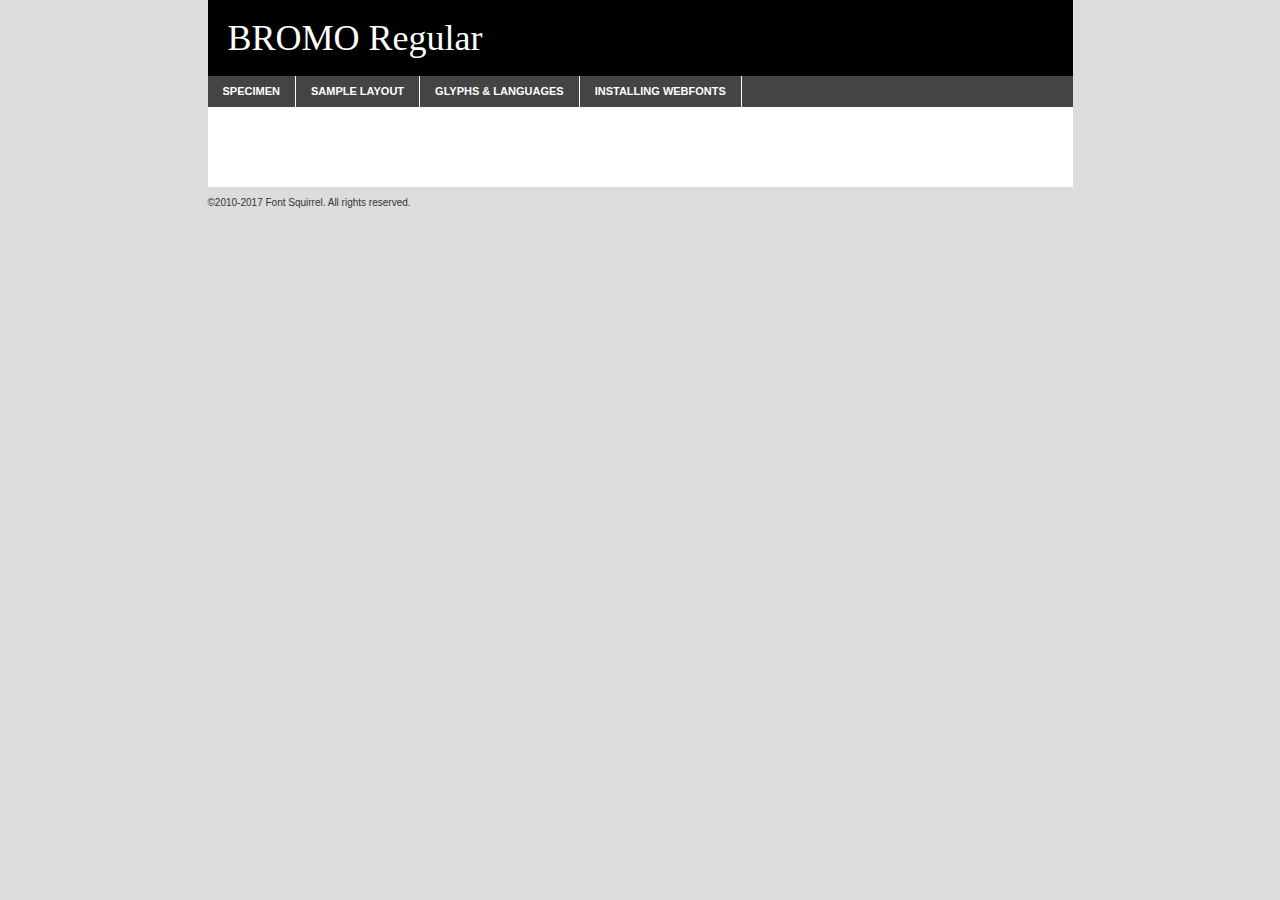
<file: font/bromo-demo.html>
<!DOCTYPE html PUBLIC "-//W3C//DTD XHTML 1.0 Transitional//EN"
	"http://www.w3.org/TR/xhtml1/DTD/xhtml1-transitional.dtd">

<html xmlns="http://www.w3.org/1999/xhtml" xml:lang="en" lang="en">
<head>
	<meta http-equiv="Content-Type" content="text/html; charset=utf-8" />
	<script src="http://ajax.googleapis.com/ajax/libs/jquery/1.7.2/jquery.min.js" type="text/javascript" charset="utf-8"></script>
	<script type="text/javascript">
	(function($){$.fn.easyTabs=function(option){var param=jQuery.extend({fadeSpeed:"fast",defaultContent:1,activeClass:'active'},option);$(this).each(function(){var thisId="#"+this.id;if(param.defaultContent==''){param.defaultContent=1;}
	if(typeof param.defaultContent=="number")
	{var defaultTab=$(thisId+" .tabs li:eq("+(param.defaultContent-1)+") a").attr('href').substr(1);}else{var defaultTab=param.defaultContent;}
	$(thisId+" .tabs li a").each(function(){var tabToHide=$(this).attr('href').substr(1);$("#"+tabToHide).addClass('easytabs-tab-content');});hideAll();changeContent(defaultTab);function hideAll(){$(thisId+" .easytabs-tab-content").hide();}
	function changeContent(tabId){hideAll();$(thisId+" .tabs li").removeClass(param.activeClass);$(thisId+" .tabs li a[href=#"+tabId+"]").closest('li').addClass(param.activeClass);if(param.fadeSpeed!="none")
	{$(thisId+" #"+tabId).fadeIn(param.fadeSpeed);}else{$(thisId+" #"+tabId).show();}}
	$(thisId+" .tabs li").click(function(){var tabId=$(this).find('a').attr('href').substr(1);changeContent(tabId);return false;});});}})(jQuery);
	</script>
	<link rel="stylesheet" href="specimen_files/specimen_stylesheet.css" type="text/css" charset="utf-8" />
	<link rel="stylesheet" href="stylesheet.css" type="text/css" charset="utf-8" />

	<style type="text/css">
					body{
				font-family: 'bromoregular';
							}
		</style>

	<title>BROMO Regular Specimen</title>
	
	
	<script type="text/javascript" charset="utf-8">
		$(document).ready(function() {
			$('#container').easyTabs({defaultContent:1});
		});
	</script>
</head>

<body>
<div id="container">
	<div id="header">
		BROMO Regular	</div>
	<ul class="tabs">
		<li><a href="#specimen">Specimen</a></li>
		<li><a href="#layout">Sample Layout</a></li>
				<li><a href="#glyphs">Glyphs &amp; Languages</a></li>
		<li><a href="#installing">Installing Webfonts</a></li>
		
	</ul>
	
	<div id="main_content">

		
			<div id="specimen">
		
				<div class="section">
					<div class="grid12 firstcol">
						<div class="huge">AaBb</div>
					</div>
				</div>
		
				<div class="section">
					<div class="glyph_range">A&#x200B;B&#x200b;C&#x200b;D&#x200b;E&#x200b;F&#x200b;G&#x200b;H&#x200b;I&#x200b;J&#x200b;K&#x200b;L&#x200b;M&#x200b;N&#x200b;O&#x200b;P&#x200b;Q&#x200b;R&#x200b;S&#x200b;T&#x200b;U&#x200b;V&#x200b;W&#x200b;X&#x200b;Y&#x200b;Z&#x200b;a&#x200b;b&#x200b;c&#x200b;d&#x200b;e&#x200b;f&#x200b;g&#x200b;h&#x200b;i&#x200b;j&#x200b;k&#x200b;l&#x200b;m&#x200b;n&#x200b;o&#x200b;p&#x200b;q&#x200b;r&#x200b;s&#x200b;t&#x200b;u&#x200b;v&#x200b;w&#x200b;x&#x200b;y&#x200b;z&#x200b;1&#x200b;2&#x200b;3&#x200b;4&#x200b;5&#x200b;6&#x200b;7&#x200b;8&#x200b;9&#x200b;0&#x200b;&amp;&#x200b;.&#x200b;,&#x200b;?&#x200b;!&#x200b;&#64;&#x200b;(&#x200b;)&#x200b;#&#x200b;$&#x200b;%&#x200b;*&#x200b;+&#x200b;-&#x200b;=&#x200b;:&#x200b;;</div>
				</div>
				<div class="section">
					<div class="grid12 firstcol">
						<table class="sample_table">
							<tr><td>10</td><td class="size10">abcdefghijklmnopqrstuvwxyzABCDEFGHIJKLMNOPQRSTUVWXYZ0123456789abcdefghijklmnopqrstuvwxyzABCDEFGHIJKLMNOPQRSTUVWXYZ0123456789abcdefghijklmnopqrstuvwxyzABCDEFGHIJKLMNOPQRSTUVWXYZ</td></tr>
							<tr><td>11</td><td class="size11">abcdefghijklmnopqrstuvwxyzABCDEFGHIJKLMNOPQRSTUVWXYZ0123456789abcdefghijklmnopqrstuvwxyzABCDEFGHIJKLMNOPQRSTUVWXYZ0123456789abcdefghijklmnopqrstuvwxyzABCDEFGHIJKLMNOPQRSTUVWXYZ</td></tr>
							<tr><td>12</td><td class="size12">abcdefghijklmnopqrstuvwxyzABCDEFGHIJKLMNOPQRSTUVWXYZ0123456789abcdefghijklmnopqrstuvwxyzABCDEFGHIJKLMNOPQRSTUVWXYZ0123456789abcdefghijklmnopqrstuvwxyzABCDEFGHIJKLMNOPQRSTUVWXYZ</td></tr>
							<tr><td>13</td><td class="size13">abcdefghijklmnopqrstuvwxyzABCDEFGHIJKLMNOPQRSTUVWXYZ0123456789abcdefghijklmnopqrstuvwxyzABCDEFGHIJKLMNOPQRSTUVWXYZ0123456789abcdefghijklmnopqrstuvwxyzABCDEFGHIJKLMNOPQRSTUVWXYZ</td></tr>
							<tr><td>14</td><td class="size14">abcdefghijklmnopqrstuvwxyzABCDEFGHIJKLMNOPQRSTUVWXYZ0123456789abcdefghijklmnopqrstuvwxyzABCDEFGHIJKLMNOPQRSTUVWXYZ0123456789abcdefghijklmnopqrstuvwxyzABCDEFGHIJKLMNOPQRSTUVWXYZ</td></tr>
							<tr><td>16</td><td class="size16">abcdefghijklmnopqrstuvwxyzABCDEFGHIJKLMNOPQRSTUVWXYZ0123456789abcdefghijklmnopqrstuvwxyzABCDEFGHIJKLMNOPQRSTUVWXYZ</td></tr>
							<tr><td>18</td><td class="size18">abcdefghijklmnopqrstuvwxyzABCDEFGHIJKLMNOPQRSTUVWXYZ0123456789abcdefghijklmnopqrstuvwxyzABCDEFGHIJKLMNOPQRSTUVWXYZ</td></tr>
							<tr><td>20</td><td class="size20">abcdefghijklmnopqrstuvwxyzABCDEFGHIJKLMNOPQRSTUVWXYZ0123456789abcdefghijklmnopqrstuvwxyzABCDEFGHIJKLMNOPQRSTUVWXYZ</td></tr>
							<tr><td>24</td><td class="size24">abcdefghijklmnopqrstuvwxyzABCDEFGHIJKLMNOPQRSTUVWXYZ0123456789abcdefghijklmnopqrstuvwxyzABCDEFGHIJKLMNOPQRSTUVWXYZ</td></tr>
							<tr><td>30</td><td class="size30">abcdefghijklmnopqrstuvwxyzABCDEFGHIJKLMNOPQRSTUVWXYZ0123456789abcdefghijklmnopqrstuvwxyzABCDEFGHIJKLMNOPQRSTUVWXYZ</td></tr>
							<tr><td>36</td><td class="size36">abcdefghijklmnopqrstuvwxyzABCDEFGHIJKLMNOPQRSTUVWXYZ0123456789abcdefghijklmnopqrstuvwxyzABCDEFGHIJKLMNOPQRSTUVWXYZ</td></tr>
							<tr><td>48</td><td class="size48">abcdefghijklmnopqrstuvwxyzABCDEFGHIJKLMNOPQRSTUVWXYZ0123456789abcdefghijklmnopqrstuvwxyzABCDEFGHIJKLMNOPQRSTUVWXYZ</td></tr>
							<tr><td>60</td><td class="size60">abcdefghijklmnopqrstuvwxyzABCDEFGHIJKLMNOPQRSTUVWXYZ0123456789abcdefghijklmnopqrstuvwxyzABCDEFGHIJKLMNOPQRSTUVWXYZ</td></tr>
							<tr><td>72</td><td class="size72">abcdefghijklmnopqrstuvwxyzABCDEFGHIJKLMNOPQRSTUVWXYZ0123456789abcdefghijklmnopqrstuvwxyzABCDEFGHIJKLMNOPQRSTUVWXYZ</td></tr>
							<tr><td>90</td><td class="size90">abcdefghijklmnopqrstuvwxyzABCDEFGHIJKLMNOPQRSTUVWXYZ0123456789abcdefghijklmnopqrstuvwxyzABCDEFGHIJKLMNOPQRSTUVWXYZ</td></tr>
						</table>
				
					</div>
			
				</div>
		
		
		
								<div class="section" id="bodycomparison">


										<div id="xheight">
				<div class="fontbody">&#x25FC;&#x25FC;&#x25FC;&#x25FC;&#x25FC;&#x25FC;&#x25FC;&#x25FC;&#x25FC;&#x25FC;&#x25FC;&#x25FC;&#x25FC;&#x25FC;&#x25FC;&#x25FC;&#x25FC;&#x25FC;&#x25FC;&#x25FC;&#x25FC;&#x25FC;&#x25FC;&#x25FC;&#x25FC;&#x25FC;&#x25FC;&#x25FC;&#x25FC;&#x25FC;&#x25FC;&#x25FC;&#x25FC;&#x25FC;&#x25FC;&#x25FC;&#x25FC;&#x25FC;&#x25FC;&#x25FC;&#x25FC;&#x25FC;&#x25FC;&#x25FC;&#x25FC;&#x25FC;&#x25FC;&#x25FC;&#x25FC;&#x25FC;&#x25FC;&#x25FC;&#x25FC;&#x25FC;&#x25FC;&#x25FC;&#x25FC;&#x25FC;&#x25FC;&#x25FC;&#x25FC;&#x25FC;&#x25FC;&#x25FC;&#x25FC;&#x25FC;&#x25FC;&#x25FC;&#x25FC;&#x25FC;&#x25FC;&#x25FC;&#x25FC;&#x25FC;&#x25FC;&#x25FC;&#x25FC;&#x25FC;&#x25FC;&#x25FC;&#x25FC;&#x25FC;&#x25FC;&#x25FC;&#x25FC;&#x25FC;&#x25FC;&#x25FC;&#x25FC;&#x25FC;&#x25FC;&#x25FC;&#x25FC;&#x25FC;&#x25FC;&#x25FC;&#x25FC;&#x25FC;&#x25FC;body</div><div class="arialbody">body</div><div class="verdanabody">body</div><div class="georgiabody">body</div></div>
										<div class="fontbody" style="z-index:1">
											body<span>BROMO Regular</span>
										</div>
										<div class="arialbody" style="z-index:1">
											body<span>Arial</span>
										</div>
										<div class="verdanabody" style="z-index:1">
											body<span>Verdana</span>
										</div>
										<div class="georgiabody" style="z-index:1">
											body<span>Georgia</span>
										</div>



								</div>
		
		
				<div class="section psample psample_row1" id="">
					
					<div class="grid2 firstcol">
						<p class="size10"><span>10.</span>Aenean lacinia bibendum nulla sed consectetur. Fusce dapibus, tellus ac cursus commodo, tortor mauris condimentum nibh, ut fermentum massa justo sit amet risus. Nullam id dolor id nibh ultricies vehicula ut id elit. Cum sociis natoque penatibus et magnis dis parturient montes, nascetur ridiculus mus. Nulla vitae elit libero, a pharetra augue.</p>
			
					</div>
					<div class="grid3">
						<p class="size11"><span>11.</span>Aenean lacinia bibendum nulla sed consectetur. Fusce dapibus, tellus ac cursus commodo, tortor mauris condimentum nibh, ut fermentum massa justo sit amet risus. Nullam id dolor id nibh ultricies vehicula ut id elit. Cum sociis natoque penatibus et magnis dis parturient montes, nascetur ridiculus mus. Nulla vitae elit libero, a pharetra augue.</p>
			
					</div>
					<div class="grid3">
						<p class="size12"><span>12.</span>Aenean lacinia bibendum nulla sed consectetur. Fusce dapibus, tellus ac cursus commodo, tortor mauris condimentum nibh, ut fermentum massa justo sit amet risus. Nullam id dolor id nibh ultricies vehicula ut id elit. Cum sociis natoque penatibus et magnis dis parturient montes, nascetur ridiculus mus. Nulla vitae elit libero, a pharetra augue.</p>
			
					</div>
					<div class="grid4">
						<p class="size13"><span>13.</span>Aenean lacinia bibendum nulla sed consectetur. Fusce dapibus, tellus ac cursus commodo, tortor mauris condimentum nibh, ut fermentum massa justo sit amet risus. Nullam id dolor id nibh ultricies vehicula ut id elit. Cum sociis natoque penatibus et magnis dis parturient montes, nascetur ridiculus mus. Nulla vitae elit libero, a pharetra augue.</p>
			
					</div>
					<div class="white_blend"></div>
					
				</div>
				<div class="section psample psample_row2" id="">
					<div class="grid3 firstcol">
						<p class="size14"><span>14.</span>Aenean lacinia bibendum nulla sed consectetur. Fusce dapibus, tellus ac cursus commodo, tortor mauris condimentum nibh, ut fermentum massa justo sit amet risus. Nullam id dolor id nibh ultricies vehicula ut id elit. Cum sociis natoque penatibus et magnis dis parturient montes, nascetur ridiculus mus. Nulla vitae elit libero, a pharetra augue.</p>
			
					</div>
					<div class="grid4">
						<p class="size16"><span>16.</span>Aenean lacinia bibendum nulla sed consectetur. Fusce dapibus, tellus ac cursus commodo, tortor mauris condimentum nibh, ut fermentum massa justo sit amet risus. Nullam id dolor id nibh ultricies vehicula ut id elit. Cum sociis natoque penatibus et magnis dis parturient montes, nascetur ridiculus mus. Nulla vitae elit libero, a pharetra augue.</p>
			
					</div>
					<div class="grid5">
						<p class="size18"><span>18.</span>Aenean lacinia bibendum nulla sed consectetur. Fusce dapibus, tellus ac cursus commodo, tortor mauris condimentum nibh, ut fermentum massa justo sit amet risus. Nullam id dolor id nibh ultricies vehicula ut id elit. Cum sociis natoque penatibus et magnis dis parturient montes, nascetur ridiculus mus. Nulla vitae elit libero, a pharetra augue.</p>
			
					</div>

					<div class="white_blend"></div>

				</div>
				
				<div class="section psample psample_row3" id="">
					<div class="grid5 firstcol">
						<p class="size20"><span>20.</span>Aenean lacinia bibendum nulla sed consectetur. Fusce dapibus, tellus ac cursus commodo, tortor mauris condimentum nibh, ut fermentum massa justo sit amet risus. Nullam id dolor id nibh ultricies vehicula ut id elit. Cum sociis natoque penatibus et magnis dis parturient montes, nascetur ridiculus mus. Nulla vitae elit libero, a pharetra augue.</p>
					</div>
					<div class="grid7">
						<p class="size24"><span>24.</span>Aenean lacinia bibendum nulla sed consectetur. Fusce dapibus, tellus ac cursus commodo, tortor mauris condimentum nibh, ut fermentum massa justo sit amet risus. Nullam id dolor id nibh ultricies vehicula ut id elit. Cum sociis natoque penatibus et magnis dis parturient montes, nascetur ridiculus mus. Nulla vitae elit libero, a pharetra augue.</p>
					</div>
					
					<div class="white_blend"></div>
					
				</div>
				
				<div class="section psample psample_row4" id="">
					<div class="grid12 firstcol">
						<p class="size30"><span>30.</span>Aenean lacinia bibendum nulla sed consectetur. Fusce dapibus, tellus ac cursus commodo, tortor mauris condimentum nibh, ut fermentum massa justo sit amet risus. Nullam id dolor id nibh ultricies vehicula ut id elit. Cum sociis natoque penatibus et magnis dis parturient montes, nascetur ridiculus mus. Nulla vitae elit libero, a pharetra augue.</p>
					</div>
					<div class="white_blend"></div>
					
				</div>
				
				
				
				<div class="section psample psample_row1 fullreverse">
					<div class="grid2 firstcol">
						<p class="size10"><span>10.</span>Aenean lacinia bibendum nulla sed consectetur. Fusce dapibus, tellus ac cursus commodo, tortor mauris condimentum nibh, ut fermentum massa justo sit amet risus. Nullam id dolor id nibh ultricies vehicula ut id elit. Cum sociis natoque penatibus et magnis dis parturient montes, nascetur ridiculus mus. Nulla vitae elit libero, a pharetra augue.</p>
			
					</div>
					<div class="grid3">
						<p class="size11"><span>11.</span>Aenean lacinia bibendum nulla sed consectetur. Fusce dapibus, tellus ac cursus commodo, tortor mauris condimentum nibh, ut fermentum massa justo sit amet risus. Nullam id dolor id nibh ultricies vehicula ut id elit. Cum sociis natoque penatibus et magnis dis parturient montes, nascetur ridiculus mus. Nulla vitae elit libero, a pharetra augue.</p>
			
					</div>
					<div class="grid3">
						<p class="size12"><span>12.</span>Aenean lacinia bibendum nulla sed consectetur. Fusce dapibus, tellus ac cursus commodo, tortor mauris condimentum nibh, ut fermentum massa justo sit amet risus. Nullam id dolor id nibh ultricies vehicula ut id elit. Cum sociis natoque penatibus et magnis dis parturient montes, nascetur ridiculus mus. Nulla vitae elit libero, a pharetra augue.</p>
			
					</div>
					<div class="grid4">
						<p class="size13"><span>13.</span>Aenean lacinia bibendum nulla sed consectetur. Fusce dapibus, tellus ac cursus commodo, tortor mauris condimentum nibh, ut fermentum massa justo sit amet risus. Nullam id dolor id nibh ultricies vehicula ut id elit. Cum sociis natoque penatibus et magnis dis parturient montes, nascetur ridiculus mus. Nulla vitae elit libero, a pharetra augue.</p>
			
					</div>
					<div class="black_blend"></div>
					
				</div>
				
				<div class="section psample psample_row2 fullreverse">
					<div class="grid3 firstcol">
						<p class="size14"><span>14.</span>Aenean lacinia bibendum nulla sed consectetur. Fusce dapibus, tellus ac cursus commodo, tortor mauris condimentum nibh, ut fermentum massa justo sit amet risus. Nullam id dolor id nibh ultricies vehicula ut id elit. Cum sociis natoque penatibus et magnis dis parturient montes, nascetur ridiculus mus. Nulla vitae elit libero, a pharetra augue.</p>
			
					</div>
					<div class="grid4">
						<p class="size16"><span>16.</span>Aenean lacinia bibendum nulla sed consectetur. Fusce dapibus, tellus ac cursus commodo, tortor mauris condimentum nibh, ut fermentum massa justo sit amet risus. Nullam id dolor id nibh ultricies vehicula ut id elit. Cum sociis natoque penatibus et magnis dis parturient montes, nascetur ridiculus mus. Nulla vitae elit libero, a pharetra augue.</p>
			
					</div>
					<div class="grid5">
						<p class="size18"><span>18.</span>Aenean lacinia bibendum nulla sed consectetur. Fusce dapibus, tellus ac cursus commodo, tortor mauris condimentum nibh, ut fermentum massa justo sit amet risus. Nullam id dolor id nibh ultricies vehicula ut id elit. Cum sociis natoque penatibus et magnis dis parturient montes, nascetur ridiculus mus. Nulla vitae elit libero, a pharetra augue.</p>
			
					</div>
					<div class="black_blend"></div>

				</div>
				
				<div class="section psample fullreverse psample_row3" id="">
					<div class="grid5 firstcol">
						<p class="size20"><span>20.</span>Aenean lacinia bibendum nulla sed consectetur. Fusce dapibus, tellus ac cursus commodo, tortor mauris condimentum nibh, ut fermentum massa justo sit amet risus. Nullam id dolor id nibh ultricies vehicula ut id elit. Cum sociis natoque penatibus et magnis dis parturient montes, nascetur ridiculus mus. Nulla vitae elit libero, a pharetra augue.</p>
					</div>
					<div class="grid7">
						<p class="size24"><span>24.</span>Aenean lacinia bibendum nulla sed consectetur. Fusce dapibus, tellus ac cursus commodo, tortor mauris condimentum nibh, ut fermentum massa justo sit amet risus. Nullam id dolor id nibh ultricies vehicula ut id elit. Cum sociis natoque penatibus et magnis dis parturient montes, nascetur ridiculus mus. Nulla vitae elit libero, a pharetra augue.</p>
					</div>
					
					<div class="black_blend"></div>
					
				</div>
				
				<div class="section psample fullreverse psample_row4" id="" style="border-bottom: 20px #000 solid;">
					<div class="grid12 firstcol">
						<p class="size30"><span>30.</span>Aenean lacinia bibendum nulla sed consectetur. Fusce dapibus, tellus ac cursus commodo, tortor mauris condimentum nibh, ut fermentum massa justo sit amet risus. Nullam id dolor id nibh ultricies vehicula ut id elit. Cum sociis natoque penatibus et magnis dis parturient montes, nascetur ridiculus mus. Nulla vitae elit libero, a pharetra augue.</p>
					</div>
					<div class="black_blend"></div>
					
				</div>
				
				
				
				
			</div>
			
			<div id="layout">
				
				<div class="section">
					
					<div class="grid12 firstcol">
						<h1>Lorem Ipsum Dolor</h1>
						<h2>Etiam porta sem malesuada magna mollis euismod</h2>
						
						<p class="byline">By <a href="#link">Aenean Lacinia</a></p>
					</div>
				</div>
				<div class="section">
					<div class="grid8 firstcol">
						<p class="large">Donec sed odio dui. Morbi leo risus, porta ac consectetur ac, vestibulum at eros. Fusce dapibus, tellus ac cursus commodo, tortor mauris condimentum nibh, ut fermentum massa justo sit amet risus. </p>

						
						<h3>Pellentesque ornare sem</h3>

						<p>Maecenas sed diam eget risus varius blandit sit amet non magna. Maecenas faucibus mollis interdum. Donec ullamcorper nulla non metus auctor fringilla. Nullam id dolor id nibh ultricies vehicula ut id elit. Nullam id dolor id nibh ultricies vehicula ut id elit. </p>

						<p>Aenean eu leo quam. Pellentesque ornare sem lacinia quam venenatis vestibulum. Lorem ipsum dolor sit amet, consectetur adipiscing elit. Cum sociis natoque penatibus et magnis dis parturient montes, nascetur ridiculus mus. </p>

						<p>Nulla vitae elit libero, a pharetra augue. Praesent commodo cursus magna, vel scelerisque nisl consectetur et. Aenean lacinia bibendum nulla sed consectetur. </p>

						<p>Nullam quis risus eget urna mollis ornare vel eu leo. Nullam quis risus eget urna mollis ornare vel eu leo. Maecenas sed diam eget risus varius blandit sit amet non magna. Donec ullamcorper nulla non metus auctor fringilla. </p>

						<h3>Cras mattis consectetur</h3>

						<p>Aenean eu leo quam. Pellentesque ornare sem lacinia quam venenatis vestibulum. Aenean lacinia bibendum nulla sed consectetur. Integer posuere erat a ante venenatis dapibus posuere velit aliquet. Cras mattis consectetur purus sit amet fermentum. </p>

						<p>Nullam id dolor id nibh ultricies vehicula ut id elit. Nullam quis risus eget urna mollis ornare vel eu leo. Cras mattis consectetur purus sit amet fermentum.</p>
					</div>
					
					<div class="grid4 sidebar">
						
						<div class="box reverse">
							<p class="last">Nullam quis risus eget urna mollis ornare vel eu leo. Donec ullamcorper nulla non metus auctor fringilla. Cras mattis consectetur purus sit amet fermentum. Sed posuere consectetur est at lobortis. Lorem ipsum dolor sit amet, consectetur adipiscing elit. </p>
						</div>
						
						<p class="caption">Maecenas sed diam eget risus varius.</p>

						<p>Vestibulum id ligula porta felis euismod semper. Integer posuere erat a ante venenatis dapibus posuere velit aliquet. Vestibulum id ligula porta felis euismod semper. Sed posuere consectetur est at lobortis. Maecenas sed diam eget risus varius blandit sit amet non magna. Fusce dapibus, tellus ac cursus commodo, tortor mauris condimentum nibh, ut fermentum massa justo sit amet risus. </p>

					

						<p>Duis mollis, est non commodo luctus, nisi erat porttitor ligula, eget lacinia odio sem nec elit. Aenean lacinia bibendum nulla sed consectetur. Vivamus sagittis lacus vel augue laoreet rutrum faucibus dolor auctor. Aenean lacinia bibendum nulla sed consectetur. Nullam quis risus eget urna mollis ornare vel eu leo. </p>

						<p>Praesent commodo cursus magna, vel scelerisque nisl consectetur et. Donec ullamcorper nulla non metus auctor fringilla. Maecenas faucibus mollis interdum. Fusce dapibus, tellus ac cursus commodo, tortor mauris condimentum nibh, ut fermentum massa justo sit amet risus. </p>

					</div>
				</div>
				
			</div>


			



		<div id="glyphs">
			<div class="section">
				<div class="grid12 firstcol">
			
				<h1>Language Support</h1>
				<p>The subset of BROMO Regular in this kit supports the following languages:<br />
			
					English, Arrernte, Bislama, Cebuano, Fijian, Gilbertese, Hmong, Ibanag, Iloko_ilokano, Interglossa_glosa, Interlingua, Lojban, Norfolk_pitcairnese, Oromo, Rotokas, Seychelles_creole, Shona, Somali, Southern_ndebele, Swahili, Swati_swazi, Tok_pisin, Warlpiri, Xhosa, Zulu, Latinbasic, Demo				</p>
				<h1>Glyph Chart</h1>
				<p>The subset of BROMO Regular in this kit includes all the glyphs listed below. Unicode entities are included above each glyph to help you insert individual characters into your layout.</p>
				<div id="glyph_chart">
			
																				 <div><p>&amp;#29;</p>&#29;</div>
																				 <div><p>&amp;#29;</p>&#29;</div>
																				 <div><p>&amp;#32;</p>&#32;</div>
																				 <div><p>&amp;#38;</p>&#38;</div>
																				 <div><p>&amp;#65;</p>&#65;</div>
																				 <div><p>&amp;#66;</p>&#66;</div>
																				 <div><p>&amp;#67;</p>&#67;</div>
																				 <div><p>&amp;#68;</p>&#68;</div>
																				 <div><p>&amp;#69;</p>&#69;</div>
																				 <div><p>&amp;#70;</p>&#70;</div>
																				 <div><p>&amp;#71;</p>&#71;</div>
																				 <div><p>&amp;#72;</p>&#72;</div>
																				 <div><p>&amp;#73;</p>&#73;</div>
																				 <div><p>&amp;#74;</p>&#74;</div>
																				 <div><p>&amp;#75;</p>&#75;</div>
																				 <div><p>&amp;#76;</p>&#76;</div>
																				 <div><p>&amp;#77;</p>&#77;</div>
																				 <div><p>&amp;#78;</p>&#78;</div>
																				 <div><p>&amp;#79;</p>&#79;</div>
																				 <div><p>&amp;#80;</p>&#80;</div>
																				 <div><p>&amp;#81;</p>&#81;</div>
																				 <div><p>&amp;#82;</p>&#82;</div>
																				 <div><p>&amp;#83;</p>&#83;</div>
																				 <div><p>&amp;#84;</p>&#84;</div>
																				 <div><p>&amp;#85;</p>&#85;</div>
																				 <div><p>&amp;#86;</p>&#86;</div>
																				 <div><p>&amp;#87;</p>&#87;</div>
																				 <div><p>&amp;#88;</p>&#88;</div>
																				 <div><p>&amp;#89;</p>&#89;</div>
																				 <div><p>&amp;#90;</p>&#90;</div>
																				 <div><p>&amp;#97;</p>&#97;</div>
																				 <div><p>&amp;#98;</p>&#98;</div>
																				 <div><p>&amp;#99;</p>&#99;</div>
																				 <div><p>&amp;#100;</p>&#100;</div>
																				 <div><p>&amp;#101;</p>&#101;</div>
																				 <div><p>&amp;#102;</p>&#102;</div>
																				 <div><p>&amp;#103;</p>&#103;</div>
																				 <div><p>&amp;#104;</p>&#104;</div>
																				 <div><p>&amp;#105;</p>&#105;</div>
																				 <div><p>&amp;#106;</p>&#106;</div>
																				 <div><p>&amp;#107;</p>&#107;</div>
																				 <div><p>&amp;#108;</p>&#108;</div>
																				 <div><p>&amp;#109;</p>&#109;</div>
																				 <div><p>&amp;#110;</p>&#110;</div>
																				 <div><p>&amp;#111;</p>&#111;</div>
																				 <div><p>&amp;#112;</p>&#112;</div>
																				 <div><p>&amp;#113;</p>&#113;</div>
																				 <div><p>&amp;#114;</p>&#114;</div>
																				 <div><p>&amp;#115;</p>&#115;</div>
																				 <div><p>&amp;#116;</p>&#116;</div>
																				 <div><p>&amp;#117;</p>&#117;</div>
																				 <div><p>&amp;#118;</p>&#118;</div>
																				 <div><p>&amp;#119;</p>&#119;</div>
																				 <div><p>&amp;#120;</p>&#120;</div>
																				 <div><p>&amp;#121;</p>&#121;</div>
																				 <div><p>&amp;#122;</p>&#122;</div>
																				 <div><p>&amp;#160;</p>&#160;</div>
																				 <div><p>&amp;#255;</p>&#255;</div>
																				 <div><p>&amp;#255;</p>&#255;</div>
																				 <div><p>&amp;#8192;</p>&#8192;</div>
																				 <div><p>&amp;#8193;</p>&#8193;</div>
																				 <div><p>&amp;#8194;</p>&#8194;</div>
																				 <div><p>&amp;#8195;</p>&#8195;</div>
																				 <div><p>&amp;#8196;</p>&#8196;</div>
																				 <div><p>&amp;#8197;</p>&#8197;</div>
																				 <div><p>&amp;#8198;</p>&#8198;</div>
																				 <div><p>&amp;#8199;</p>&#8199;</div>
																				 <div><p>&amp;#8200;</p>&#8200;</div>
																				 <div><p>&amp;#8201;</p>&#8201;</div>
																				 <div><p>&amp;#8202;</p>&#8202;</div>
																				 <div><p>&amp;#255;</p>&#255;</div>
																				 <div><p>&amp;#8239;</p>&#8239;</div>
																				 <div><p>&amp;#8287;</p>&#8287;</div>
																				 <div><p>&amp;#255;</p>&#255;</div>
																				 <div><p>&amp;#255;</p>&#255;</div>
																				 <div><p>&amp;#9724;</p>&#9724;</div>
																																						</div>	
				</div>
		
		
			</div>
		</div>
		
		
		<div id="specs">
			
		</div>
	
		<div id="installing">
			<div class="section">
				<div class="grid7 firstcol">
					<h1>Installing Webfonts</h1>
					
					<p>Webfonts are supported by all major browser platforms but not all in the same way. There are currently four different font formats that must be included in order to target all browsers. This includes TTF, WOFF, EOT and SVG.</p>
					
					<h2>1. Upload your webfonts</h2>
					<p>You must upload your webfont kit to your website. They should be in or near the same directory as your CSS files.</p>
					
					<h2>2. Include the webfont stylesheet</h2>
					<p>A special CSS @font-face declaration helps the various browsers select the appropriate font it needs without causing you a bunch of headaches. Learn more about this syntax by reading the <a href="https://www.fontspring.com/blog/further-hardening-of-the-bulletproof-syntax">Fontspring blog post</a> about it. The code for it is as follows:</p>


<code>
@font-face{ 
	font-family: 'MyWebFont';
	src: url('WebFont.eot');
	src: url('WebFont.eot?#iefix') format('embedded-opentype'),
	     url('WebFont.woff') format('woff'),
	     url('WebFont.ttf') format('truetype'),
	     url('WebFont.svg#webfont') format('svg');
}
</code>

	<p>We've already gone ahead and generated the code for you. All you have to do is link to the stylesheet in your HTML, like this:</p>
	<code>&lt;link rel=&quot;stylesheet&quot; href=&quot;stylesheet.css&quot; type=&quot;text/css&quot; charset=&quot;utf-8&quot; /&gt;</code>

					<h2>3. Modify your own stylesheet</h2>
					<p>To take advantage of your new fonts, you must tell your stylesheet to use them. Look at the original @font-face declaration above and find the property called "font-family." The name linked there will be what you use to reference the font. Prepend that webfont name to the font stack in the "font-family" property, inside the selector you want to change. For example:</p>
<code>p { font-family: 'WebFont', Arial, sans-serif; }</code>

<h2>4. Test</h2>
<p>Getting webfonts to work cross-browser <em>can</em> be tricky. Use the information in the sidebar to help you if you find that fonts aren't loading in a particular browser.</p>
				</div>
				
				<div class="grid5 sidebar">
					<div class="box">
						<h2>Troubleshooting<br />Font-Face Problems</h2>
						<p>Having trouble getting your webfonts to load in your new website? Here are some tips to sort out what might be the problem.</p>

						<h3>Fonts not showing in any browser</h3>

						<p>This sounds like you need to work on the plumbing. You either did not upload the fonts to the correct directory, or you did not link the fonts properly in the CSS. If you've confirmed that all this is correct and you still have a problem, take a look at your .htaccess file and see if requests are getting intercepted.</p>

						<h3>Fonts not loading in iPhone or iPad</h3>

						<p>The most common problem here is that you are serving the fonts from an IIS server. IIS refuses to serve files that have unknown MIME types. If that is the case, you must set the MIME type for SVG to "image/svg+xml" in the server settings. Follow these instructions from Microsoft if you need help.</p>

						<h3>Fonts not loading in Firefox</h3>

						<p>The primary reason for this failure? You are still using a version Firefox older than 3.5. So upgrade already! If that isn't it, then you are very likely serving fonts from a different domain. Firefox requires that all font assets be served from the same domain. Lastly it is possible that you need to add WOFF to your list of MIME types (if you are serving via IIS.)</p>

						<h3>Fonts not loading in IE</h3>

						<p>Are you looking at Internet Explorer on an actual Windows machine or are you cheating by using a service like Adobe BrowserLab? Many of these screenshot services do not render @font-face for IE. Best to test it on a real machine.</p>

						<h3>Fonts not loading in IE9</h3>

						<p>IE9, like Firefox, requires that fonts be served from the same domain as the website. Make sure that is the case.</p>
					</div>
				</div>
			</div>
			
		</div>
	
	</div>
	<div id="footer">
		<p>&copy;2010-2017 Font Squirrel. All rights reserved.</p>
	</div>
</div>
</body>
</html>
</file>
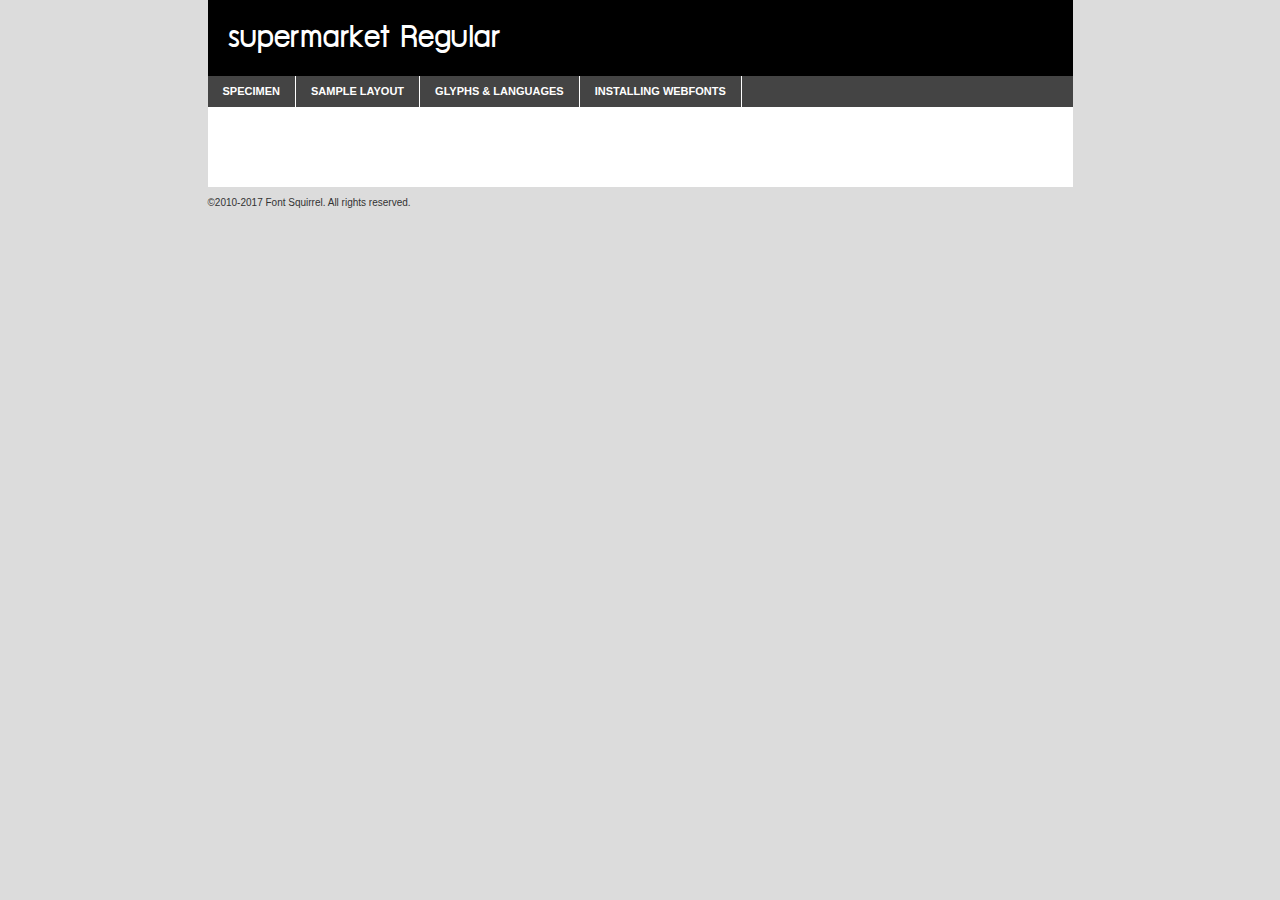
<file: font/supermarket-demo.html>
<!DOCTYPE html PUBLIC "-//W3C//DTD XHTML 1.0 Transitional//EN"
	"http://www.w3.org/TR/xhtml1/DTD/xhtml1-transitional.dtd">

<html xmlns="http://www.w3.org/1999/xhtml" xml:lang="en" lang="en">
<head>
	<meta http-equiv="Content-Type" content="text/html; charset=utf-8" />
	<script src="http://ajax.googleapis.com/ajax/libs/jquery/1.7.2/jquery.min.js" type="text/javascript" charset="utf-8"></script>
	<script type="text/javascript">
	(function($){$.fn.easyTabs=function(option){var param=jQuery.extend({fadeSpeed:"fast",defaultContent:1,activeClass:'active'},option);$(this).each(function(){var thisId="#"+this.id;if(param.defaultContent==''){param.defaultContent=1;}
	if(typeof param.defaultContent=="number")
	{var defaultTab=$(thisId+" .tabs li:eq("+(param.defaultContent-1)+") a").attr('href').substr(1);}else{var defaultTab=param.defaultContent;}
	$(thisId+" .tabs li a").each(function(){var tabToHide=$(this).attr('href').substr(1);$("#"+tabToHide).addClass('easytabs-tab-content');});hideAll();changeContent(defaultTab);function hideAll(){$(thisId+" .easytabs-tab-content").hide();}
	function changeContent(tabId){hideAll();$(thisId+" .tabs li").removeClass(param.activeClass);$(thisId+" .tabs li a[href=#"+tabId+"]").closest('li').addClass(param.activeClass);if(param.fadeSpeed!="none")
	{$(thisId+" #"+tabId).fadeIn(param.fadeSpeed);}else{$(thisId+" #"+tabId).show();}}
	$(thisId+" .tabs li").click(function(){var tabId=$(this).find('a').attr('href').substr(1);changeContent(tabId);return false;});});}})(jQuery);
	</script>
	<link rel="stylesheet" href="specimen_files/specimen_stylesheet.css" type="text/css" charset="utf-8" />
	<link rel="stylesheet" href="stylesheet.css" type="text/css" charset="utf-8" />

	<style type="text/css">
					body{
				font-family: 'supermarketregular';
							}
		</style>

	<title>supermarket Regular Specimen</title>
	
	
	<script type="text/javascript" charset="utf-8">
		$(document).ready(function() {
			$('#container').easyTabs({defaultContent:1});
		});
	</script>
</head>

<body>
<div id="container">
	<div id="header">
		supermarket Regular	</div>
	<ul class="tabs">
		<li><a href="#specimen">Specimen</a></li>
		<li><a href="#layout">Sample Layout</a></li>
				<li><a href="#glyphs">Glyphs &amp; Languages</a></li>
		<li><a href="#installing">Installing Webfonts</a></li>
		
	</ul>
	
	<div id="main_content">

		
			<div id="specimen">
		
				<div class="section">
					<div class="grid12 firstcol">
						<div class="huge">AaBb</div>
					</div>
				</div>
		
				<div class="section">
					<div class="glyph_range">A&#x200B;B&#x200b;C&#x200b;D&#x200b;E&#x200b;F&#x200b;G&#x200b;H&#x200b;I&#x200b;J&#x200b;K&#x200b;L&#x200b;M&#x200b;N&#x200b;O&#x200b;P&#x200b;Q&#x200b;R&#x200b;S&#x200b;T&#x200b;U&#x200b;V&#x200b;W&#x200b;X&#x200b;Y&#x200b;Z&#x200b;a&#x200b;b&#x200b;c&#x200b;d&#x200b;e&#x200b;f&#x200b;g&#x200b;h&#x200b;i&#x200b;j&#x200b;k&#x200b;l&#x200b;m&#x200b;n&#x200b;o&#x200b;p&#x200b;q&#x200b;r&#x200b;s&#x200b;t&#x200b;u&#x200b;v&#x200b;w&#x200b;x&#x200b;y&#x200b;z&#x200b;1&#x200b;2&#x200b;3&#x200b;4&#x200b;5&#x200b;6&#x200b;7&#x200b;8&#x200b;9&#x200b;0&#x200b;&amp;&#x200b;.&#x200b;,&#x200b;?&#x200b;!&#x200b;&#64;&#x200b;(&#x200b;)&#x200b;#&#x200b;$&#x200b;%&#x200b;*&#x200b;+&#x200b;-&#x200b;=&#x200b;:&#x200b;;</div>
				</div>
				<div class="section">
					<div class="grid12 firstcol">
						<table class="sample_table">
							<tr><td>10</td><td class="size10">abcdefghijklmnopqrstuvwxyzABCDEFGHIJKLMNOPQRSTUVWXYZ0123456789abcdefghijklmnopqrstuvwxyzABCDEFGHIJKLMNOPQRSTUVWXYZ0123456789abcdefghijklmnopqrstuvwxyzABCDEFGHIJKLMNOPQRSTUVWXYZ</td></tr>
							<tr><td>11</td><td class="size11">abcdefghijklmnopqrstuvwxyzABCDEFGHIJKLMNOPQRSTUVWXYZ0123456789abcdefghijklmnopqrstuvwxyzABCDEFGHIJKLMNOPQRSTUVWXYZ0123456789abcdefghijklmnopqrstuvwxyzABCDEFGHIJKLMNOPQRSTUVWXYZ</td></tr>
							<tr><td>12</td><td class="size12">abcdefghijklmnopqrstuvwxyzABCDEFGHIJKLMNOPQRSTUVWXYZ0123456789abcdefghijklmnopqrstuvwxyzABCDEFGHIJKLMNOPQRSTUVWXYZ0123456789abcdefghijklmnopqrstuvwxyzABCDEFGHIJKLMNOPQRSTUVWXYZ</td></tr>
							<tr><td>13</td><td class="size13">abcdefghijklmnopqrstuvwxyzABCDEFGHIJKLMNOPQRSTUVWXYZ0123456789abcdefghijklmnopqrstuvwxyzABCDEFGHIJKLMNOPQRSTUVWXYZ0123456789abcdefghijklmnopqrstuvwxyzABCDEFGHIJKLMNOPQRSTUVWXYZ</td></tr>
							<tr><td>14</td><td class="size14">abcdefghijklmnopqrstuvwxyzABCDEFGHIJKLMNOPQRSTUVWXYZ0123456789abcdefghijklmnopqrstuvwxyzABCDEFGHIJKLMNOPQRSTUVWXYZ0123456789abcdefghijklmnopqrstuvwxyzABCDEFGHIJKLMNOPQRSTUVWXYZ</td></tr>
							<tr><td>16</td><td class="size16">abcdefghijklmnopqrstuvwxyzABCDEFGHIJKLMNOPQRSTUVWXYZ0123456789abcdefghijklmnopqrstuvwxyzABCDEFGHIJKLMNOPQRSTUVWXYZ</td></tr>
							<tr><td>18</td><td class="size18">abcdefghijklmnopqrstuvwxyzABCDEFGHIJKLMNOPQRSTUVWXYZ0123456789abcdefghijklmnopqrstuvwxyzABCDEFGHIJKLMNOPQRSTUVWXYZ</td></tr>
							<tr><td>20</td><td class="size20">abcdefghijklmnopqrstuvwxyzABCDEFGHIJKLMNOPQRSTUVWXYZ0123456789abcdefghijklmnopqrstuvwxyzABCDEFGHIJKLMNOPQRSTUVWXYZ</td></tr>
							<tr><td>24</td><td class="size24">abcdefghijklmnopqrstuvwxyzABCDEFGHIJKLMNOPQRSTUVWXYZ0123456789abcdefghijklmnopqrstuvwxyzABCDEFGHIJKLMNOPQRSTUVWXYZ</td></tr>
							<tr><td>30</td><td class="size30">abcdefghijklmnopqrstuvwxyzABCDEFGHIJKLMNOPQRSTUVWXYZ0123456789abcdefghijklmnopqrstuvwxyzABCDEFGHIJKLMNOPQRSTUVWXYZ</td></tr>
							<tr><td>36</td><td class="size36">abcdefghijklmnopqrstuvwxyzABCDEFGHIJKLMNOPQRSTUVWXYZ0123456789abcdefghijklmnopqrstuvwxyzABCDEFGHIJKLMNOPQRSTUVWXYZ</td></tr>
							<tr><td>48</td><td class="size48">abcdefghijklmnopqrstuvwxyzABCDEFGHIJKLMNOPQRSTUVWXYZ0123456789abcdefghijklmnopqrstuvwxyzABCDEFGHIJKLMNOPQRSTUVWXYZ</td></tr>
							<tr><td>60</td><td class="size60">abcdefghijklmnopqrstuvwxyzABCDEFGHIJKLMNOPQRSTUVWXYZ0123456789abcdefghijklmnopqrstuvwxyzABCDEFGHIJKLMNOPQRSTUVWXYZ</td></tr>
							<tr><td>72</td><td class="size72">abcdefghijklmnopqrstuvwxyzABCDEFGHIJKLMNOPQRSTUVWXYZ0123456789abcdefghijklmnopqrstuvwxyzABCDEFGHIJKLMNOPQRSTUVWXYZ</td></tr>
							<tr><td>90</td><td class="size90">abcdefghijklmnopqrstuvwxyzABCDEFGHIJKLMNOPQRSTUVWXYZ0123456789abcdefghijklmnopqrstuvwxyzABCDEFGHIJKLMNOPQRSTUVWXYZ</td></tr>
						</table>
				
					</div>
			
				</div>
		
		
		
								<div class="section" id="bodycomparison">


										<div id="xheight">
				<div class="fontbody">&#x25FC;&#x25FC;&#x25FC;&#x25FC;&#x25FC;&#x25FC;&#x25FC;&#x25FC;&#x25FC;&#x25FC;&#x25FC;&#x25FC;&#x25FC;&#x25FC;&#x25FC;&#x25FC;&#x25FC;&#x25FC;&#x25FC;&#x25FC;&#x25FC;&#x25FC;&#x25FC;&#x25FC;&#x25FC;&#x25FC;&#x25FC;&#x25FC;&#x25FC;&#x25FC;&#x25FC;&#x25FC;&#x25FC;&#x25FC;&#x25FC;&#x25FC;&#x25FC;&#x25FC;&#x25FC;&#x25FC;&#x25FC;&#x25FC;&#x25FC;&#x25FC;&#x25FC;&#x25FC;&#x25FC;&#x25FC;&#x25FC;&#x25FC;&#x25FC;&#x25FC;&#x25FC;&#x25FC;&#x25FC;&#x25FC;&#x25FC;&#x25FC;&#x25FC;&#x25FC;&#x25FC;&#x25FC;&#x25FC;&#x25FC;&#x25FC;&#x25FC;&#x25FC;&#x25FC;&#x25FC;&#x25FC;&#x25FC;&#x25FC;&#x25FC;&#x25FC;&#x25FC;&#x25FC;&#x25FC;&#x25FC;&#x25FC;&#x25FC;&#x25FC;&#x25FC;&#x25FC;&#x25FC;&#x25FC;&#x25FC;&#x25FC;&#x25FC;&#x25FC;&#x25FC;&#x25FC;&#x25FC;&#x25FC;&#x25FC;&#x25FC;&#x25FC;&#x25FC;&#x25FC;&#x25FC;body</div><div class="arialbody">body</div><div class="verdanabody">body</div><div class="georgiabody">body</div></div>
										<div class="fontbody" style="z-index:1">
											body<span>supermarket Regular</span>
										</div>
										<div class="arialbody" style="z-index:1">
											body<span>Arial</span>
										</div>
										<div class="verdanabody" style="z-index:1">
											body<span>Verdana</span>
										</div>
										<div class="georgiabody" style="z-index:1">
											body<span>Georgia</span>
										</div>



								</div>
		
		
				<div class="section psample psample_row1" id="">
					
					<div class="grid2 firstcol">
						<p class="size10"><span>10.</span>Aenean lacinia bibendum nulla sed consectetur. Fusce dapibus, tellus ac cursus commodo, tortor mauris condimentum nibh, ut fermentum massa justo sit amet risus. Nullam id dolor id nibh ultricies vehicula ut id elit. Cum sociis natoque penatibus et magnis dis parturient montes, nascetur ridiculus mus. Nulla vitae elit libero, a pharetra augue.</p>
			
					</div>
					<div class="grid3">
						<p class="size11"><span>11.</span>Aenean lacinia bibendum nulla sed consectetur. Fusce dapibus, tellus ac cursus commodo, tortor mauris condimentum nibh, ut fermentum massa justo sit amet risus. Nullam id dolor id nibh ultricies vehicula ut id elit. Cum sociis natoque penatibus et magnis dis parturient montes, nascetur ridiculus mus. Nulla vitae elit libero, a pharetra augue.</p>
			
					</div>
					<div class="grid3">
						<p class="size12"><span>12.</span>Aenean lacinia bibendum nulla sed consectetur. Fusce dapibus, tellus ac cursus commodo, tortor mauris condimentum nibh, ut fermentum massa justo sit amet risus. Nullam id dolor id nibh ultricies vehicula ut id elit. Cum sociis natoque penatibus et magnis dis parturient montes, nascetur ridiculus mus. Nulla vitae elit libero, a pharetra augue.</p>
			
					</div>
					<div class="grid4">
						<p class="size13"><span>13.</span>Aenean lacinia bibendum nulla sed consectetur. Fusce dapibus, tellus ac cursus commodo, tortor mauris condimentum nibh, ut fermentum massa justo sit amet risus. Nullam id dolor id nibh ultricies vehicula ut id elit. Cum sociis natoque penatibus et magnis dis parturient montes, nascetur ridiculus mus. Nulla vitae elit libero, a pharetra augue.</p>
			
					</div>
					<div class="white_blend"></div>
					
				</div>
				<div class="section psample psample_row2" id="">
					<div class="grid3 firstcol">
						<p class="size14"><span>14.</span>Aenean lacinia bibendum nulla sed consectetur. Fusce dapibus, tellus ac cursus commodo, tortor mauris condimentum nibh, ut fermentum massa justo sit amet risus. Nullam id dolor id nibh ultricies vehicula ut id elit. Cum sociis natoque penatibus et magnis dis parturient montes, nascetur ridiculus mus. Nulla vitae elit libero, a pharetra augue.</p>
			
					</div>
					<div class="grid4">
						<p class="size16"><span>16.</span>Aenean lacinia bibendum nulla sed consectetur. Fusce dapibus, tellus ac cursus commodo, tortor mauris condimentum nibh, ut fermentum massa justo sit amet risus. Nullam id dolor id nibh ultricies vehicula ut id elit. Cum sociis natoque penatibus et magnis dis parturient montes, nascetur ridiculus mus. Nulla vitae elit libero, a pharetra augue.</p>
			
					</div>
					<div class="grid5">
						<p class="size18"><span>18.</span>Aenean lacinia bibendum nulla sed consectetur. Fusce dapibus, tellus ac cursus commodo, tortor mauris condimentum nibh, ut fermentum massa justo sit amet risus. Nullam id dolor id nibh ultricies vehicula ut id elit. Cum sociis natoque penatibus et magnis dis parturient montes, nascetur ridiculus mus. Nulla vitae elit libero, a pharetra augue.</p>
			
					</div>

					<div class="white_blend"></div>

				</div>
				
				<div class="section psample psample_row3" id="">
					<div class="grid5 firstcol">
						<p class="size20"><span>20.</span>Aenean lacinia bibendum nulla sed consectetur. Fusce dapibus, tellus ac cursus commodo, tortor mauris condimentum nibh, ut fermentum massa justo sit amet risus. Nullam id dolor id nibh ultricies vehicula ut id elit. Cum sociis natoque penatibus et magnis dis parturient montes, nascetur ridiculus mus. Nulla vitae elit libero, a pharetra augue.</p>
					</div>
					<div class="grid7">
						<p class="size24"><span>24.</span>Aenean lacinia bibendum nulla sed consectetur. Fusce dapibus, tellus ac cursus commodo, tortor mauris condimentum nibh, ut fermentum massa justo sit amet risus. Nullam id dolor id nibh ultricies vehicula ut id elit. Cum sociis natoque penatibus et magnis dis parturient montes, nascetur ridiculus mus. Nulla vitae elit libero, a pharetra augue.</p>
					</div>
					
					<div class="white_blend"></div>
					
				</div>
				
				<div class="section psample psample_row4" id="">
					<div class="grid12 firstcol">
						<p class="size30"><span>30.</span>Aenean lacinia bibendum nulla sed consectetur. Fusce dapibus, tellus ac cursus commodo, tortor mauris condimentum nibh, ut fermentum massa justo sit amet risus. Nullam id dolor id nibh ultricies vehicula ut id elit. Cum sociis natoque penatibus et magnis dis parturient montes, nascetur ridiculus mus. Nulla vitae elit libero, a pharetra augue.</p>
					</div>
					<div class="white_blend"></div>
					
				</div>
				
				
				
				<div class="section psample psample_row1 fullreverse">
					<div class="grid2 firstcol">
						<p class="size10"><span>10.</span>Aenean lacinia bibendum nulla sed consectetur. Fusce dapibus, tellus ac cursus commodo, tortor mauris condimentum nibh, ut fermentum massa justo sit amet risus. Nullam id dolor id nibh ultricies vehicula ut id elit. Cum sociis natoque penatibus et magnis dis parturient montes, nascetur ridiculus mus. Nulla vitae elit libero, a pharetra augue.</p>
			
					</div>
					<div class="grid3">
						<p class="size11"><span>11.</span>Aenean lacinia bibendum nulla sed consectetur. Fusce dapibus, tellus ac cursus commodo, tortor mauris condimentum nibh, ut fermentum massa justo sit amet risus. Nullam id dolor id nibh ultricies vehicula ut id elit. Cum sociis natoque penatibus et magnis dis parturient montes, nascetur ridiculus mus. Nulla vitae elit libero, a pharetra augue.</p>
			
					</div>
					<div class="grid3">
						<p class="size12"><span>12.</span>Aenean lacinia bibendum nulla sed consectetur. Fusce dapibus, tellus ac cursus commodo, tortor mauris condimentum nibh, ut fermentum massa justo sit amet risus. Nullam id dolor id nibh ultricies vehicula ut id elit. Cum sociis natoque penatibus et magnis dis parturient montes, nascetur ridiculus mus. Nulla vitae elit libero, a pharetra augue.</p>
			
					</div>
					<div class="grid4">
						<p class="size13"><span>13.</span>Aenean lacinia bibendum nulla sed consectetur. Fusce dapibus, tellus ac cursus commodo, tortor mauris condimentum nibh, ut fermentum massa justo sit amet risus. Nullam id dolor id nibh ultricies vehicula ut id elit. Cum sociis natoque penatibus et magnis dis parturient montes, nascetur ridiculus mus. Nulla vitae elit libero, a pharetra augue.</p>
			
					</div>
					<div class="black_blend"></div>
					
				</div>
				
				<div class="section psample psample_row2 fullreverse">
					<div class="grid3 firstcol">
						<p class="size14"><span>14.</span>Aenean lacinia bibendum nulla sed consectetur. Fusce dapibus, tellus ac cursus commodo, tortor mauris condimentum nibh, ut fermentum massa justo sit amet risus. Nullam id dolor id nibh ultricies vehicula ut id elit. Cum sociis natoque penatibus et magnis dis parturient montes, nascetur ridiculus mus. Nulla vitae elit libero, a pharetra augue.</p>
			
					</div>
					<div class="grid4">
						<p class="size16"><span>16.</span>Aenean lacinia bibendum nulla sed consectetur. Fusce dapibus, tellus ac cursus commodo, tortor mauris condimentum nibh, ut fermentum massa justo sit amet risus. Nullam id dolor id nibh ultricies vehicula ut id elit. Cum sociis natoque penatibus et magnis dis parturient montes, nascetur ridiculus mus. Nulla vitae elit libero, a pharetra augue.</p>
			
					</div>
					<div class="grid5">
						<p class="size18"><span>18.</span>Aenean lacinia bibendum nulla sed consectetur. Fusce dapibus, tellus ac cursus commodo, tortor mauris condimentum nibh, ut fermentum massa justo sit amet risus. Nullam id dolor id nibh ultricies vehicula ut id elit. Cum sociis natoque penatibus et magnis dis parturient montes, nascetur ridiculus mus. Nulla vitae elit libero, a pharetra augue.</p>
			
					</div>
					<div class="black_blend"></div>

				</div>
				
				<div class="section psample fullreverse psample_row3" id="">
					<div class="grid5 firstcol">
						<p class="size20"><span>20.</span>Aenean lacinia bibendum nulla sed consectetur. Fusce dapibus, tellus ac cursus commodo, tortor mauris condimentum nibh, ut fermentum massa justo sit amet risus. Nullam id dolor id nibh ultricies vehicula ut id elit. Cum sociis natoque penatibus et magnis dis parturient montes, nascetur ridiculus mus. Nulla vitae elit libero, a pharetra augue.</p>
					</div>
					<div class="grid7">
						<p class="size24"><span>24.</span>Aenean lacinia bibendum nulla sed consectetur. Fusce dapibus, tellus ac cursus commodo, tortor mauris condimentum nibh, ut fermentum massa justo sit amet risus. Nullam id dolor id nibh ultricies vehicula ut id elit. Cum sociis natoque penatibus et magnis dis parturient montes, nascetur ridiculus mus. Nulla vitae elit libero, a pharetra augue.</p>
					</div>
					
					<div class="black_blend"></div>
					
				</div>
				
				<div class="section psample fullreverse psample_row4" id="" style="border-bottom: 20px #000 solid;">
					<div class="grid12 firstcol">
						<p class="size30"><span>30.</span>Aenean lacinia bibendum nulla sed consectetur. Fusce dapibus, tellus ac cursus commodo, tortor mauris condimentum nibh, ut fermentum massa justo sit amet risus. Nullam id dolor id nibh ultricies vehicula ut id elit. Cum sociis natoque penatibus et magnis dis parturient montes, nascetur ridiculus mus. Nulla vitae elit libero, a pharetra augue.</p>
					</div>
					<div class="black_blend"></div>
					
				</div>
				
				
				
				
			</div>
			
			<div id="layout">
				
				<div class="section">
					
					<div class="grid12 firstcol">
						<h1>Lorem Ipsum Dolor</h1>
						<h2>Etiam porta sem malesuada magna mollis euismod</h2>
						
						<p class="byline">By <a href="#link">Aenean Lacinia</a></p>
					</div>
				</div>
				<div class="section">
					<div class="grid8 firstcol">
						<p class="large">Donec sed odio dui. Morbi leo risus, porta ac consectetur ac, vestibulum at eros. Fusce dapibus, tellus ac cursus commodo, tortor mauris condimentum nibh, ut fermentum massa justo sit amet risus. </p>

						
						<h3>Pellentesque ornare sem</h3>

						<p>Maecenas sed diam eget risus varius blandit sit amet non magna. Maecenas faucibus mollis interdum. Donec ullamcorper nulla non metus auctor fringilla. Nullam id dolor id nibh ultricies vehicula ut id elit. Nullam id dolor id nibh ultricies vehicula ut id elit. </p>

						<p>Aenean eu leo quam. Pellentesque ornare sem lacinia quam venenatis vestibulum. Lorem ipsum dolor sit amet, consectetur adipiscing elit. Cum sociis natoque penatibus et magnis dis parturient montes, nascetur ridiculus mus. </p>

						<p>Nulla vitae elit libero, a pharetra augue. Praesent commodo cursus magna, vel scelerisque nisl consectetur et. Aenean lacinia bibendum nulla sed consectetur. </p>

						<p>Nullam quis risus eget urna mollis ornare vel eu leo. Nullam quis risus eget urna mollis ornare vel eu leo. Maecenas sed diam eget risus varius blandit sit amet non magna. Donec ullamcorper nulla non metus auctor fringilla. </p>

						<h3>Cras mattis consectetur</h3>

						<p>Aenean eu leo quam. Pellentesque ornare sem lacinia quam venenatis vestibulum. Aenean lacinia bibendum nulla sed consectetur. Integer posuere erat a ante venenatis dapibus posuere velit aliquet. Cras mattis consectetur purus sit amet fermentum. </p>

						<p>Nullam id dolor id nibh ultricies vehicula ut id elit. Nullam quis risus eget urna mollis ornare vel eu leo. Cras mattis consectetur purus sit amet fermentum.</p>
					</div>
					
					<div class="grid4 sidebar">
						
						<div class="box reverse">
							<p class="last">Nullam quis risus eget urna mollis ornare vel eu leo. Donec ullamcorper nulla non metus auctor fringilla. Cras mattis consectetur purus sit amet fermentum. Sed posuere consectetur est at lobortis. Lorem ipsum dolor sit amet, consectetur adipiscing elit. </p>
						</div>
						
						<p class="caption">Maecenas sed diam eget risus varius.</p>

						<p>Vestibulum id ligula porta felis euismod semper. Integer posuere erat a ante venenatis dapibus posuere velit aliquet. Vestibulum id ligula porta felis euismod semper. Sed posuere consectetur est at lobortis. Maecenas sed diam eget risus varius blandit sit amet non magna. Fusce dapibus, tellus ac cursus commodo, tortor mauris condimentum nibh, ut fermentum massa justo sit amet risus. </p>

					

						<p>Duis mollis, est non commodo luctus, nisi erat porttitor ligula, eget lacinia odio sem nec elit. Aenean lacinia bibendum nulla sed consectetur. Vivamus sagittis lacus vel augue laoreet rutrum faucibus dolor auctor. Aenean lacinia bibendum nulla sed consectetur. Nullam quis risus eget urna mollis ornare vel eu leo. </p>

						<p>Praesent commodo cursus magna, vel scelerisque nisl consectetur et. Donec ullamcorper nulla non metus auctor fringilla. Maecenas faucibus mollis interdum. Fusce dapibus, tellus ac cursus commodo, tortor mauris condimentum nibh, ut fermentum massa justo sit amet risus. </p>

					</div>
				</div>
				
			</div>


			



		<div id="glyphs">
			<div class="section">
				<div class="grid12 firstcol">
			
				<h1>Language Support</h1>
				<p>The subset of supermarket Regular in this kit supports the following languages:<br />
			
					English, Arrernte, Bislama, Cebuano, Fijian, Gilbertese, Hmong, Ibanag, Iloko_ilokano, Interglossa_glosa, Interlingua, Lojban, Norfolk_pitcairnese, Oromo, Rotokas, Seychelles_creole, Shona, Somali, Southern_ndebele, Southern_sotho, Swahili, Swati_swazi, Tok_pisin, Warlpiri, Xhosa, Zulu, Latinbasic, Ubasic, Demo				</p>
				<h1>Glyph Chart</h1>
				<p>The subset of supermarket Regular in this kit includes all the glyphs listed below. Unicode entities are included above each glyph to help you insert individual characters into your layout.</p>
				<div id="glyph_chart">
			
																				 <div><p>&amp;#13;</p>&#13;</div>
																				 <div><p>&amp;#32;</p>&#32;</div>
																				 <div><p>&amp;#33;</p>&#33;</div>
																				 <div><p>&amp;#34;</p>&#34;</div>
																				 <div><p>&amp;#35;</p>&#35;</div>
																				 <div><p>&amp;#36;</p>&#36;</div>
																				 <div><p>&amp;#37;</p>&#37;</div>
																				 <div><p>&amp;#38;</p>&#38;</div>
																				 <div><p>&amp;#39;</p>&#39;</div>
																				 <div><p>&amp;#40;</p>&#40;</div>
																				 <div><p>&amp;#41;</p>&#41;</div>
																				 <div><p>&amp;#42;</p>&#42;</div>
																				 <div><p>&amp;#43;</p>&#43;</div>
																				 <div><p>&amp;#44;</p>&#44;</div>
																				 <div><p>&amp;#45;</p>&#45;</div>
																				 <div><p>&amp;#46;</p>&#46;</div>
																				 <div><p>&amp;#47;</p>&#47;</div>
																				 <div><p>&amp;#48;</p>&#48;</div>
																				 <div><p>&amp;#49;</p>&#49;</div>
																				 <div><p>&amp;#50;</p>&#50;</div>
																				 <div><p>&amp;#51;</p>&#51;</div>
																				 <div><p>&amp;#52;</p>&#52;</div>
																				 <div><p>&amp;#53;</p>&#53;</div>
																				 <div><p>&amp;#54;</p>&#54;</div>
																				 <div><p>&amp;#55;</p>&#55;</div>
																				 <div><p>&amp;#56;</p>&#56;</div>
																				 <div><p>&amp;#57;</p>&#57;</div>
																				 <div><p>&amp;#58;</p>&#58;</div>
																				 <div><p>&amp;#59;</p>&#59;</div>
																				 <div><p>&amp;#60;</p>&#60;</div>
																				 <div><p>&amp;#61;</p>&#61;</div>
																				 <div><p>&amp;#62;</p>&#62;</div>
																				 <div><p>&amp;#63;</p>&#63;</div>
																				 <div><p>&amp;#64;</p>&#64;</div>
																				 <div><p>&amp;#65;</p>&#65;</div>
																				 <div><p>&amp;#66;</p>&#66;</div>
																				 <div><p>&amp;#67;</p>&#67;</div>
																				 <div><p>&amp;#68;</p>&#68;</div>
																				 <div><p>&amp;#69;</p>&#69;</div>
																				 <div><p>&amp;#70;</p>&#70;</div>
																				 <div><p>&amp;#71;</p>&#71;</div>
																				 <div><p>&amp;#72;</p>&#72;</div>
																				 <div><p>&amp;#73;</p>&#73;</div>
																				 <div><p>&amp;#74;</p>&#74;</div>
																				 <div><p>&amp;#75;</p>&#75;</div>
																				 <div><p>&amp;#76;</p>&#76;</div>
																				 <div><p>&amp;#77;</p>&#77;</div>
																				 <div><p>&amp;#78;</p>&#78;</div>
																				 <div><p>&amp;#79;</p>&#79;</div>
																				 <div><p>&amp;#80;</p>&#80;</div>
																				 <div><p>&amp;#81;</p>&#81;</div>
																				 <div><p>&amp;#82;</p>&#82;</div>
																				 <div><p>&amp;#83;</p>&#83;</div>
																				 <div><p>&amp;#84;</p>&#84;</div>
																				 <div><p>&amp;#85;</p>&#85;</div>
																				 <div><p>&amp;#86;</p>&#86;</div>
																				 <div><p>&amp;#87;</p>&#87;</div>
																				 <div><p>&amp;#88;</p>&#88;</div>
																				 <div><p>&amp;#89;</p>&#89;</div>
																				 <div><p>&amp;#90;</p>&#90;</div>
																				 <div><p>&amp;#91;</p>&#91;</div>
																				 <div><p>&amp;#92;</p>&#92;</div>
																				 <div><p>&amp;#93;</p>&#93;</div>
																				 <div><p>&amp;#94;</p>&#94;</div>
																				 <div><p>&amp;#95;</p>&#95;</div>
																				 <div><p>&amp;#96;</p>&#96;</div>
																				 <div><p>&amp;#97;</p>&#97;</div>
																				 <div><p>&amp;#98;</p>&#98;</div>
																				 <div><p>&amp;#99;</p>&#99;</div>
																				 <div><p>&amp;#100;</p>&#100;</div>
																				 <div><p>&amp;#101;</p>&#101;</div>
																				 <div><p>&amp;#102;</p>&#102;</div>
																				 <div><p>&amp;#103;</p>&#103;</div>
																				 <div><p>&amp;#104;</p>&#104;</div>
																				 <div><p>&amp;#105;</p>&#105;</div>
																				 <div><p>&amp;#106;</p>&#106;</div>
																				 <div><p>&amp;#107;</p>&#107;</div>
																				 <div><p>&amp;#108;</p>&#108;</div>
																				 <div><p>&amp;#109;</p>&#109;</div>
																				 <div><p>&amp;#110;</p>&#110;</div>
																				 <div><p>&amp;#111;</p>&#111;</div>
																				 <div><p>&amp;#112;</p>&#112;</div>
																				 <div><p>&amp;#113;</p>&#113;</div>
																				 <div><p>&amp;#114;</p>&#114;</div>
																				 <div><p>&amp;#115;</p>&#115;</div>
																				 <div><p>&amp;#116;</p>&#116;</div>
																				 <div><p>&amp;#117;</p>&#117;</div>
																				 <div><p>&amp;#118;</p>&#118;</div>
																				 <div><p>&amp;#119;</p>&#119;</div>
																				 <div><p>&amp;#120;</p>&#120;</div>
																				 <div><p>&amp;#121;</p>&#121;</div>
																				 <div><p>&amp;#122;</p>&#122;</div>
																				 <div><p>&amp;#123;</p>&#123;</div>
																				 <div><p>&amp;#124;</p>&#124;</div>
																				 <div><p>&amp;#125;</p>&#125;</div>
																				 <div><p>&amp;#126;</p>&#126;</div>
																				 <div><p>&amp;#160;</p>&#160;</div>
																				 <div><p>&amp;#173;</p>&#173;</div>
																				 <div><p>&amp;#222;</p>&#222;</div>
																				 <div><p>&amp;#255;</p>&#255;</div>
																				 <div><p>&amp;#298;</p>&#298;</div>
																				 <div><p>&amp;#299;</p>&#299;</div>
																				 <div><p>&amp;#300;</p>&#300;</div>
																				 <div><p>&amp;#301;</p>&#301;</div>
																				 <div><p>&amp;#302;</p>&#302;</div>
																				 <div><p>&amp;#338;</p>&#338;</div>
																				 <div><p>&amp;#339;</p>&#339;</div>
																				 <div><p>&amp;#352;</p>&#352;</div>
																				 <div><p>&amp;#353;</p>&#353;</div>
																				 <div><p>&amp;#376;</p>&#376;</div>
																				 <div><p>&amp;#381;</p>&#381;</div>
																				 <div><p>&amp;#382;</p>&#382;</div>
																				 <div><p>&amp;#402;</p>&#402;</div>
																				 <div><p>&amp;#710;</p>&#710;</div>
																				 <div><p>&amp;#732;</p>&#732;</div>
																				 <div><p>&amp;#3585;</p>&#3585;</div>
																				 <div><p>&amp;#3586;</p>&#3586;</div>
																				 <div><p>&amp;#3587;</p>&#3587;</div>
																				 <div><p>&amp;#3588;</p>&#3588;</div>
																				 <div><p>&amp;#3589;</p>&#3589;</div>
																				 <div><p>&amp;#3590;</p>&#3590;</div>
																				 <div><p>&amp;#3591;</p>&#3591;</div>
																				 <div><p>&amp;#3592;</p>&#3592;</div>
																				 <div><p>&amp;#3593;</p>&#3593;</div>
																				 <div><p>&amp;#3594;</p>&#3594;</div>
																				 <div><p>&amp;#3595;</p>&#3595;</div>
																				 <div><p>&amp;#3596;</p>&#3596;</div>
																				 <div><p>&amp;#222;</p>&#222;</div>
																				 <div><p>&amp;#3598;</p>&#3598;</div>
																				 <div><p>&amp;#3599;</p>&#3599;</div>
																				 <div><p>&amp;#3600;</p>&#3600;</div>
																				 <div><p>&amp;#3601;</p>&#3601;</div>
																				 <div><p>&amp;#3602;</p>&#3602;</div>
																				 <div><p>&amp;#3603;</p>&#3603;</div>
																				 <div><p>&amp;#3604;</p>&#3604;</div>
																				 <div><p>&amp;#3605;</p>&#3605;</div>
																				 <div><p>&amp;#3606;</p>&#3606;</div>
																				 <div><p>&amp;#3607;</p>&#3607;</div>
																				 <div><p>&amp;#3608;</p>&#3608;</div>
																				 <div><p>&amp;#3609;</p>&#3609;</div>
																				 <div><p>&amp;#3610;</p>&#3610;</div>
																				 <div><p>&amp;#3611;</p>&#3611;</div>
																				 <div><p>&amp;#3612;</p>&#3612;</div>
																				 <div><p>&amp;#3613;</p>&#3613;</div>
																				 <div><p>&amp;#3614;</p>&#3614;</div>
																				 <div><p>&amp;#3615;</p>&#3615;</div>
																				 <div><p>&amp;#3616;</p>&#3616;</div>
																				 <div><p>&amp;#3617;</p>&#3617;</div>
																				 <div><p>&amp;#3618;</p>&#3618;</div>
																				 <div><p>&amp;#3619;</p>&#3619;</div>
																				 <div><p>&amp;#3620;</p>&#3620;</div>
																				 <div><p>&amp;#3621;</p>&#3621;</div>
																				 <div><p>&amp;#3622;</p>&#3622;</div>
																				 <div><p>&amp;#3623;</p>&#3623;</div>
																				 <div><p>&amp;#3624;</p>&#3624;</div>
																				 <div><p>&amp;#3625;</p>&#3625;</div>
																				 <div><p>&amp;#3626;</p>&#3626;</div>
																				 <div><p>&amp;#3627;</p>&#3627;</div>
																				 <div><p>&amp;#3628;</p>&#3628;</div>
																				 <div><p>&amp;#3629;</p>&#3629;</div>
																				 <div><p>&amp;#3630;</p>&#3630;</div>
																				 <div><p>&amp;#3631;</p>&#3631;</div>
																				 <div><p>&amp;#3632;</p>&#3632;</div>
																				 <div><p>&amp;#3633;</p>&#3633;</div>
																				 <div><p>&amp;#3634;</p>&#3634;</div>
																				 <div><p>&amp;#3635;</p>&#3635;</div>
																				 <div><p>&amp;#3636;</p>&#3636;</div>
																				 <div><p>&amp;#3637;</p>&#3637;</div>
																				 <div><p>&amp;#3638;</p>&#3638;</div>
																				 <div><p>&amp;#3639;</p>&#3639;</div>
																				 <div><p>&amp;#3640;</p>&#3640;</div>
																				 <div><p>&amp;#3641;</p>&#3641;</div>
																				 <div><p>&amp;#3642;</p>&#3642;</div>
																				 <div><p>&amp;#3643;</p>&#3643;</div>
																				 <div><p>&amp;#3644;</p>&#3644;</div>
																				 <div><p>&amp;#3645;</p>&#3645;</div>
																				 <div><p>&amp;#3646;</p>&#3646;</div>
																				 <div><p>&amp;#3647;</p>&#3647;</div>
																				 <div><p>&amp;#3648;</p>&#3648;</div>
																				 <div><p>&amp;#3649;</p>&#3649;</div>
																				 <div><p>&amp;#3650;</p>&#3650;</div>
																				 <div><p>&amp;#3651;</p>&#3651;</div>
																				 <div><p>&amp;#3652;</p>&#3652;</div>
																				 <div><p>&amp;#3653;</p>&#3653;</div>
																				 <div><p>&amp;#3654;</p>&#3654;</div>
																				 <div><p>&amp;#3655;</p>&#3655;</div>
																				 <div><p>&amp;#3656;</p>&#3656;</div>
																				 <div><p>&amp;#3657;</p>&#3657;</div>
																				 <div><p>&amp;#3658;</p>&#3658;</div>
																				 <div><p>&amp;#3659;</p>&#3659;</div>
																				 <div><p>&amp;#3660;</p>&#3660;</div>
																				 <div><p>&amp;#3661;</p>&#3661;</div>
																				 <div><p>&amp;#3662;</p>&#3662;</div>
																				 <div><p>&amp;#3663;</p>&#3663;</div>
																				 <div><p>&amp;#3664;</p>&#3664;</div>
																				 <div><p>&amp;#3665;</p>&#3665;</div>
																				 <div><p>&amp;#3666;</p>&#3666;</div>
																				 <div><p>&amp;#3667;</p>&#3667;</div>
																				 <div><p>&amp;#3668;</p>&#3668;</div>
																				 <div><p>&amp;#3669;</p>&#3669;</div>
																				 <div><p>&amp;#3670;</p>&#3670;</div>
																				 <div><p>&amp;#3671;</p>&#3671;</div>
																				 <div><p>&amp;#3672;</p>&#3672;</div>
																				 <div><p>&amp;#3673;</p>&#3673;</div>
																				 <div><p>&amp;#3674;</p>&#3674;</div>
																				 <div><p>&amp;#3675;</p>&#3675;</div>
																				 <div><p>&amp;#8192;</p>&#8192;</div>
																				 <div><p>&amp;#8193;</p>&#8193;</div>
																				 <div><p>&amp;#8194;</p>&#8194;</div>
																				 <div><p>&amp;#8195;</p>&#8195;</div>
																				 <div><p>&amp;#8196;</p>&#8196;</div>
																				 <div><p>&amp;#8197;</p>&#8197;</div>
																				 <div><p>&amp;#8198;</p>&#8198;</div>
																				 <div><p>&amp;#8199;</p>&#8199;</div>
																				 <div><p>&amp;#8200;</p>&#8200;</div>
																				 <div><p>&amp;#8201;</p>&#8201;</div>
																				 <div><p>&amp;#8202;</p>&#8202;</div>
																				 <div><p>&amp;#8203;</p>&#8203;</div>
																				 <div><p>&amp;#8208;</p>&#8208;</div>
																				 <div><p>&amp;#8209;</p>&#8209;</div>
																				 <div><p>&amp;#8210;</p>&#8210;</div>
																				 <div><p>&amp;#8211;</p>&#8211;</div>
																				 <div><p>&amp;#8212;</p>&#8212;</div>
																				 <div><p>&amp;#8216;</p>&#8216;</div>
																				 <div><p>&amp;#8217;</p>&#8217;</div>
																				 <div><p>&amp;#8218;</p>&#8218;</div>
																				 <div><p>&amp;#8220;</p>&#8220;</div>
																				 <div><p>&amp;#8221;</p>&#8221;</div>
																				 <div><p>&amp;#8222;</p>&#8222;</div>
																				 <div><p>&amp;#8224;</p>&#8224;</div>
																				 <div><p>&amp;#8225;</p>&#8225;</div>
																				 <div><p>&amp;#8226;</p>&#8226;</div>
																				 <div><p>&amp;#8230;</p>&#8230;</div>
																				 <div><p>&amp;#8239;</p>&#8239;</div>
																				 <div><p>&amp;#8240;</p>&#8240;</div>
																				 <div><p>&amp;#8249;</p>&#8249;</div>
																				 <div><p>&amp;#8250;</p>&#8250;</div>
																				 <div><p>&amp;#8287;</p>&#8287;</div>
																				 <div><p>&amp;#8364;</p>&#8364;</div>
																				 <div><p>&amp;#8482;</p>&#8482;</div>
																				 <div><p>&amp;#3607;</p>&#3607;</div>
																				 <div><p>&amp;#9676;</p>&#9676;</div>
																				 <div><p>&amp;#9724;</p>&#9724;</div>
																				 <div><p>&amp;#8364;</p>&#8364;</div>
																				 <div><p>&amp;#63233;</p>&#63233;</div>
																				 <div><p>&amp;#8218;</p>&#8218;</div>
																				 <div><p>&amp;#402;</p>&#402;</div>
																				 <div><p>&amp;#8222;</p>&#8222;</div>
																				 <div><p>&amp;#8224;</p>&#8224;</div>
																				 <div><p>&amp;#8225;</p>&#8225;</div>
																				 <div><p>&amp;#710;</p>&#710;</div>
																				 <div><p>&amp;#8240;</p>&#8240;</div>
																				 <div><p>&amp;#352;</p>&#352;</div>
																				 <div><p>&amp;#8249;</p>&#8249;</div>
																				 <div><p>&amp;#338;</p>&#338;</div>
																				 <div><p>&amp;#63244;</p>&#63244;</div>
																				 <div><p>&amp;#381;</p>&#381;</div>
																				 <div><p>&amp;#63246;</p>&#63246;</div>
																				 <div><p>&amp;#732;</p>&#732;</div>
																				 <div><p>&amp;#8482;</p>&#8482;</div>
																				 <div><p>&amp;#353;</p>&#353;</div>
																				 <div><p>&amp;#8250;</p>&#8250;</div>
																				 <div><p>&amp;#339;</p>&#339;</div>
																				 <div><p>&amp;#63253;</p>&#63253;</div>
																				 <div><p>&amp;#382;</p>&#382;</div>
																				 <div><p>&amp;#376;</p>&#376;</div>
																				 <div><p>&amp;#63256;</p>&#63256;</div>
																				 <div><p>&amp;#63257;</p>&#63257;</div>
																				 <div><p>&amp;#63258;</p>&#63258;</div>
																																																																																																																																										</div>	
				</div>
		
		
			</div>
		</div>
		
		
		<div id="specs">
			
		</div>
	
		<div id="installing">
			<div class="section">
				<div class="grid7 firstcol">
					<h1>Installing Webfonts</h1>
					
					<p>Webfonts are supported by all major browser platforms but not all in the same way. There are currently four different font formats that must be included in order to target all browsers. This includes TTF, WOFF, EOT and SVG.</p>
					
					<h2>1. Upload your webfonts</h2>
					<p>You must upload your webfont kit to your website. They should be in or near the same directory as your CSS files.</p>
					
					<h2>2. Include the webfont stylesheet</h2>
					<p>A special CSS @font-face declaration helps the various browsers select the appropriate font it needs without causing you a bunch of headaches. Learn more about this syntax by reading the <a href="https://www.fontspring.com/blog/further-hardening-of-the-bulletproof-syntax">Fontspring blog post</a> about it. The code for it is as follows:</p>


<code>
@font-face{ 
	font-family: 'MyWebFont';
	src: url('WebFont.eot');
	src: url('WebFont.eot?#iefix') format('embedded-opentype'),
	     url('WebFont.woff') format('woff'),
	     url('WebFont.ttf') format('truetype'),
	     url('WebFont.svg#webfont') format('svg');
}
</code>

	<p>We've already gone ahead and generated the code for you. All you have to do is link to the stylesheet in your HTML, like this:</p>
	<code>&lt;link rel=&quot;stylesheet&quot; href=&quot;stylesheet.css&quot; type=&quot;text/css&quot; charset=&quot;utf-8&quot; /&gt;</code>

					<h2>3. Modify your own stylesheet</h2>
					<p>To take advantage of your new fonts, you must tell your stylesheet to use them. Look at the original @font-face declaration above and find the property called "font-family." The name linked there will be what you use to reference the font. Prepend that webfont name to the font stack in the "font-family" property, inside the selector you want to change. For example:</p>
<code>p { font-family: 'WebFont', Arial, sans-serif; }</code>

<h2>4. Test</h2>
<p>Getting webfonts to work cross-browser <em>can</em> be tricky. Use the information in the sidebar to help you if you find that fonts aren't loading in a particular browser.</p>
				</div>
				
				<div class="grid5 sidebar">
					<div class="box">
						<h2>Troubleshooting<br />Font-Face Problems</h2>
						<p>Having trouble getting your webfonts to load in your new website? Here are some tips to sort out what might be the problem.</p>

						<h3>Fonts not showing in any browser</h3>

						<p>This sounds like you need to work on the plumbing. You either did not upload the fonts to the correct directory, or you did not link the fonts properly in the CSS. If you've confirmed that all this is correct and you still have a problem, take a look at your .htaccess file and see if requests are getting intercepted.</p>

						<h3>Fonts not loading in iPhone or iPad</h3>

						<p>The most common problem here is that you are serving the fonts from an IIS server. IIS refuses to serve files that have unknown MIME types. If that is the case, you must set the MIME type for SVG to "image/svg+xml" in the server settings. Follow these instructions from Microsoft if you need help.</p>

						<h3>Fonts not loading in Firefox</h3>

						<p>The primary reason for this failure? You are still using a version Firefox older than 3.5. So upgrade already! If that isn't it, then you are very likely serving fonts from a different domain. Firefox requires that all font assets be served from the same domain. Lastly it is possible that you need to add WOFF to your list of MIME types (if you are serving via IIS.)</p>

						<h3>Fonts not loading in IE</h3>

						<p>Are you looking at Internet Explorer on an actual Windows machine or are you cheating by using a service like Adobe BrowserLab? Many of these screenshot services do not render @font-face for IE. Best to test it on a real machine.</p>

						<h3>Fonts not loading in IE9</h3>

						<p>IE9, like Firefox, requires that fonts be served from the same domain as the website. Make sure that is the case.</p>
					</div>
				</div>
			</div>
			
		</div>
	
	</div>
	<div id="footer">
		<p>&copy;2010-2017 Font Squirrel. All rights reserved.</p>
	</div>
</div>
</body>
</html>
</file>
<file: css/style.css>
@font-face {
    font-family: 'supermarketregular';
    src: url('../font/supermarket-webfont.eot');
    src: url('../font/supermarket-webfont.eot?#iefix') format('embedded-opentype'),
         url('../font/supermarket-webfont.woff2') format('woff2'),
         url('../font/supermarket-webfont.woff') format('woff'),
         url('../font/supermarket-webfont.ttf') format('truetype'),
         url('../font/supermarket-webfont.svg#supermarketregular') format('svg');
    font-weight: normal;
    font-style: normal;
}
@font-face {
    font-family: 'bromoregular';
    src: url('../font/bromo-webfont.eot');
    src: url('../font/bromo-webfont.eot?#iefix') format('embedded-opentype'),
         url('../font/bromo-webfont.woff2') format('woff2'),
         url('../font/bromo-webfont.woff') format('woff'),
         url('../font/bromo-webfont.ttf') format('truetype'),
         url('../font/bromo-webfont.svg#bromoregular') format('svg');
    font-weight: normal;
    font-style: normal;
}

.clearfix {
  clear: both;
  content: '';
  display: table;
}
.header {
  background: url('../images/pic_01.jpg') center top;
  background-repeat: no-repeat;
  background-position: center;
  background-size: auto;
  width: 100%;
  height: 855px;
}
.listmenu{
  width: 960px;
  height: 120px;
  /*background-color: red;*/
}
  .listmenu img{
    margin-top: -120px;
    margin-left: -200px;
}
.listmenu li a{
  font-family: 'supermarketregular';
  font-size: 30px;
  color: #fff;
  float: left;
  margin-top: 40px;
  padding-left: 30px;
  text-decoration: none;
}
.login {
  width: 215px;
  height: 70px;
  /*background-color: orange;*/
  box-sizing: border-box;
  margin-top: 20px;
  margin-left: 850px;
  position: absolute;
  border: solid 2px #fff;
}
.login h1{
  font-size: 40px;
  margin-top: 10px;
  color: #fff;
  margin-left: -130px;
  margin-top: 13px;
}
.login1{
  width: 200px;
  height: 60px;
  /*background-color: pink;*/
  margin-top: -50px;
  margin-left: -15px;
}
.login1 a{
  font-family: 'supermarketregular';
  font-size: 30px;
  color: #fff;
  margin-left: -8px;
  margin-top: 17px;
  position: absolute;
  text-decoration: none;
}
.login1 a:hover{
  text-decoration: underline;
  color: #d65453;

}

.fontmenu{
  width: 960px;
  height: 350px;
  /*background-color: red;*/
  box-sizing: border-box;
  margin-top: -700px;
}
.fontmenu h1{
  font-family: 'bromoregular';
  font-size: 60px;
  color: #fff;
  margin-left: 350px;
  position: absolute;
}
.fontmenu h2{
  font-family: 'bromoregular';
  font-size: 120px;
  color: #d65453;
  margin-left: 285px;
  position: absolute;
  margin-top: 50px;
}
.fontmenu h3{
  font-family: 'bromoregular';
  font-size: 100px;
  color: #fff;
  margin-left: 380px;
  position: absolute;
  margin-top: 150px;
}
.search input {
  width: 960px;
  height: 80px;
  float: left;
  border: 0;
  font-family: 'supermarketregular';
  font-size: 25px;
  box-sizing: border-box;
}
.box_send {
  width: 300px;
  height: 40px;
  box-sizing: border-box;
  margin-top: 80px;
  margin-left: 380px;
  padding-top: 50px;
}

#send button {
  width: 250px;
  height: 50px;
  float: left;
  border: 0;
  /*border-radius: 10px;*/
  background-color: #d65453;
  color: #fff;
  cursor: pointer;
  font-family: 'supermarketregular';
  font-size: 20px;
  margin-top: 0;
  box-sizing: border-box;
  padding-top: -18px;
}

#send button:hover {
  /*color:#fff;*/
  background-color: #cc6666;
}
#send i{
  font-size: 25px;
  color: #fff;
  padding-top: 5px;
}
.wrapper {
  width: 960px;
  margin: 0 auto;
  /*background-color: green;*/

}
.cooking {
  width: 960px;
  height: 525px;
  /*background-color: red;*/
  margin-top: 260px;
}
.cooking img{
}
.text_picture_04_1 {
  font-family: 'supermarketregular';
  font-size: 48px;
  color: #fff;
  line-height: 0.5;
  box-sizing: border-box;
  margin-left: 450px;
  margin-top: -300px;
  /*background-color: green;*/
}

.text_picture_04_2 {
  font-family: 'supermarketregular';
  font-size: 48px;
  color: #fff;
  line-height: 1;
  box-sizing: border-box;
  margin-left: 450px;
  margin-top: 15px;
  /*background-color: pink;*/
}
.text_picture_04_3 {
  font-family: 'supermarketregular';
  font-size: 48px;
  color: #fff;
  line-height: 0.8;
  box-sizing: border-box;
  margin-left: 480px;
  margin-top: 15px;
  /*background-color: black;*/
}
.imageshare {
  background: url('../images/picture_08.jpg');
  width: 960px;
  height: 705px;
  margin-top: 30px;
}
.boxnameshare{
  width: 960px;
  height: 80px;
  /*background-color: blue;*/
}
.boxnameshare h1{
  font-family: 'supermarketregular';
  font-size: 48px;
  color: #fff;
  text-align: center;
  margin-top: 67px;
  position: absolute;
  margin-left: 210px;
}
.boxcircle{
  width: 960px;
  height: 300px;
  /*background-color: red;*/
  float: left;
}
.circle1{
  width: 426px;
  height: 300px;
  /*background-color: purple;*/
  float: left;
  margin-top: 100px;
  margin-left: 47px;
}
.circle_1{
  width: 270px;
  height: 270px;
  border-top-right-radius: 150px;
  border-top-left-radius: 150px;
  border-bottom-left-radius: 150px;
  border-bottom-right-radius: 150px;
  background-color:#fff;
  box-sizing: border-box;
  position: absolute;
}
.circle_1 h1{
  font-family: 'supermarketregular';
  font-size: 30px;
  color: #000;
  /*background-color: red;*/
  text-align: center;
  margin-top: 50px;
  }
.circle_1 img{
  margin-left: 0px;
  margin-top: 20px;
}


.circle2{
  width: 300px;
  height: 300px;
  /*background-color: pink;*/
  float: left;
  margin-top: 100px;
  margin-left: -125px;
}
.circle_2{
  width: 270px;
  height: 270px;
  border-top-right-radius: 150px;
  border-top-left-radius: 150px;
  border-bottom-left-radius: 150px;
  border-bottom-right-radius: 150px;
  background-color:#fff;
  box-sizing: border-box;
  position: absolute;
}
.circle_2 h1{
  font-family: 'supermarketregular';
  font-size: 30px;
  color: #000;
  /*background-color: red;*/
  text-align: center;
  margin-top: 50px;
  }
.circle_2 img{
  margin-left: 10px;
  margin-top: 20px;
}

.circle3{
  width: 300px;
  height: 300px;
  /*background-color: orange;*/
  float: left;
  margin-top: 100px;
}
.circle_3{
  width: 270px;
  height: 270px;
  border-top-right-radius: 150px;
  border-top-left-radius: 150px;
  border-bottom-left-radius: 150px;
  border-bottom-right-radius: 150px;
  background-color:#fff;
  box-sizing: border-box;
  position: absolute;
}
.circle_3 h1{
  font-family: 'supermarketregular';
  font-size: 30px;
  color: #000;
  /*background-color: red;*/
  text-align: center;
  margin-top: 50px;
  }
.circle_3 img{
  margin-left: 0px;
  margin-top: 20px;
}
.boxmes {
  width: 1280px;
  height: 100px;
  /*background-color: pink;*/
  position: absolute;
  margin-top: 400px;
  float: left;
}
.namebox1{
  width: 426px;
  height: 100px;
  /*background-color: green;*/
  float: left;
}
.namebox1 h1{
font-family: 'supermarketregular';
  font-size: 30px;
  color: #fff;
  position: absolute;
  box-sizing: border-box;
  margin-top: 20px;
  margin-left: 50px;
}



.namebox2{
  width: 426px;
  height: 100px;
  /*background-color: purple;*/
  float: left;
}
.namebox2 h1{
font-family: 'supermarketregular';
  font-size: 30px;
  color: #fff;
  position: absolute;
  box-sizing: border-box;
  margin-top: 20px;
  margin-left: -50px;
}




.namebox3{
  width: 428px;
  height: 100px;
  /*background-color: blue;*/
  float: left;
}
.namebox3 h1{
  font-family: 'supermarketregular';
  font-size: 30px;
  color: #fff;
  position: absolute;
  box-sizing: border-box;
  margin-top: 20px;
  margin-left: -170px;
}


.writepost{
  width: 1280px;
  height: 200px;
  /*background-color: red;*/
}
.inpost{
  width: 280px;
  height: 72px;
  background-color: #d65453;
  position: absolute;
  margin-top: 140px;
  margin-left: 350px;
}
.inpost i{
  font-size: 35px;
  color: #fff;
  margin-left: -210px;
  margin-top: 21px;
}
.inpost a{
  font-family: 'supermarketregular';
  font-size: 30px;
  color: #fff;
  margin-top: 23px;
  position: absolute;
  margin-left: 10px;
  text-decoration: none;
}
.allsharefood{
  width: 960px;
  height: 300px;
  background-color: #fff;
}
.namesharefood{
width:960px;
height: 200px;
background-color: #fff;
margin-left: 0px;

}
.namesharefood img{
  margin-top: 50px;
  margin-left: -830px;
}
.boxnamesharefood{
  width: 280px;
  height: 95px;
  background-color: #d65453;
  position: absolute;
  margin-top: -122px;
  margin-left: 120px;
}
.boxnamesharefood h1{
  font-family: 'supermarketregular';
  font-size: 50px;
  color: #fff;
  margin-left: -12px;
  margin-top: 25px;
}
.buttonhover{
  width: 960px;
  height: 100px;
  /*background-color: red;*/
  margin-left: 0px;
  margin-top: 20px;
}
.snip1562 {
  background-color: #d65453;
  border: none;
  color: #fff;
  cursor: pointer;
  display: inline-block;
  font-family: 'supermarketregular';
  font-size: 1em;
  font-size: 22px;
  line-height: 1em;
  margin: 15px 40px;
  outline: none;
  padding: 12px 40px 10px;
  position: relative;
  text-transform: uppercase;
  margin-right: 60px;
}

.snip1562:before,
.snip1562:after {
  border-color: transparent;
  -webkit-transition: all 0.25s;
  transition: all 0.25s;
  border-style: solid;
  border-width: 0;
  content: "";
  height: 24px;
  position: absolute;
  width: 24px;
}

.snip1562:before {
  border-color: #d65453;
  border-left-width: 2px;
  border-top-width: 2px;
  left: -5px;
  top: -5px;
}

.snip1562:after {
  border-bottom-width: 2px;
  border-color: #d65453;
  border-right-width: 2px;
  bottom: -5px;
  right: -5px;
}

.snip1562:hover,
.snip1562.hover {
  background-color: #d65453;
}

.snip1562:hover:before,
.snip1562.hover:before,
.snip1562:hover:after,
.snip1562.hover:after {
  height: 100%;
  width: 100%;
}
.pic4{
  width: 960px;
  height: 700px;
  /*background-color: red;*/
}
.pic1-2{
  width: 960px;
  height: 330px;
  /*background-color: blue;*/
}
.snip1550 {
  position: relative;
  display: inline-block;
  overflow: hidden;
  margin: 10px 8px;
  min-width: 455px;
  max-width: 366px;
  width: 100%;
  font-size: 16px;
  line-height: 1.2em;
}
.snip1550 *,
.snip1550 *:before,
.snip1550 *:after {
  -webkit-box-sizing: border-box;
  box-sizing: border-box;
  -webkit-transition: all 0.35s ease;
  transition: all 0.35s ease;
}
.snip1550:before {
  position: absolute;
  top: 10px;
  bottom: 10px;
  left: 10px;
  right: 10px;
  content: '';
  background-color: #ffffff;
  opacity: 0;
  -webkit-transition: all 0.35s ease;
  transition: all 0.35s ease;
}
.snip1550 img {
  max-width: 100%;
  vertical-align: top;
}
.snip1550 .icons {
  position: absolute;
  top: 0;
  bottom: 0;
  left: 0;
  right: 0;
  display: flex;
  align-items: center;
  justify-content: center;
}
.snip1550 a {
  margin: 2px;
  opacity: 0;
  -webkit-transform: scale(0.5);
  transform: scale(0.5);
}
.snip1550 a i {
  display: block;
  font-size: 23.52941176px;
  line-height: 40px;
  width: 40px;
  background-color: #d65453;
  text-align: center;
  color: #fff;
}
.snip1550 a i:hover {
  background-color: #fff;
  color: #d65453;
  cursor: pointer;
}
.snip1550:hover:before,
.snip1550.hover:before {
  opacity: 0.5;
}
.snip1550:hover a,
.snip1550.hover a {
  opacity: 1;
  -webkit-transform: scale(1);
  transform: scale(1);
}
.snip1550:hover a:nth-child(2),
.snip1550.hover a:nth-child(2) {
  -webkit-transition-delay: 0.15s;
  transition-delay: 0.15s;
}
.snip1550:hover a:nth-child(3),
.snip1550.hover a:nth-child(3) {
  -webkit-transition-delay: 0.3s;
  transition-delay: 0.3s;
}
body {
  background-color: #fff;
  text-align: center;
}
.pic1-2border{
  width: 960px;
  height: 180px;
  /*background-color: orange;*/
}
.box1-2right{
  width: 450px;
  height: 170px;
  /*background-color: pink;*/
  margin-left: 16px;
  margin-top: 10px;
  position: absolute;
  border: solid 2px #d65453;
}
.box1-2right h1{
  font-family: 'supermarketregular';
  font-size: 30px;
  color: #d65453;
  margin-top: 20px;
  margin-left: -210px;
}
.box1-2right  h2{
  font-family: 'supermarketregular';
  font-size: 30px;
  color: #d65453;
  margin-top: 10px;
  margin-left: -300px;
}
.inbox1-2right{
  width: 230px;
  height: 40px;
  /*background-color: #d65453;*/
  margin-left: 120px;
  margin-top: 10px;
  position: absolute;
}
.inbox1-2right h1 {
  font-family: 'supermarketregular';
  font-size: 25px;
  color: #fff;
  margin-left: 35px;
  margin-top: 10px;
  position: absolute;
}
.box2-1right{
  width: 451px;
  height: 170px;
  /*background-color: pink;*/
  margin-left: 490px;
  margin-top: 10px;
  position: absolute;
  border: solid 2px #d65453;
}
.box2-1right h1{
  font-family: 'supermarketregular';
  font-size: 30px;
  color: #d65453;
  margin-top: 20px;
  margin-left: -120px;
}
.box2-1right  h2{
  font-family: 'supermarketregular';
  font-size: 30px;
  color: #d65453;
  margin-top: 10px;
  margin-left: -250px;
}
.inbox2-1right{
  width: 230px;
  height: 40px;
  /*background-color: #d65453;*/
  margin-left: 120px;
  margin-top: 10px;
  position: absolute;
}
.inbox2-1right h1 {
  font-family: 'supermarketregular';
  font-size: 25px;
  color: #fff;
  margin-left: 35px;
  margin-top: 10px;
  position: absolute;
}
.box2-1right1{
  width: 452px;
  height: 170px;
  /*background-color: pink;*/
  margin-left: 490px;
  margin-top: 0px;
  position: absolute;
  border: solid 2px #d65453;
}
.box2-1right1 h1{
  font-family: 'supermarketregular';
  font-size: 30px;
  color: #d65453;
  margin-top: 20px;
  margin-left: -240px;
}
.box2-1right1  h2{
  font-family: 'supermarketregular';
  font-size: 30px;
  color: #d65453;
  margin-top: 15px;
  margin-left: -300px;
}
.inbox2-1right1{
  width: 230px;
  height: 40px;
  /*background-color: #d65453;*/
  margin-left: 120px;
  margin-top: 5px;
  position: absolute;
}
.inbox2-1right1 h1 {
  font-family: 'supermarketregular';
  font-size: 25px;
  color: #fff;
  margin-left: 35px;
  margin-top: 10px;
  position: absolute;
}
.box1-2right2{
  width: 450px;
  height: 170px;
  /*background-color: pink;*/
  margin-left: 16px;
  margin-top: 0px;
  position: absolute;
  border: solid 2px #d65453;
}
.box1-2right2 h1{
  font-family: 'supermarketregular';
  font-size: 30px;
  color: #d65453;
  margin-top: 20px;
  margin-left: 10px;
  position: absolute;
}
.box1-2right2  h2{
  font-family: 'supermarketregular';
  font-size: 30px;
  color: #d65453;
  margin-top: 65px;
  margin-left: -250px;
}
.inbox1-2right2{
  width: 230px;
  height: 40px;
  /*background-color: #d65453;*/
  margin-left: 120px;
  margin-top: 5px;
  position: absolute;
}
.inbox1-2right2 h1 {
  font-family: 'supermarketregular';
  font-size: 25px;
  color: #fff;
  margin-left: 35px;
  margin-top: 10px;
  position: absolute;
}
.pic1-2border1{
    width: 960px;
    height: 180px;
    margin-top: 15px;
    /*background-color: orange;*/
}
.pic1-21{
  width: 960px;
  height: 330px;
  /*background-color: blue;*/
  margin-top: 70px;
}
.snip1434 {
  font-family: 'supermarketregular';
  border: none;
  border-radius: 5px;
  overflow: hidden;
  color: #ffffff;
  cursor: pointer;
  padding: 0px 25px 0px 70px;
  text-align: center;
  display: inline-block;
  margin: 12px 25px;
  outline: none;
  position: relative;
  font-size: 20px;
  line-height: 50px;
  background-color: #d65453;
  letter-spacing: 1px;
  -webkit-transition: all 0.3s ease;
  transition: all 0.3s ease;
}
.snip1434 i {
  font-size: 4em;
  width: 55px;
  line-height: 50px;
  position: absolute;
  left: -5px;
  top: 5px;
  -webkit-transform: rotate(-25deg) scale(1);
  transform: rotate(-25deg) scale(1);
  -webkit-transition: all 0.3s ease;
  transition: all 0.3s ease;
}
.snip1434:hover,
.snip1434.hover {
  color: #ffffff;
  background-color: #d65453;
}
.snip1434:hover i,
.snip1434.hover i {
  -webkit-transform: rotate(-20deg) scale(1.3);
  transform: rotate(-20deg) scale(1.3);
}

.seeall{
    width: 960px;
    height: 72px;
    /*background-color: #d65453;*/
    position: absolute;
    margin-top: 450px;
    margin-left: 240px;
}
.snip1582 {
  background-color: #d65453;
  border: none;
  color: #ffffff;
  cursor: pointer;
  display: inline-block;
  font-family: 'supermarketregular';
  font-size: 1em;
  font-size: 22px;
  line-height: 1em;
  margin: 15px 40px;
  outline: none;
  padding: 12px 40px 10px;
  position: relative;
  text-transform: uppercase;
}

.snip1582:before,
.snip1582:after {
  border-color: transparent;
  -webkit-transition: all 0.25s;
  transition: all 0.25s;
  border-style: solid;
  border-width: 0;
  content: "";
  height: 24px;
  position: absolute;
  width: 24px;
}

.snip1582:before {
  border-color: #d65453;
  border-top-width: 2px;
  left: 0px;
  top: -5px;
}

.snip1582:after {
  border-bottom-width: 2px;
  border-color: #d65453;
  bottom: -5px;
  right: 0px;
}

.snip1582:hover,
.snip1582.hover {
  background-color: #d65453;
}

.snip1582:hover:before,
.snip1582.hover:before,
.snip1582:hover:after,
.snip1582.hover:after {
  height: 100%;
  width: 100%;
}



.namesharefood2{
width:960px;
height: 200px;
/*background-color: red;*/
margin-top: 550px;
}
.namesharefood2 img{
margin-left: -830px;
}
.boxnamesharefood2{
  width: 290px;
  height: 95px;
  background-color: #d65453;
  position: absolute;
  margin-left: 122px;
  margin-top: -120px;
}
.boxnamesharefood2 h1{
  font-family: 'supermarketregular';
  font-size: 50px;
  color: #fff;
  margin-left: 5px;
  margin-top: 25px;
}
.picjava{
  width: 960px;
  height: 300px;
  /*background-color: #fff;*/
  margin-top: -25px;
}
.snip1538 {
  background-color: #fff;
  color: #000;
  display: inline-block;
  font-family: 'supermarketregular';
  font-size: 16px;
  margin: 10px 5px;
  max-width: 419px;
  min-width: 287px;
  overflow: hidden;
  position: relative;
  text-align: center;
  width: 100%;
}

.snip1538 * {
  -webkit-box-sizing: border-box;
  box-sizing: border-box;
  -webkit-transition: all 0.45s ease;
  transition: all 0.45s ease;
}

.snip1538:after {
  background-color: #d65453;
  bottom: 0;
  content: '';
  height: 0%;
  left: 0;
  position: absolute;
  width: 10px;
  -webkit-transition: all 0.45s ease;
  transition: all 0.45s ease;
}

.snip1538 img {
  vertical-align: top;
  max-width: 100%;
  backface-visibility: hidden;
}

.snip1538 figcaption {
  position: absolute;
  top: 0;
  bottom: 0;
  left: 0;
  right: 0;
  align-items: center;
  z-index: 1;
  display: flex;
  flex-direction: column;
  justify-content: center;
  line-height: 1em;
  opacity: 0;
}

.snip1538 h3 {
  font-size: 1em;
  font-weight: 400;
  letter-spacing: 1px;
  margin: 0;
  text-transform: uppercase;
}

.snip1538 h3 span {
  display: block;
  font-weight: 700;
}

.snip1538 a {
  position: absolute;
  top: 0;
  bottom: 0;
  left: 0;
  right: 0;
  z-index: 1;
}

.snip1538:hover > img,
.snip1538.hover > img {
  opacity: 0.1;
}

.snip1538:hover:after,
.snip1538.hover:after {
  height: 100%;
}

.snip1538:hover figcaption,
.snip1538.hover figcaption {
  opacity: 1;
}
.snip15388 {
  background-color: #fff;
  color: #000;
  display: inline-block;
  font-family: 'supermarketregular';
  font-size: 16px;
  margin: 10px 5px;
  max-width: 419px;
  min-width: 287px;
  overflow: hidden;
  position: relative;
  text-align: center;
  width: 100%;
}

.snip15388 * {
  -webkit-box-sizing: border-box;
  box-sizing: border-box;
  -webkit-transition: all 0.45s ease;
  transition: all 0.45s ease;
}

.snip15388:after {
  background-color: #d65453;
  bottom: 0;
  content: '';
  height: 0%;
  left: 0;
  position: absolute;
  width: 10px;
  -webkit-transition: all 0.45s ease;
  transition: all 0.45s ease;
}

.snip15388 img {
  vertical-align: top;
  max-width: 100%;
  backface-visibility: hidden;
}

.snip15388 figcaption {
  position: absolute;
  top: 0;
  bottom: 0;
  left: 0;
  right: 0;
  align-items: center;
  z-index: 1;
  display: flex;
  flex-direction: column;
  justify-content: center;
  line-height: 1em;
  opacity: 0;
}

.snip15388 h3 {
  font-size: 1em;
  font-weight: 400;
  letter-spacing: 1px;
  margin: 0;
  text-transform: uppercase;
}

.snip15388 h3 span {
  display: block;
  font-weight: 700;
}

.snip15388 a {
  position: absolute;
  top: 0;
  bottom: 0;
  left: 0;
  right: 0;
  z-index: 1;
}

.snip15388:hover > img,
.snip15388.hover > img {
  opacity: 0.1;
}

.snip15388:hover:after,
.snip15388.hover:after {
  height: 100%;
}

.snip15388:hover figcaption,
.snip15388.hover figcaption {
  opacity: 1;
}

.picjava1{
  width: 960px;
  height: 300px;
  /*background-color: #fff;*/
  margin-top: 50px;
}
.footer img{
  width: 100%;
  height: 475px;
  /*background-color: red;*/
  margin-top: 90px;
}
.colorfooter{
  width: 100%;
  height: 50px;
  background-color:#d65453;
  margin-left: 0px;
  margin-top: -5px;
}
.colorfooter h1{
  font-family: 'supermarketregular';
  font-size: 21px;
  color: #fff;
  margin-top: 20px;
  position: absolute;
  margin-left: 320px;
}
.logofooter{
  width: 960px;
  height: 160px;
  /*background-color: red;*/
}
.logofooter h1{
  font-family: 'bromoregular';
  font-size: 70px;
  margin-left: -30px;
  color: #d65453;
  margin-top: -470px;
}
.logofooter h2{
  font-family: 'bromoregular';
  font-size: 60px;
  margin-left: -30px;
  color: #fff;
  margin-top: -15px;
}
.logofooter h3{
  font-family: 'supermarketregular';
  font-size: 20px;
  margin-left: -20px;
  margin-top: 30px;
  color: #fff;
}
.contact{
  width:960px;
  height: 120px;
  /*background-color: red;*/
  position: absolute;
  margin-top: 120px;
}
.contact h1{
  font-family: 'supermarketregular';
  font-size: 20px;
  color: #fff;
  margin-top: 30px;
}
.contact h2{
  font-size: 30px;
  color: #fff;
  margin-top: 15px;
  margin-left: -100px;

}
.contact h3{
  font-size: 30px;
  color: #fff;
  margin-top: -30px;
}
.contact h4{
  font-size: 30px;
  color: #fff;
  margin-top: -32px;
  margin-left: 105px;
}
.massage{
  width: 1280px;
  height: 300px;
  /*background-color: pink;*/
  position: absolute;
  margin-left: -150px;
  margin-top: 20px;
}
.search1 input {
  width: 627px;
  height: 40px;
  float: left;
  border: 0;
  font-family: 'supermarketregular';
  font-size: 20px;
  box-sizing: border-box;
  margin-top: 30px;
  margin-left: 350px;

}
.listmenu li a:hover{
  color:  #d65453;

}
.listmenu li a:hover, .listmenu li a.active{
  color:  #d65453;
  text-decoration: underline;
}
.search1 i{
  font-size: 20px;
  color: #000;
  margin-top: 40px;
  margin-left: -360px;
}
.search1 i:hover{
  color: #d65453;
}
.contact i:hover{
  color: #d65453;
}
</file>
<file: css/default.css>
/* General Demo Style */
@import url(http://fonts.googleapis.com/css?family=Lato:300,400,700);

@font-face {
	font-family: 'codropsicons';
	src:url('../fonts/codropsicons/codropsicons.eot');
	src:url('../fonts/codropsicons/codropsicons.eot?#iefix') format('embedded-opentype'),
		url('../fonts/codropsicons/codropsicons.woff') format('woff'),
		url('../fonts/codropsicons/codropsicons.ttf') format('truetype'),
		url('../fonts/codropsicons/codropsicons.svg#codropsicons') format('svg');
	font-weight: normal;
	font-style: normal;
}

*, *:after, *:before { -webkit-box-sizing: border-box; -moz-box-sizing: border-box; box-sizing: border-box; }
body, html { font-size: 100%; padding: 0; margin: 0;}

/* Clearfix hack by Nicolas Gallagher: http://nicolasgallagher.com/micro-clearfix-hack/ */
.clearfix:before, .clearfix:after { content: " "; display: table; }
.clearfix:after { clear: both; }

body {
	font-family: 'Lato', Calibri, Arial, sans-serif;
	color: #b3b9bf;
	background: #f9f9f9;
}

a {
	color: #888;
	text-decoration: none;
}

a:hover
a:active {
	color: #333;
}
/* To Navigation Style */
.codrops-top {
	background: #fff;
	background: rgba(255, 255, 255, 0.6);
	text-transform: uppercase;
	width: 100%;
	font-size: 0.69em;
	line-height: 2.2;
}

.codrops-top a {
	padding: 0 1em;
	letter-spacing: 0.1em;
	color: #888;
	display: inline-block;
}

.codrops-top a:hover {
	background: rgba(255,255,255,0.95);
	color: #333;
}

.codrops-top span.right {
	float: right;
}

.codrops-top span.right a {
	float: left;
	display: block;
}

.codrops-icon:before {
	font-family: 'codropsicons';
	margin: 0 4px;
	speak: none;
	font-style: normal;
	font-weight: normal;
	font-variant: normal;
	text-transform: none;
	line-height: 1;
	-webkit-font-smoothing: antialiased;
}

.codrops-icon-drop:before {
	content: "\e001";
}

.codrops-icon-prev:before {
	content: "\e004";
}

.codrops-icon-archive:before {
	content: "\e002";
}

.codrops-icon-next:before {
	content: "\e000";
}

.codrops-icon-about:before {
	content: "\e003";
}

/* Demo Buttons Style */
.codrops-demos {
	padding-top: 1em;
	font-size: 0.9em;
}

.codrops-demos a {
	display: inline-block;
	margin: 0.5em;
	padding: 0.7em 1.1em;
	border: 3px solid #b3b9bf;
	color: #b3b9bf;
	font-weight: 700;
}

.codrops-demos a:hover,
.codrops-demos a.current-demo,
.codrops-demos a.current-demo:hover {
	border-color: #2c3f52;
	color: #2c3f52;
}

@media screen and (max-width: 25em) {

	.codrops-icon span {
		display: none;
	}

}
</file>
<file: css/component.css>
.boxmenu-1 {
	width: 960px;
	height: 342px;
	background-color: green;
}

.boxmenu-2 {
	width: 960px;
	height: 342px;
	/*background-color: red;*/
	margin-top: 50px;
}


.grid {


	list-style: none;
	text-align: center;
	/*background-color: green;*/
	float: left;
}



.grid li {
	display: inline-block;
	width: 440px;
	/*margin:  0px;
	padding: 20px;*/
	text-align: left;
	position: relative;
	/*background-color: red;*/
	margin-left: 26px;



}

.grid figure {
	margin: 0;
	position: relative;
}

.grid figure img {
	max-width: 100%;
	display: block;
	position: relative;


}

.grid figcaption {
	position: absolute;
	top: 0;
	left: 0;
	padding: 20px;
	background: #2c3f52;
	color: #ed4e6e;
}

.grid figcaption h3 {
	margin: 0;
	padding: 0;
	color: #fff;
}

.grid figcaption span:before {
	content: 'by ';
}

.grid figcaption a {
	text-align: center;
	padding: 5px 10px;
	border-radius: 2px;
	display: inline-block;
	background: #ed4e6e;
	color: #fff;
}


/* Individual Caption Styles */
/* Caption Style 6 */
.cs-style-6 figure img {
	z-index: 10;
	-webkit-transition: -webkit-transform 0.4s;
	-moz-transition: -moz-transform 0.4s;
	transition: transform 0.4s;

}

.no-touch .cs-style-6 figure:hover img,
.cs-style-6 figure.cs-hover img {
	-webkit-transform: translateY(-50px) scale(0.5);
	-moz-transform: translateY(-50px) scale(0.5);
	-ms-transform: translateY(-50px) scale(0.5);
	transform: translateY(-50px) scale(0.5);
}

.cs-style-6 figcaption {
	height: 100%;
	width: 100%;

}

.cs-style-6 figcaption h3 {
	margin-top: 60%;
}

.cs-style-6 figcaption a {
	position: absolute;
	bottom: 20px;
	right: 20px;
}
</file>
<file: css/style2.css>
@font-face {
    font-family: 'supermarketregular';
    src: url('../font/supermarket-webfont.eot');
    src: url('../font/supermarket-webfont.eot?#iefix') format('embedded-opentype'),
         url('../font/supermarket-webfont.woff2') format('woff2'),
         url('../font/supermarket-webfont.woff') format('woff'),
         url('../font/supermarket-webfont.ttf') format('truetype'),
         url('../font/supermarket-webfont.svg#supermarketregular') format('svg');
    font-weight: normal;
    font-style: normal;
}
@font-face {
    font-family: 'bromoregular';
    src: url('../font/bromo-webfont.eot');
    src: url('../font/bromo-webfont.eot?#iefix') format('embedded-opentype'),
         url('../font/bromo-webfont.woff2') format('woff2'),
         url('../font/bromo-webfont.woff') format('woff'),
         url('../font/bromo-webfont.ttf') format('truetype'),
         url('../font/bromo-webfont.svg#bromoregular') format('svg');
    font-weight: normal;
    font-style: normal;
}


.clearfix {
  clear: both;
  content: '';
  display: table;
}
.header {
  background: url('../images/page2_01.jpg') center top;
  background-repeat: no-repeat;
  background-position: center;
  background-size: auto;
  width: 100%;
  height: 855px;
}
.wrapper {
  width: 960px;
  margin: 0 auto;
  /*background-color: green;*/
}
.listmenu{
  width: 960px;
  height: 120px;
  /*background-color: red;*/
}
  .listmenu img{
    margin-top: -120px;
    margin-left: -200px;
}
.listmenu li a{
  font-family: 'supermarketregular';
  font-size: 30px;
  color: #fff;
  float: left;
  margin-top: 40px;
  padding-left: 30px;
  text-decoration: none;
}
.login {
  width: 215px;
  height: 70px;
  /*background-color: orange;*/
  box-sizing: border-box;
  margin-top: 20px;
  margin-left: 850px;
  position: absolute;
  border: solid 2px #fff;
}
.login h1{
  font-size: 40px;
  margin-top: 10px;
  color: #fff;
  margin-left: -130px;
  margin-top: 13px;
}
.login1{
  width: 200px;
  height: 60px;
  /*background-color: pink;*/
  margin-top: -50px;
  margin-left: -15px;
}
.login1 a{
  font-family: 'supermarketregular';
  font-size: 30px;
  color: #fff;
  margin-left: -8px;
  margin-top: 17px;
  position: absolute;
  text-decoration: none;

}
.fontheader{
  width: 960px;
  height: 200px;
  /*background-color: green;*/
}
.fontheader h1{
  font-family: 'supermarketregular';
  font-size: 60px;
  color: #fff;
  text-align: center;
  margin-top: -450px;

}
.fontweb{
  box-sizing: border-box;
  padding-top: 80px;

}
.fontweb h1{
  font-family: 'supermarketregular';
  font-size: 60px;
  text-align: center;


}
.picegg{
  background: url('../images/bg_02.jpg') center top;
  background-repeat: no-repeat;
  background-position: center;
  background-size: auto;
  width: 100%;
  height: auto;
  margin-top: 250px;
}
.snip1562 {
  background-color: #d65453;
  border: none;
  color: #ffffff;
  cursor: pointer;
  display: inline-block;
  font-family: 'supermarketregular';
  font-size: 1em;
  font-size: 22px;
  line-height: 1em;
  margin: 15px 40px;
  outline: none;
  padding: 12px 40px 10px;
  position: relative;
  text-transform: uppercase;
  margin-top: 80px;
}

.snip1562:before,
.snip1562:after {
  border-color: transparent;
  -webkit-transition: all 0.25s;
  transition: all 0.25s;
  border-style: solid;
  border-width: 0;
  content: "";
  height: 24px;
  position: absolute;
  width: 24px;
}

.snip1562:before {
  border-color: #d65453;
  border-left-width: 2px;
  border-top-width: 2px;
  left: -5px;
  top: -5px;
}

.snip1562:after {
  border-bottom-width: 2px;
  border-color: #d65453;
  border-right-width: 2px;
  bottom: -5px;
  right: -5px;
}

.snip1562:hover,
.snip1562.hover {
  background-color: #d65453;
}

.snip1562:hover:before,
.snip1562.hover:before,
.snip1562:hover:after,
.snip1562.hover:after {
  height: 100%;
  width: 100%;
}
.box_food{
  width: 960px;
  height: 455px;
  background-color: #cdc4c4;
  margin-top: 60px;
}
.picleft img{
  width: 335px;
  height: 455px;
  float: left;
}
.picright{
  width: 625px;
  height: 455px;
  background-color: #cdc4c4;
  float: left;
}
.picinright{
  width: 536px;
  height: 303px;
  background-color: #cdc4c4;
  margin-top: -5px;
  margin-left: 45px;
  float: left;
}
.picinright_1{
  width: 166px;
  height: 302px;
  background-color: #fff;
  float: left;
}



.picinright_2{
  width: 166px;
  height: 302px;
  background-color: #fff;
  float: left;
  margin-left: 19px;
}



.picinright_3{
  width: 166px;
  height: 302px;
  background-color: #fff;
  float: left;
  margin-left: 19px;
}

.picinright_1_1{
  width: 166px;
  height: 166px;
}
.picinright_1_11{
  width: 166px;
  height: 136px;
  background-color: #fff;
}
.picinright_1_11 h1{
  font-family: 'supermarketregular';
  font-size: 24px;
  color: #d65453;
  margin-left: 0px;
  margin-top: 14px;
}
.picinright_1_11 h2{
  font-family: 'supermarketregular';
  font-size: 14px;
  color: #cac8c8;
  margin-left: 0px;
  margin-top: 5px;
}
.picinright_1_11 h3{
  font-size: 20px;
  margin-top: 10px;
  margin-left: 35px;
  float: left;
  color: #d65453;
}
.picinright_1_11 h4{
  font-size: 20px;
  margin-top: 10px;
  margin-left: 25px;
  float: left;
  color: #d65453;
}
.picinright_1_11 h5{
  font-size: 20px;
  margin-top: 10px;
  margin-left: 20px;
  float: left;
  color: #d65453;
}
.picinright_1_11 h3:hover{
  color: red;
}
.picinright_1_11 h4:hover{
  color: #000;
}
.picinright_1_11 h5:hover{
  color: grey;
}
button.snip0050 {
  font-family: 'supermarketregular';
  border: none;
  background-color: #d65453;
  border-radius: 5px;
  color: #ffffff;
  cursor: pointer;
  display: inline-block;
  text-transform: uppercase;
  font-size: 18px;
  outline: none;
  position: relative;
  opacity: 1;
  -webkit-transition: all 0.3s;
  transition: all 0.3s;
  width: 123px;
  height: 31px;
  margin-top: 10px;
}
button.snip0050 span {
  display: inline-block;
  -webkit-transition: all 0.3s;
  transition: all 0.3s;
  opacity: 0.8;
  -webkit-transition-delay: 0.3s;
  transition-delay: 0.3s;
}
button.snip0050 i {
  font-size: 25px;
  text-align: center;
  width: 100%;
  top: 50%;
  left: 0;
  display: block;
  position: absolute;
  opacity: 0;
  -webkit-transform: translate(0, -50%);
  transform: translate(0, -50%);
  -webkit-transition: all 0.3s;
  transition: all 0.3s;
  -webkit-transition-delay: 0s;
  transition-delay: 0s;
  color: #d65453;
}
button.snip0050:before {
  border-radius: 3px;
  content: '';
  top: 3px;
  bottom: 3px;
  left: 50%;
  right: 50%;
  position: absolute;
  background: rgba(255, 255, 255, 0);
  -webkit-transition: all 0.3s;
  transition: all 0.3s;
  -webkit-transition-delay: 0.15s;
  transition-delay: 0.15s;
}
button.snip0050:hover,
button.snip0050.hover {
  color: #fff;
}
button.snip0050:hover.blue,
button.snip0050.hover.blue {
  color: #20638f;
}
button.snip0050:hover.red,
button.snip0050.hover.red {
  color: #962d22;
}
button.snip0050:hover.yellow,
button.snip0050.hover.yellow {
  color: #a85913;
}
button.snip0050:hover span,
button.snip0050.hover span {
  opacity: 0;
  -webkit-transition-delay: 0s;
  transition-delay: 0s;
}
button.snip0050:hover i,
button.snip0050.hover i {
  opacity: 1;
  -webkit-transition-delay: 0s;
  transition-delay: 0s;
}
button.snip0050:hover:before,
button.snip0050.hover:before {
  left: 3px;
  right: 3px;
  background: #ffffff;
  -webkit-transition-delay: 0s;
  transition-delay: 0s;
}
button.snip0050:active:before {
  background: rgba(255, 255, 255, 0.7);
}
button.snip0050.blue {
  background-color: #20638f;
}
button.snip0050.red {
  background-color: #962d22;
}
button.snip0050.yellow {
  background-color: #a85913;
}
.name1{
  width: 600px;
  height: 80px;
  /*background-color: red;*/
  margin-top: 30px;
}
.name1 h1{
  font-family: 'supermarketregular';
  font-size: 60px;
  color: #585555;
  margin-left: -350px;
}
.name1 h2{
  margin-top: 345px;
  font-family: 'supermarketregular';
  font-size: 15px;
  color:  #585555;
  text-decoration: underline;
  margin-left: 40px;
}
.name1 h2:hover{
  color:  #fff;
}
.picinright1{
  width: 536px;
  height: 303px;
  background-color: #cdc4c4;
  margin-top: -5px;
  margin-left: 45px;
  float: left;
}
.picright1{
  width: 625px;
  height: 455px;
  background-color: #cdc4c4;
  float: left;
}
.name2{
  width: 600px;
  height: 80px;
  /*background-color: red;*/
  margin-top: 30px;
}
.name2 h1{
  font-family: 'supermarketregular';
  font-size: 60px;
  color: #585555;
  margin-left: 430px;
}
.name2 h2{
  margin-top: 345px;
  font-family: 'supermarketregular';
  font-size: 15px;
  color:  #585555;
  text-decoration: underline;
  margin-left: 40px;
}
.name2 h2:hover{
  color:  #fff;
}
.name3{
  width: 600px;
  height: 80px;
  /*background-color: red;*/
  margin-top: 30px;
}
.name3 h1{
  font-family: 'supermarketregular';
  font-size: 60px;
  color: #585555;
  margin-left: -360px;
}
.name3 h2{
  margin-top: 345px;
  font-family: 'supermarketregular';
  font-size: 15px;
  color:  #585555;
  text-decoration: underline;
  margin-left: 40px;
}
.name4 h2:hover{
  color:  #fff;
}
.picinright2{
  width: 536px;
  height: 303px;
  background-color: #cdc4c4;
  margin-top: -5px;
  margin-left: 45px;
  float: left;
}
.picright2{
  width: 625px;
  height: 455px;
  background-color: #cdc4c4;
  float: left;
}
.name4{
  width: 600px;
  height: 80px;
  /*background-color: red;*/
  margin-top: 30px;
}
.name4 h1{
  font-family: 'supermarketregular';
  font-size: 60px;
  color: #585555;
  margin-left: -380px;
}
.name4 h2{
  margin-top: 345px;
  font-family: 'supermarketregular';
  font-size: 15px;
  color:  #585555;
  text-decoration: underline;
  margin-left: 40px;
}
.name4 h2:hover{
  color:  #fff;
}
.picinright4{
  width: 536px;
  height: 303px;
  background-color: #cdc4c4;
  margin-top: -5px;
  margin-left: 45px;
  float: left;
}
.picright3{
  width: 625px;
  height: 455px;
  background-color: #cdc4c4;
  float: left;
}
.listmenu li a:hover, .listmenu li a.active{
  color:  #d65453;
  text-decoration: underline;
}
</file>
<file: css/styletips.css>
@font-face {
    font-family: 'supermarketregular';
    src: url('../font/supermarket-webfont.eot');
    src: url('../font/supermarket-webfont.eot?#iefix') format('embedded-opentype'),
         url('../font/supermarket-webfont.woff2') format('woff2'),
         url('../font/supermarket-webfont.woff') format('woff'),
         url('../font/supermarket-webfont.ttf') format('truetype'),
         url('../font/supermarket-webfont.svg#supermarketregular') format('svg');
    font-weight: normal;
    font-style: normal;
}
@font-face {
    font-family: 'bromoregular';
    src: url('../font/bromo-webfont.eot');
    src: url('../font/bromo-webfont.eot?#iefix') format('embedded-opentype'),
         url('../font/bromo-webfont.woff2') format('woff2'),
         url('../font/bromo-webfont.woff') format('woff'),
         url('../font/bromo-webfont.ttf') format('truetype'),
         url('../font/bromo-webfont.svg#bromoregular') format('svg');
    font-weight: normal;
    font-style: normal;
}


.clearfix {
  clear: both;
  content: '';
  display: table;
}
.header {
  background: url('../images/p3_01.jpg') center top;
  background-repeat: no-repeat;
  background-position: center;
  background-size: auto;
  width: 100%;
  height: 855px;
}
.wrapper {
  width: 960px;
  margin: 0 auto;
  /*background-color: green;*/
}
.listmenu{
  width: 960px;
  height: 120px;
  /*background-color: red;*/
}
  .listmenu img{
    margin-top: -120px;
    margin-left: -200px;
}
.listmenu li a{
  font-family: 'supermarketregular';
  font-size: 30px;
  color: #fff;
  float: left;
  margin-top: 40px;
  padding-left: 30px;
  text-decoration: none;
}
.login {
  width: 215px;
  height: 70px;
  /*background-color: orange;*/
  box-sizing: border-box;
  margin-top: 20px;
  margin-left: 850px;
  position: absolute;
  border: solid 2px #fff;
}
.login h1{
  font-size: 40px;
  margin-top: 10px;
  color: #fff;
  margin-left: -130px;
  margin-top: 13px;
}
.login1{
  width: 200px;
  height: 60px;
  /*background-color: pink;*/
  margin-top: -50px;
  margin-left: -15px;
}
.login1 a{
  font-family: 'supermarketregular';
  font-size: 30px;
  color: #fff;
  margin-left: -8px;
  margin-top: 17px;
  position: absolute;
  text-decoration: none;

}
.fontheader{
  width: 960px;
  height: 200px;
  /*background-color: green;*/
}
.fontheader h1{
  font-family: 'supermarketregular';
  font-size: 60px;
  color: #fff;
  text-align: center;
  margin-top: -450px;
}
/*.boxtab{
  width: 1280px;
  height: 90px;
  background-color: #d65453;
  margin-left: 73px;
  margin-top: 250px;
}*/
.menubox{
  width: 1280px;
  height: 95px;
  background-color: #d85e5d;
  margin-left: 73px;
  margin-top: 250px;
}
.boxinmenu{
  width: 960px;
  height: 95px;
}
.menubox li a{
  font-family: 'supermarketregular';
  font-size: 30px;
  color: #fff;
  float: left;
  margin-left: 130px;
  margin-top: 35px;
  text-decoration: none;
}
.menubox li :hover{
  text-decoration: underline;
  color: #fff;

}
/*.listvet {
  width: 960px;
  height: 950px;
  /*background-color: pink;*/

.listinvet {
  width: 960px;
  height: 950px;
  /*background-color: blue;*/
}
.listleft {
  width: 470px;
  height: 950px;
  /*background-color: green;*/
  float: left;
}
.listright {
  width: 470px;
  height: 950px;
  /*background-color: yellow;*/
  float: left;
  margin-left: 20px;
}
.boxvet1 {
  width: 467px;
  height: 140px;
  margin-top: 55px;
  border: 2px solid #d85e5d;
}
.picvet1 img{
  width: 160px;
  height: 140px;
  background-color: red;
  float: left;
}
.boxvet1 h1 {
  font-family: 'supermarketregular';
  font-size: 20px;
  color: #000;
  float: left;
  margin-top: 40px;
  margin-left: 170px;
  position: absolute;
  box-sizing: border-box;
}
.boxvet2 {
  width: 467px;
  height: 140px;
  /*background-color: purple;*/
  margin-top: 70px;
  border: 2px solid #d85e5d;
}
.picvet2{
  width: 155px;
  height: 140px;
  /*background-color: red;*/
  float: left;
  margin-left: 10px;
}
.boxvet2 h1 {
  font-family: 'supermarketregular';
  font-size: 20px;
  color: #000;
  float: left;
  margin-top: 30px;
  margin-left: 170px;
  position: absolute;
  box-sizing: border-box;
}
.boxvet3 {
  width: 467px;
  height: 140px;
  /*background-color: purple;*/
  margin-top: 70px;
  border: 2px solid #d85e5d;
}
.picvet3{
  width: 150px;
  height: 140px;
  margin-top: 10px;
  /*background-color: red;*/
  float: left;
}
.boxvet3 h1 {
  font-family: 'supermarketregular';
  font-size: 20px;
  color: #000;
  float: left;
  margin-top: 30px;
  margin-left: 170px;
  position: absolute;
  box-sizing: border-box;
}
.boxvet4 {
  width: 467px;
  height: 140px;
  /*background-color: purple;*/
  margin-top: 70px;
  border: 2px solid #d85e5d;
}
.picvet4{
  width: 150px;
  height: 140px;
  /*background-color: red;*/
  float: left;
  margin-top: 20px;
}
.boxvet4 h1 {
  font-family: 'supermarketregular';
  font-size: 20px;
  color: #000;
  float: left;
  margin-top: 30px;
  margin-left: 170px;
  position: absolute;
  box-sizing: border-box;
}
.boxvet5 {
  width: 467px;
  height: 140px;
  margin-top: 55px;
  border: 2px solid #d85e5d;
}
.picvet5{
  width: 150px;
  height: 140px;
  /*background-color: red;*/
  float: left;
  margin-top: 10px;
}
.boxvet5 h1 {
  font-family: 'supermarketregular';
  font-size: 20px;
  color: #000;
  float: left;
  margin-top: 30px;
  margin-left: 150px;
  position: absolute;
  box-sizing: border-box;
}
.boxvet6 {
  width: 467px;
  height: 140px;
  /*background-color: purple;*/
  margin-top: 70px;
  border: 2px solid #d85e5d;
}
.picvet6{
  width: 150px;
  height: 140px;
  /*background-color: red;*/
  float: left;
  margin-top: 10px;
  margin-left: 10px;
}
.boxvet6 h1 {
  font-family: 'supermarketregular';
  font-size: 20px;
  color: #000;
  float: left;
  margin-top: 40px;
  margin-left: 170px;
  position: absolute;
  box-sizing: border-box;
}
.boxvet7 {
  width: 467px;
  height: 140px;
  /*background-color: purple;*/
  margin-top: 70px;
  border: 2px solid #d85e5d;
}
.picvet7{
  width: 150px;
  height: 140px;
  /*background-color: red;*/
  float: left;
  margin-top: 15px;
  margin-left: 10px;
}
.boxvet7 h1 {
  font-family: 'supermarketregular';
  font-size: 20px;
  color: #000;
  float: left;
  margin-top: 30px;
  margin-left: 170px;
  position: absolute;
  box-sizing: border-box;
}
.boxvet8 {
  width: 467px;
  height: 140px;
  /*background-color: purple;*/
  margin-top: 70px;
  border: 2px solid #d85e5d;
}
.picvet8{
  width: 150px;
  height: 140px;
  /*background-color: red;*/
  float: left;
}
.boxvet8 h1 {
  font-family: 'supermarketregular';
  font-size: 20px;
  color: #000;
  float: left;
  margin-top: 35px;
  margin-left: 170px;
  position: absolute;
  box-sizing: border-box;
}

.container {
  background: #fdfdfd;
  padding: 1rem;
  margin: 3rem auto;
  border-radius: 0.2rem;
  counter-reset: pagination;
  text-align: center;
  width: 960px;
  height: 40px;
  /*background-color: red;*/
  margin-left: 200px;
  margin-top: -40px;
  position: absolute;
}
.container:after {
  clear: both;
  content: "";
  display: table;
}
.container ul {
  width: 100%;
}

.xlarge {
  width: 65rem;
}

.large {
  width: 45rem;
}

.middle {
  width: 32rem;
}

.small {
  width: 22rem;
}

.xsmall {
  width: 14rem;
}

.pagination ul, li {
  list-style: none;
  display: inline;
  padding-left: 0px;
}

.pagination li {
  counter-increment: pagination;
}
.pagination li:hover a {
  color: #fdfdfd;
  background-color: #1d1f20;
  border: solid 1px #1d1f20;
}
.pagination .active a {
  color: #fdfdfd;
  background-color: #1d1f20;
  border: solid 1px #1d1f20;
}
.pagination li:first-child {
  float: left;
}
.pagination li:first-child a:after {
  content: "Previous";
}
.pagination li:nth-child(2) {
  counter-reset: pagination;
}
.pagination li:last-child {
  float: right;
}
.pagination li:last-child a:after {
  content: "Next";
}
.pagination li a {
  border: solid 1px #d7d7d7;
  border-radius: 0.2rem;
  color: #7d7d7d;
  text-decoration: none;
  text-transform: uppercase;
  display: inline-block;
  text-align: center;
  padding: 0.5rem 0.9rem;
}
.pagination li a:after {
  content: " " counter(pagination) " ";
}

.middle li a {
  display: none;
}
.middle li:first-child a {
  display: inline-block;
}
.middle li:first-child a:after {
  content: "<";
}
.middle li:last-child a {
  display: inline-block;
}
.middle li:last-child a:after {
  content: ">";
}
.middle li:nth-child(2) a {
  display: inline-block;
}
.middle li:nth-child(3) a {
  display: inline-block;
}
.middle li:nth-child(4) a {
  display: inline-block;
}
.middle li:nth-child(5) a {
  display: inline-block;
}
.middle li:nth-last-child(2) a {
  display: inline-block;
}
.middle li:nth-last-child(3) {
  display: inline-block;
}
.middle li:nth-last-child(3):after {
  padding: 0 1rem;
  content: "...";
}
.listmenu li a:hover, .listmenu li a.active{
  color:  #d65453;
  text-decoration: underline;
}
</file>
<file: font/stylesheet.css>
/*! Generated by Font Squirrel (https://www.fontsquirrel.com) on October 18, 2017 */



@font-face {
    font-family: 'bebas_neueregular';
    src: url('bebasneue-webfont.eot');
    src: url('bebasneue-webfont.eot?#iefix') format('embedded-opentype'),
         url('bebasneue-webfont.woff2') format('woff2'),
         url('bebasneue-webfont.woff') format('woff'),
         url('bebasneue-webfont.ttf') format('truetype'),
         url('bebasneue-webfont.svg#bebas_neueregular') format('svg');
    font-weight: normal;
    font-style: normal;

}




@font-face {
    font-family: 'supermarketregular';
    src: url('supermarket-webfont.eot');
    src: url('supermarket-webfont.eot?#iefix') format('embedded-opentype'),
         url('supermarket-webfont.woff2') format('woff2'),
         url('supermarket-webfont.woff') format('woff'),
         url('supermarket-webfont.ttf') format('truetype'),
         url('supermarket-webfont.svg#supermarketregular') format('svg');
    font-weight: normal;
    font-style: normal;

}
</file>
<file: font/specimen_files/specimen_stylesheet.css>
@import url('grid_12-825-55-15.css');

/*  
	CSS Reset by Eric Meyer - Released under Public Domain
    http://meyerweb.com/eric/tools/css/reset/
*/
html, body, div, span, applet, object, iframe,
h1, h2, h3, h4, h5, h6, p, blockquote, pre,
a, abbr, acronym, address, big, cite, code,
del, dfn, em, font, img, ins, kbd, q, s, samp,
small, strike, strong, sub, sup, tt, var,
b, u, i, center, dl, dt, dd, ol, ul, li,
fieldset, form, label, legend, table, 
caption, tbody, tfoot, thead, tr, th, td 
                  {margin: 0;padding: 0;border: 0;outline: 0;
                  font-size: 100%;vertical-align: baseline;
                  background: transparent;}
body              {line-height: 1;}
ol, ul            {list-style: none;}
blockquote, q     {quotes: none;}
blockquote:before, blockquote:after,
q:before, q:after {content: '';	content: none;}
:focus            {outline: 0;}
ins               {text-decoration: none;}
del               {text-decoration: line-through;}
table             {border-collapse: collapse;border-spacing: 0;}




body {
	color: #000;
	background-color: #dcdcdc;
}

a {
	text-decoration: none;
	color: #1883ba;
}

h1{
	font-size: 32px;
	font-weight: normal;
	font-style: normal;
	margin-bottom: 18px;
}

h2{
	font-size: 18px;
}

#container {
	width: 865px;
	margin: 0px auto;
}


#header {
	padding: 20px;
	font-size: 36px;
	background-color: #000;
	color: #fff;
}

#header span {
	color: #666;
}
#main_content {
	background-color: #fff;
	padding: 60px 20px 20px;
}


#footer p {
	margin: 0;
	padding-top: 10px;
	padding-bottom: 50px;
	color: #333;
	font: 10px Arial, sans-serif;
}

.tabs {
	width: 100%;
	height: 31px;
	background-color: #444;
}
.tabs li {
	float:  left;
	margin: 0;
	overflow: hidden;
	background-color: #444;
}
.tabs li a {
	display: block;
	color: #fff;
	text-decoration: none;
	font: bold 11px/11px 'Arial';
	text-transform: uppercase;
	padding: 10px 15px;
	border-right: 1px solid #fff;
}

.tabs li a:hover {
		background-color: #00b3ff;

}

.tabs li.active a {
	color:  #000;
	background-color: #fff;
}



div.huge {
	
	font-size: 300px;
	line-height: 1em;
	padding: 0;
	letter-spacing: -.02em;
	overflow: hidden;
}
div.glyph_range {
	font-size: 72px;
	line-height: 1.1em;
}

.size10{ font-size: 10px; }
.size11{ font-size: 11px; }
.size12{ font-size: 12px; }
.size13{ font-size: 13px; }
.size14{ font-size: 14px; }
.size16{ font-size: 16px; }
.size18{ font-size: 18px; }
.size20{ font-size: 20px; }
.size24{ font-size: 24px; }
.size30{ font-size: 30px; }
.size36{ font-size: 36px; }
.size48{ font-size: 48px; }
.size60{ font-size: 60px; }
.size72{ font-size: 72px; }
.size90{ font-size: 90px; }


.psample_row1 {	height: 120px;}
.psample_row1 {	height: 120px;}
.psample_row2 {	height: 160px;}
.psample_row3 {	height: 160px;}
.psample_row4 {	height: 160px;}

.psample {
	overflow: hidden;
	position: relative;
}
.psample p {
	line-height: 1.3em;
	display: block;
	overflow: hidden;
	margin: 0;
}

.psample span {
	margin-right: .5em;
}

.white_blend {
	width: 100%;
	height: 61px;
	background-image: url([data-uri]);
	position: absolute;
	bottom: 0;
}
.black_blend {
	width: 100%;
	height: 61px;
	background-image: url([data-uri]);
	position: absolute;
	bottom: 0;
}
.fullreverse {
	background:  #000 !important;
	color:  #fff !important;
	margin-left: -20px;
	padding-left: 20px;
	margin-right: -20px;
	padding-right: 20px;
	padding: 20px;
	margin-bottom:0;
}


.sample_table td {
	padding-top: 3px;
	padding-bottom:5px;
	padding-left: 5px;
	vertical-align: middle;
	line-height: 1.2em;
}

.sample_table td:first-child {
	background-color: #eee;
	text-align: right;
	padding-right: 5px;
	padding-left: 0;
	padding: 5px;
	font: 11px/12px "Courier New", Courier, mono;
}

code {
	white-space: pre;
	background-color: #eee;
	display: block;
	padding: 10px;
	margin-bottom: 18px;
	overflow: auto;
}


.bottom,.last 	{margin-bottom:0 !important; padding-bottom:0 !important;}

.box  { 
  padding: 18px; 
  margin-bottom: 18px; 
  background: #eee; 
}

.reverse,.reversed { background:  #000 !important;color:  #fff !important; border: none !important;}

#bodycomparison {
	position: relative;
	overflow: hidden;
	font-size: 72px;
	height: 90px;
	white-space: nowrap;
}

#bodycomparison div{
	font-size: 72px;
	line-height: 90px;
	display: inline;
	margin: 0 15px 0 0;
	padding: 0;
}

#bodycomparison div span{
	font: 10px Arial;
	position: absolute;
	left: 0;
}
#xheight {
	float: none;
	position: absolute;
	color: #d9f3ff;
	font-size: 72px;
	line-height: 90px;
}

.fontbody {
 position: relative;
}
.arialbody{
	font-family: Arial;
	position: relative;
}
.verdanabody{
	font-family: Verdana;
	position: relative;
}
.georgiabody{
	font-family: Georgia;
	position: relative;
}

/* @group Layout page
 */

#layout h1 {
	font-size: 36px;
	line-height: 42px;
	font-weight: normal;
	font-style: normal;
}

#layout h2 {
	font-size: 24px;
	line-height: 23px;
	font-weight: normal;
	font-style: normal;
}

#layout h3 {
	font-size: 22px;
	line-height: 1.4em;
	margin-top: 1em;
	font-weight: normal;
	font-style: normal;
}


#layout p.byline {
	font-size: 12px;
	margin-top: 18px;
	line-height: 12px;
	margin-bottom: 0;
}
#layout p {
	font-size: 14px;
	line-height: 21px;
	margin-bottom: .5em;
}

#layout p.large{
	font-size: 18px;
	line-height: 26px;
}

#layout .sidebar p{
	font-size: 12px;
	line-height: 1.4em;
}

#layout p.caption {
	font-size: 10px;
	margin-top: -16px;
	margin-bottom: 18px;
}

/* @end */

/* @group Glyphs */

#glyph_chart div{
	background-color: #d9f3ff;
	color: black;
	float: left;
	font-size: 36px;
	height: 1.2em;
	line-height: 1.2em;
	margin-bottom: 1px;
	margin-right: 1px;
	text-align: center;
	width: 1.2em;
	position: relative;
	padding: .6em .2em .2em;
}

#glyph_chart div p {
	position: absolute;
	left: 0;
	top: 0;
	display: block;
	text-align: center;
	font: bold 9px Arial, sans-serif;
	background-color: #3a768f;
	width: 100%;
	color: #fff;
	padding: 2px 0;
}


#glyphs h1 {
	font-family: Arial, sans-serif;
}
/* @end */

/* @group Installing */

#installing {
	font: 13px Arial, sans-serif;
}

#installing p,
#glyphs p{
	line-height: 1.2em;
	margin-bottom: 18px;
	font: 13px Arial, sans-serif;
}



#installing h3{
	font-size: 15px;
	margin-top: 18px;
}

/* @end */

#rendering h1 {
	font-family: Arial, sans-serif;
}
.render_table td {
	font: 11px "Courier New", Courier, mono;
	vertical-align: middle;
}
</file>
